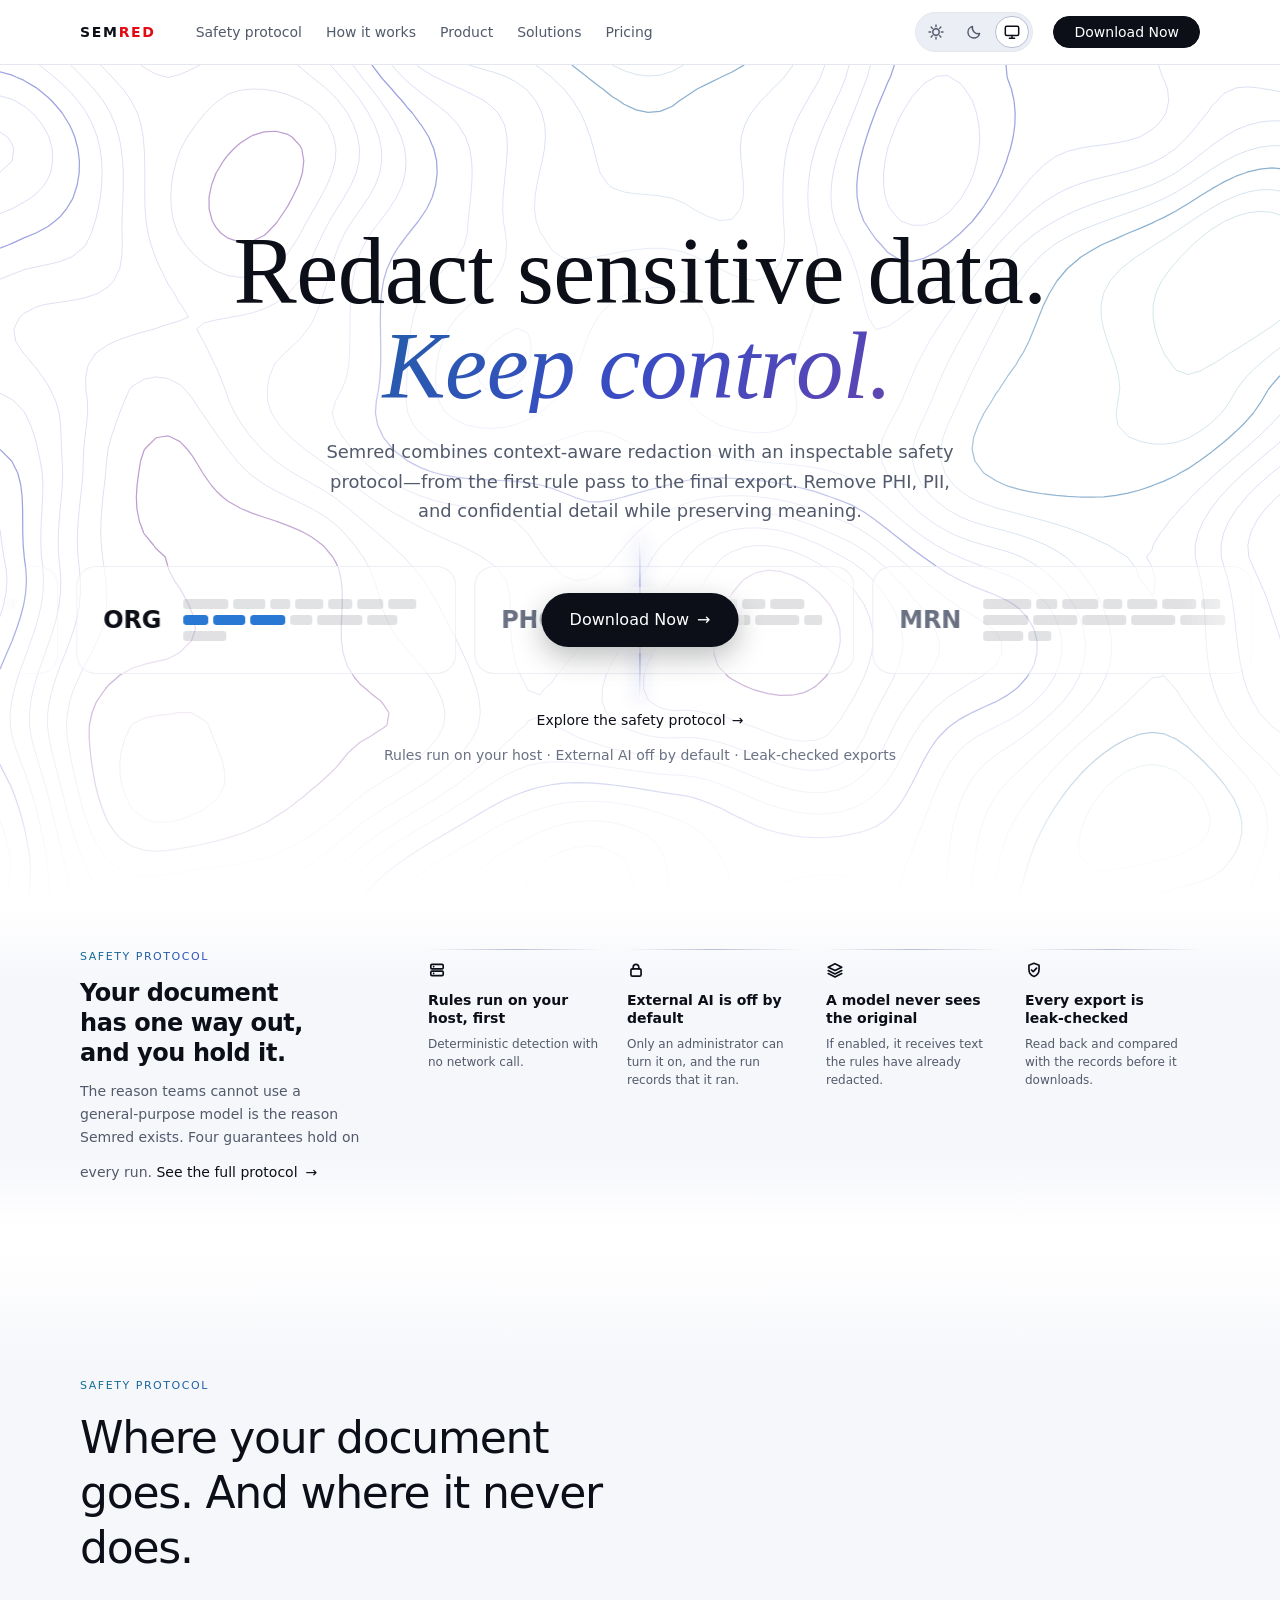
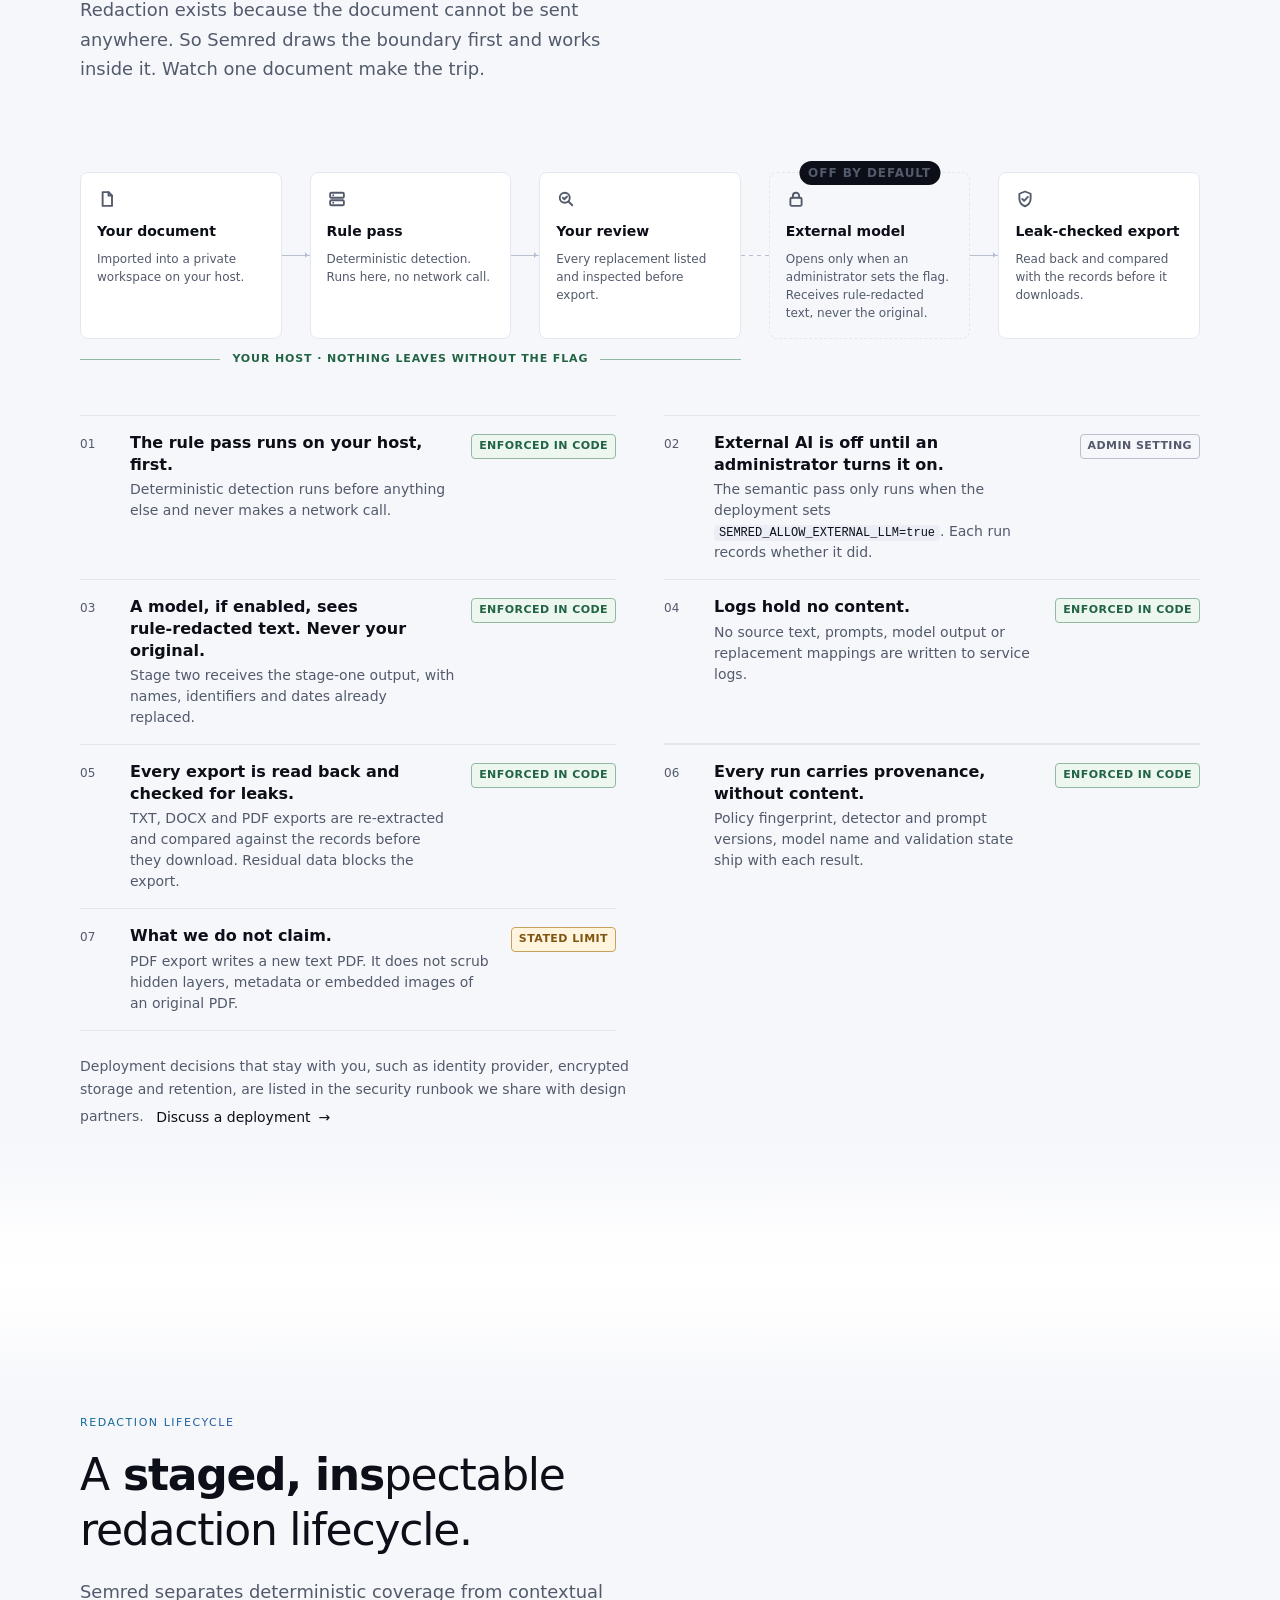
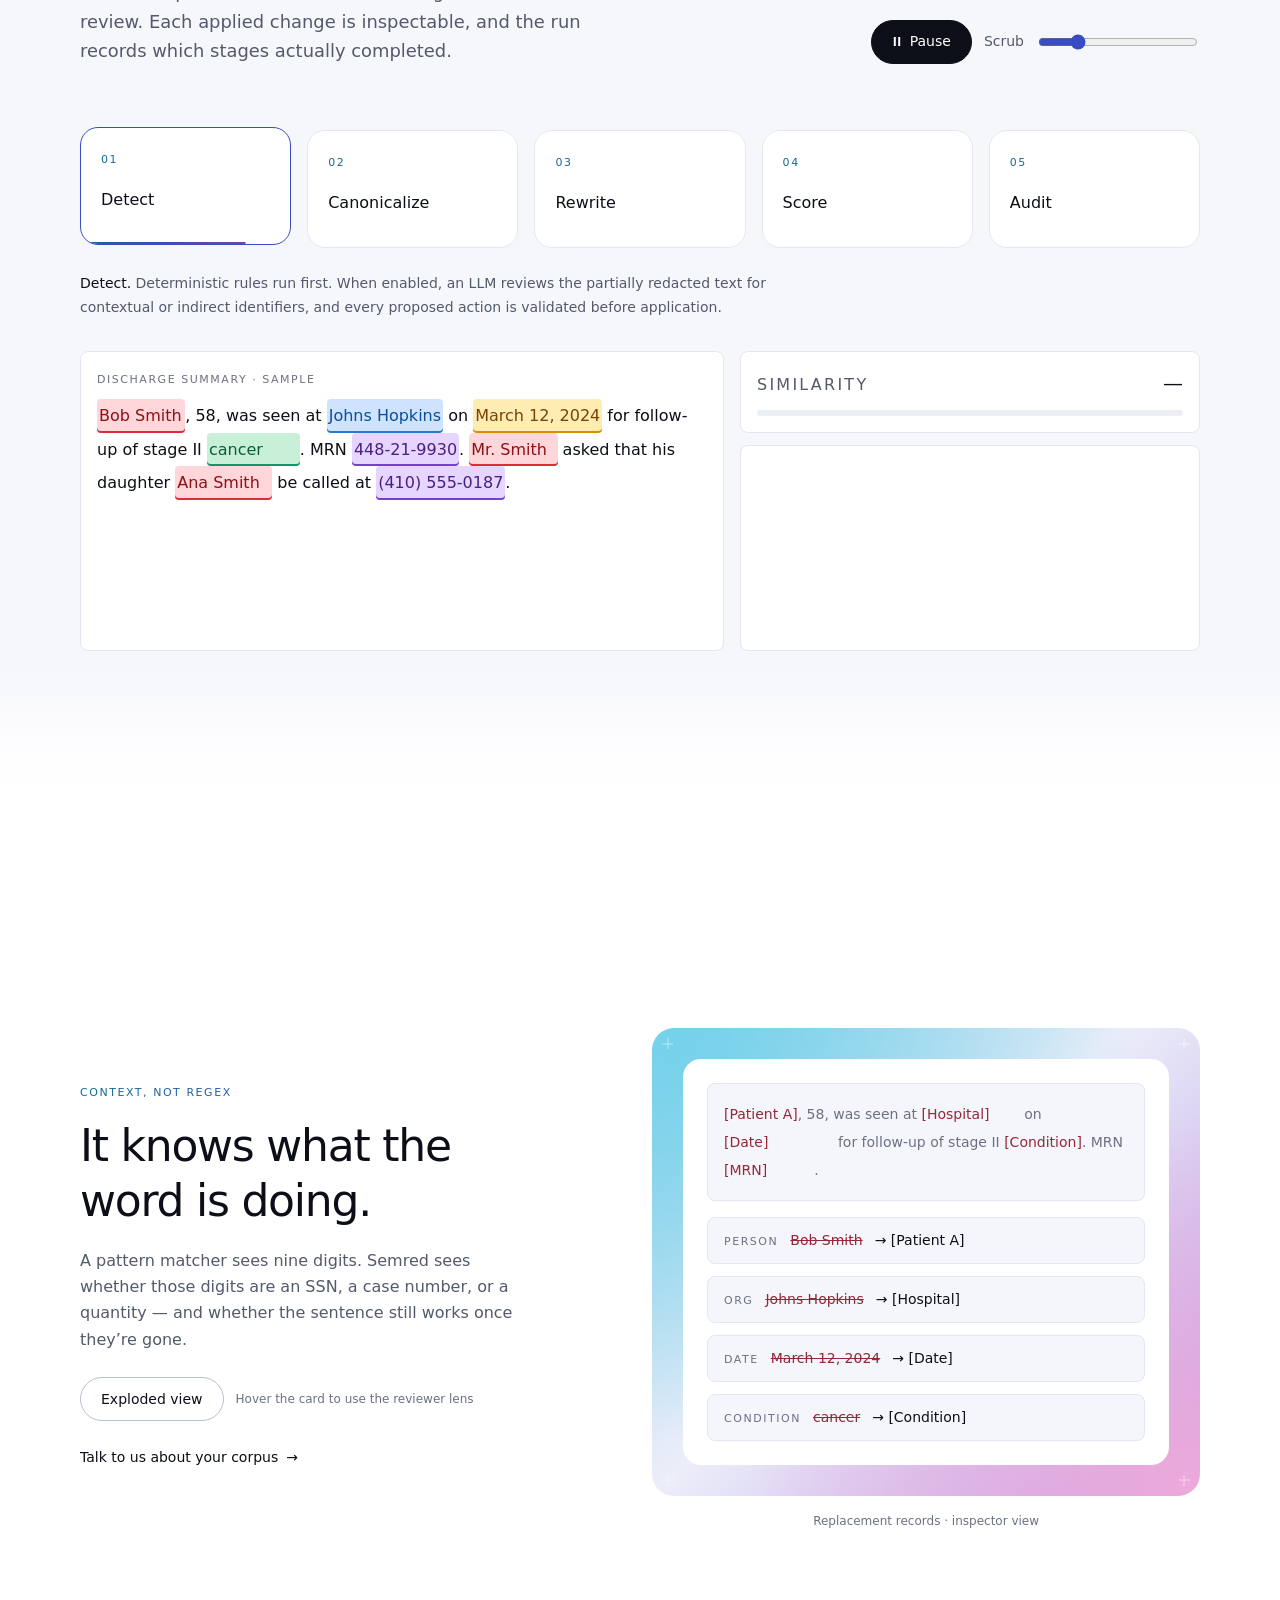
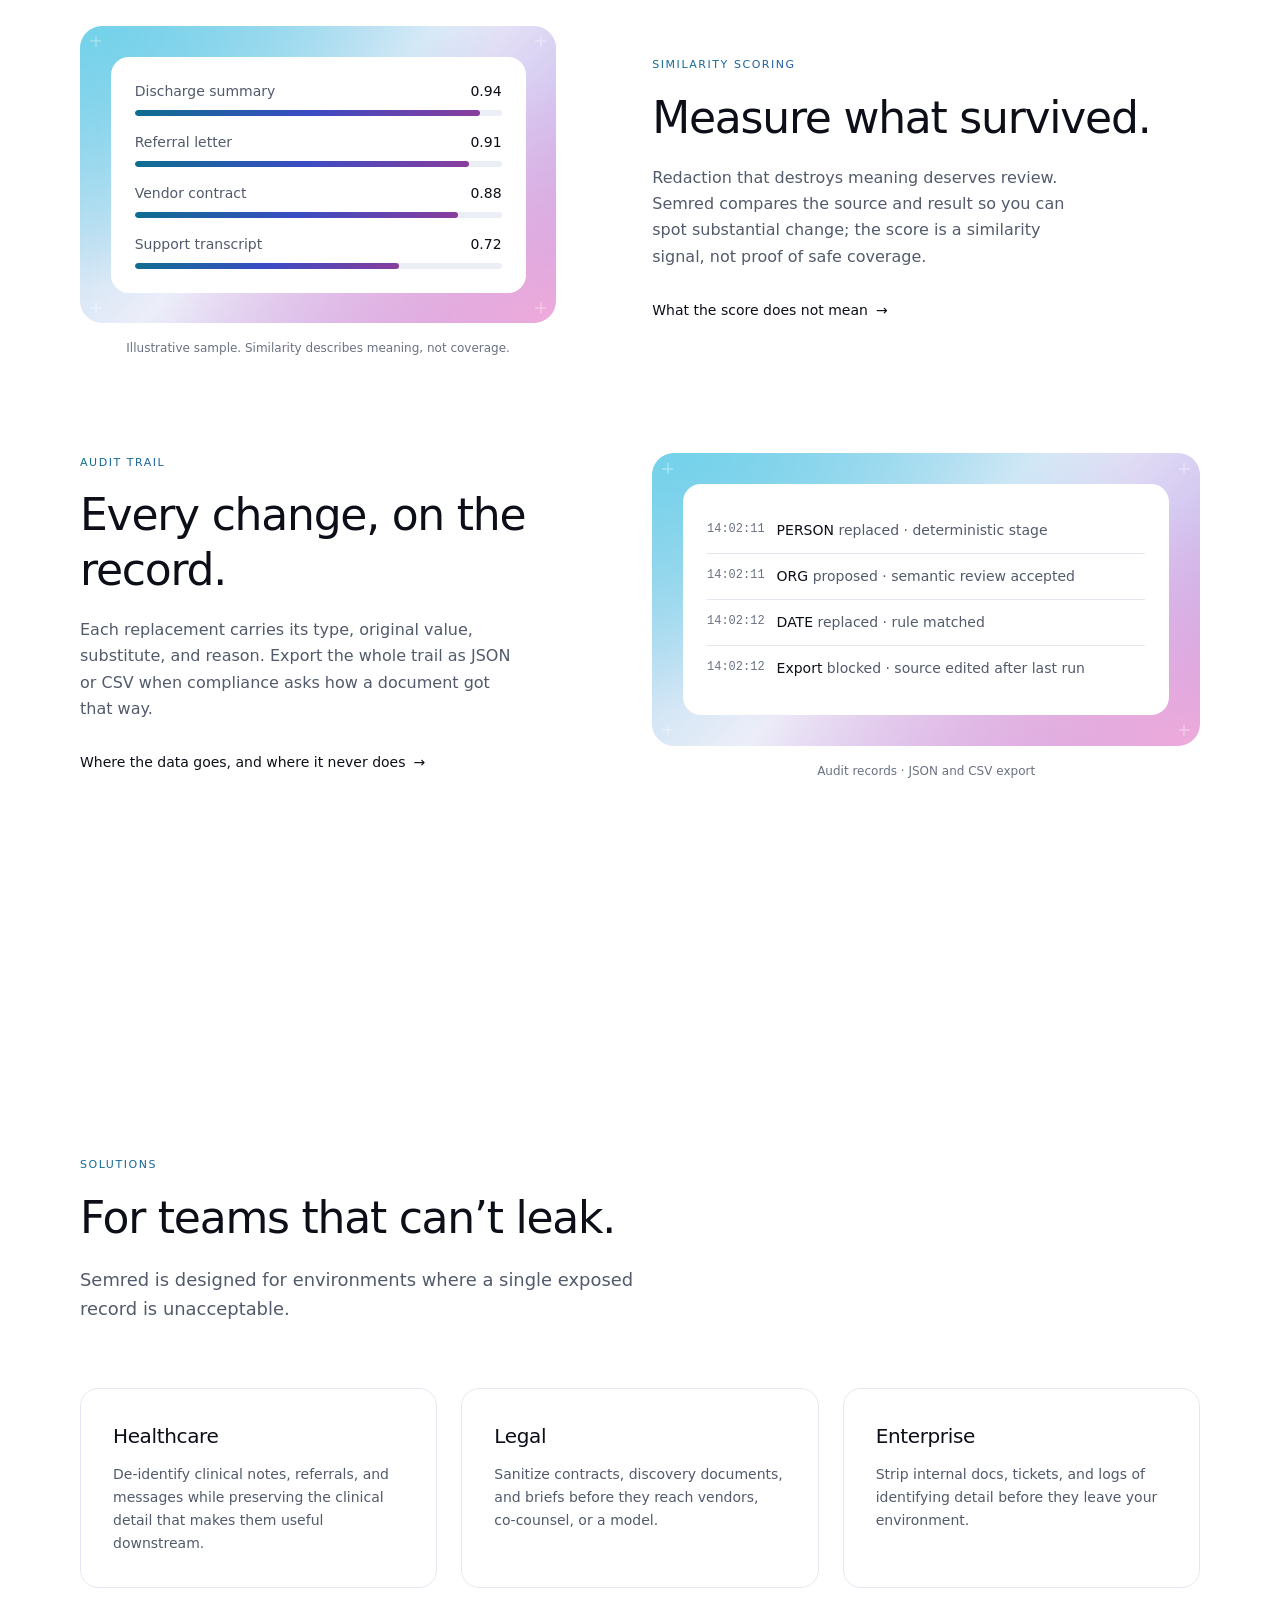
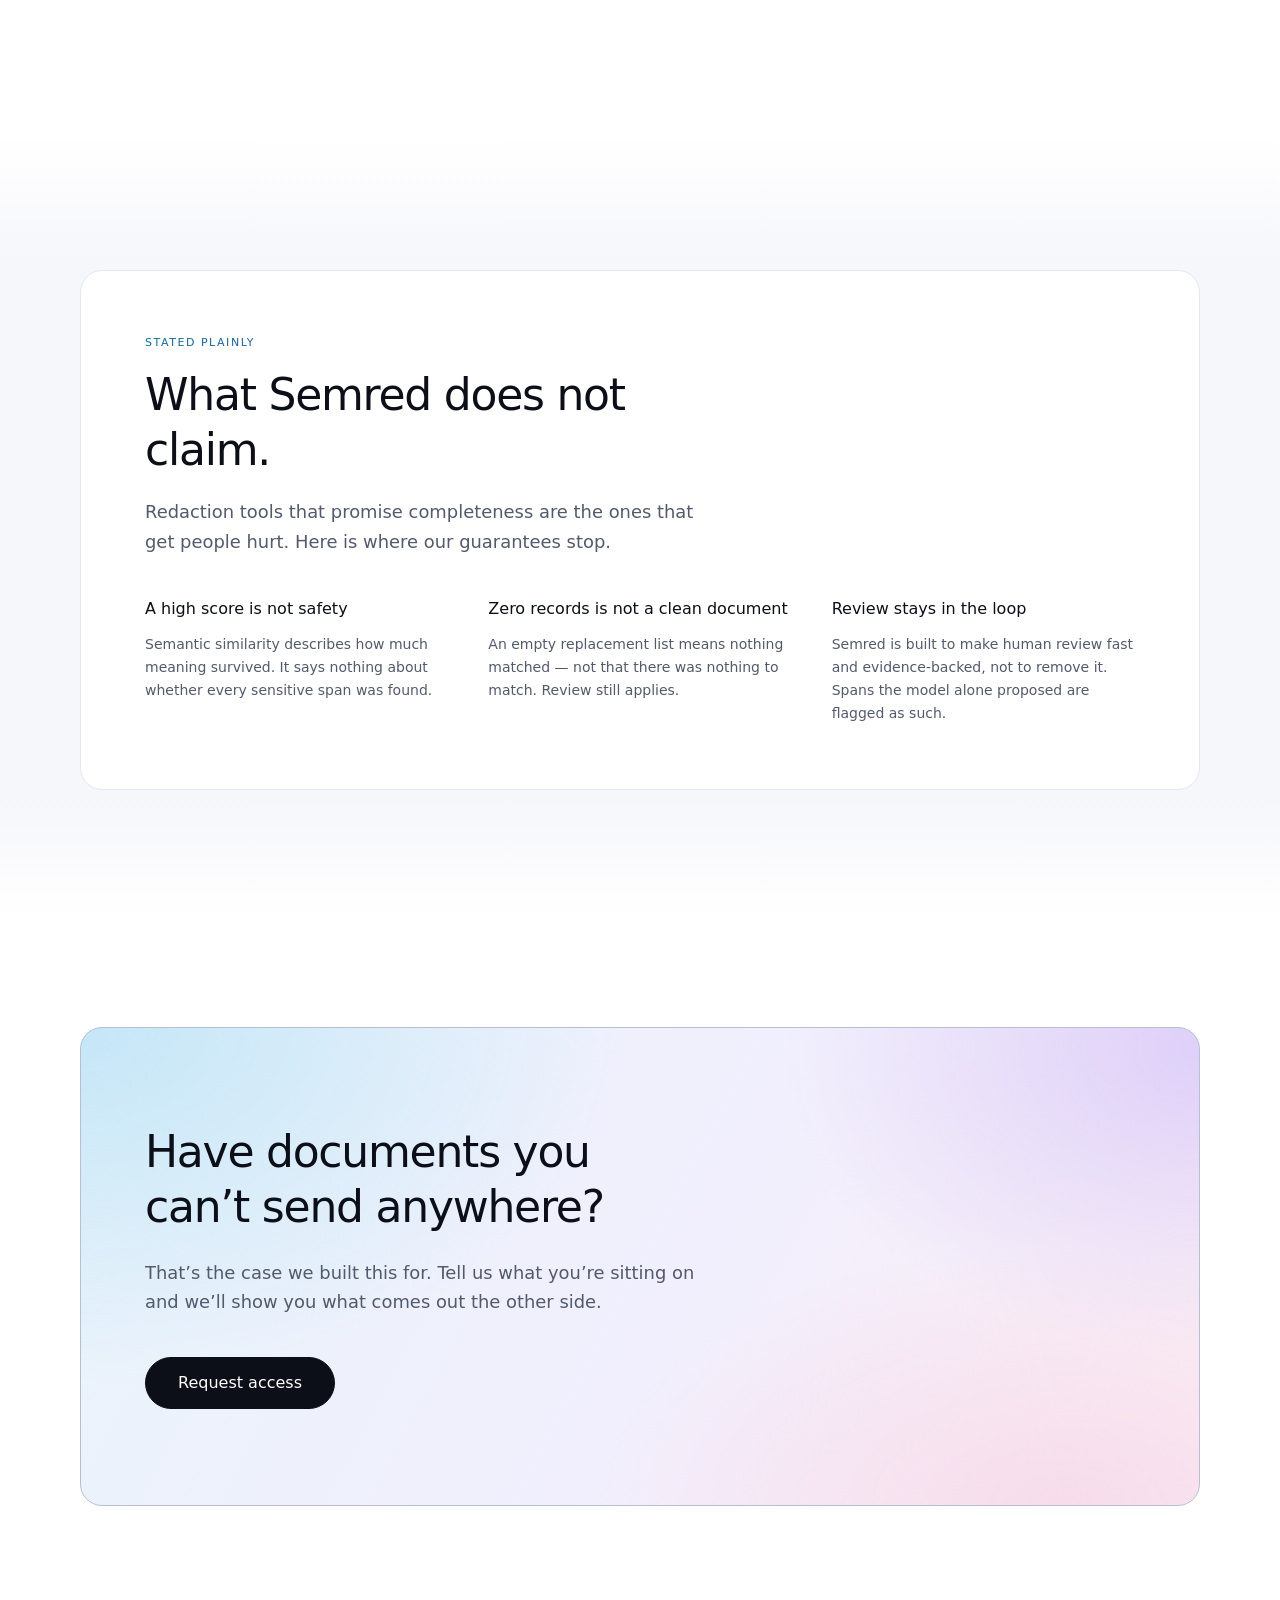
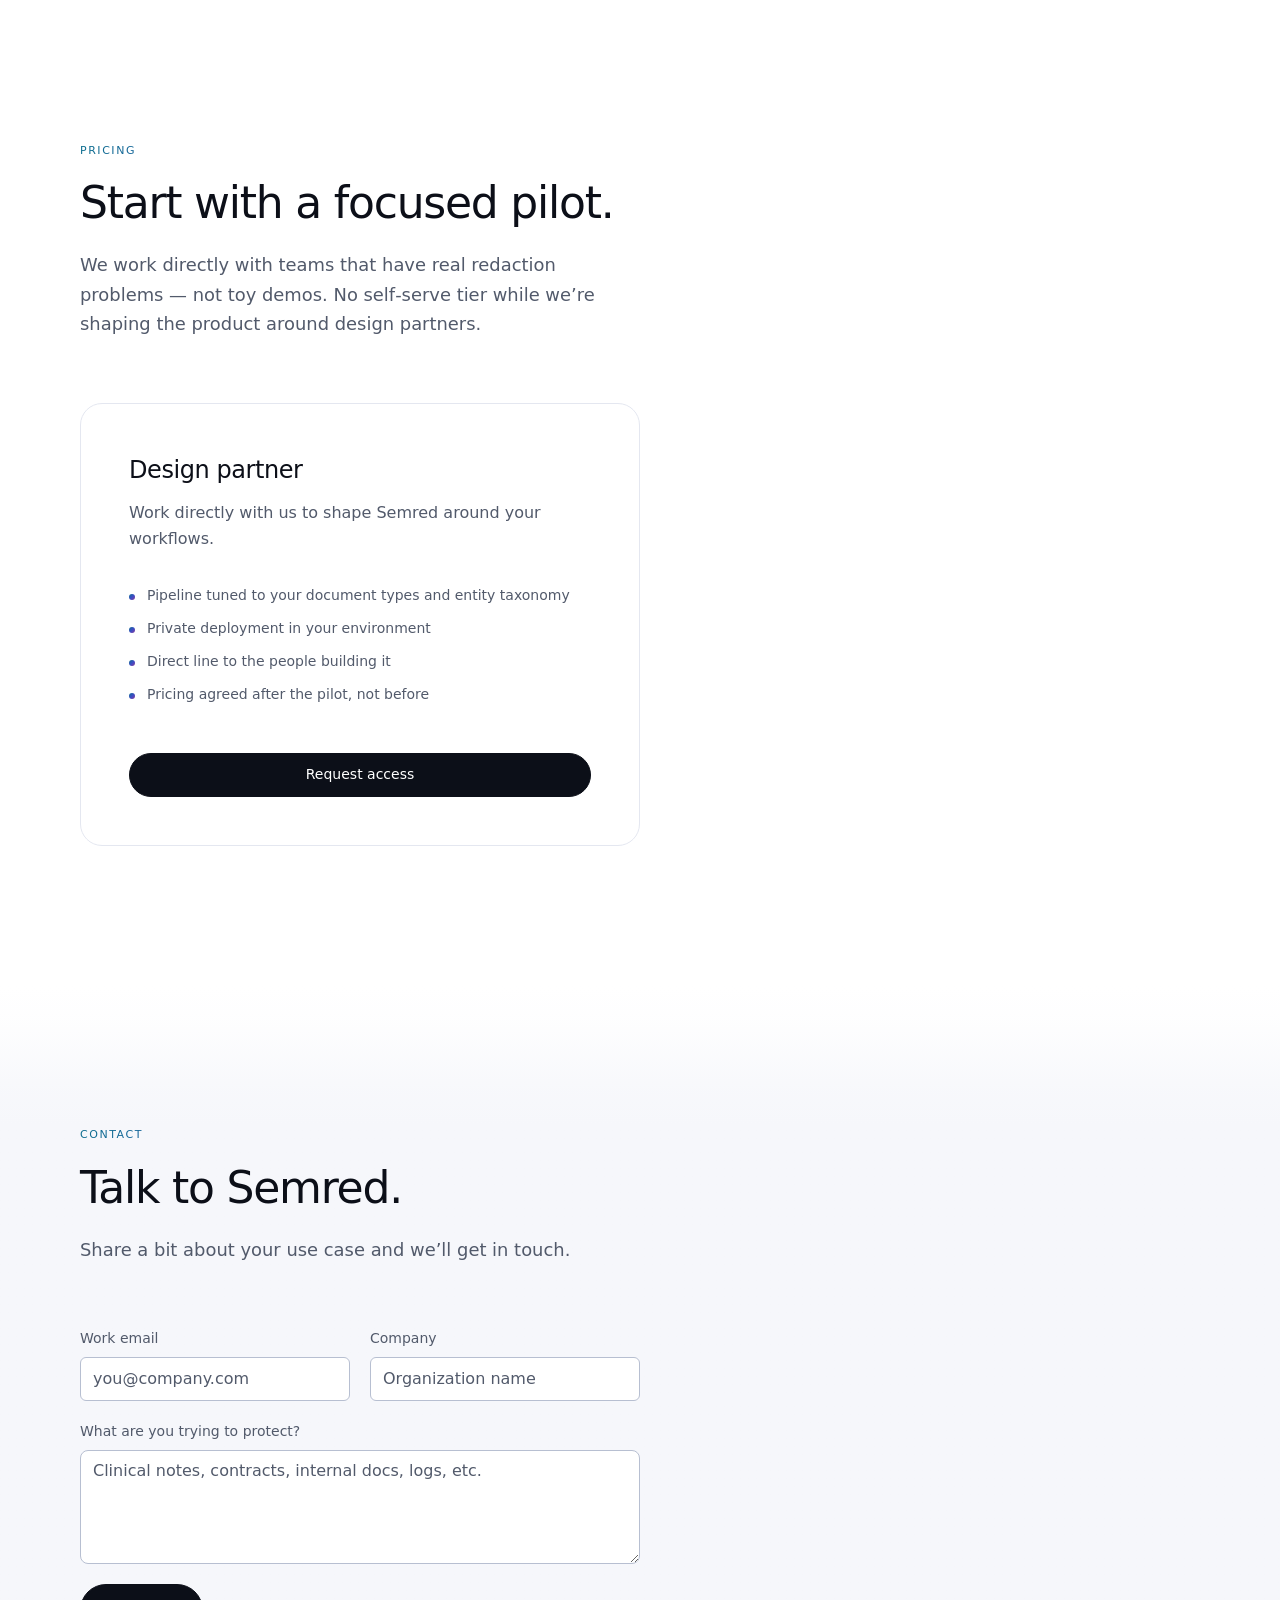
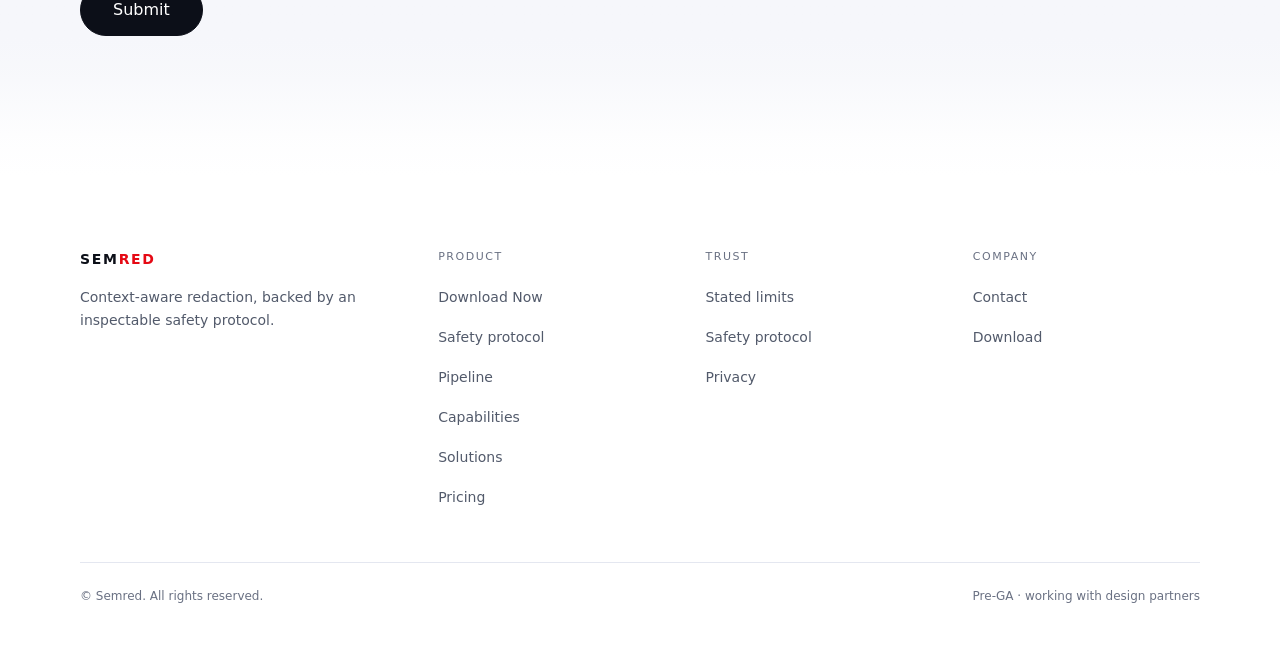
<file: index.html>
<!DOCTYPE html>
<html lang="en">
<head>
  <meta charset="UTF-8" />
  <title>Semred — Redaction with an Inspectable Safety Protocol</title>
  <meta name="viewport" content="width=device-width, initial-scale=1.0" />
  <script src="common.js?v=workspace-menu-3"></script>
  <script src="motion.js?v=motion-2" defer></script>
  <script src="hero-reveal.js?v=motion-2" defer></script>
  <script src="navigation.js?v=nav-4" defer></script>
  <script src="scroll-reveal.js?v=motion-2" defer></script>
  <script src="hero-contour.js?v=contour-1" defer></script>
  <script src="pipeline-player.js?v=motion-3" defer></script>
  <script src="feature-glass.js?v=motion-2" defer></script>
  <script src="protocol.js?v=protocol-2" defer></script>
  <link href="app.css?v=contour-2" rel="stylesheet" />
  <link href="styles.css?v=contour-2" rel="stylesheet" />
  <link href="motion.css?v=contour-1" rel="stylesheet" />
</head>
<body class="mkt">
  <!-- NAV -->
  <header class="nav">
    <div class="nav-inner">
      <div class="nav-left">
        <div class="logo">
          <span class="logo-sem">SEM</span><span class="logo-red">RED</span>
        </div>
        <button type="button" class="nav-toggle" aria-expanded="false" aria-controls="primaryNav navTheme" aria-label="Open navigation">
          <svg viewBox="0 0 24 24" width="20" height="20" fill="none" stroke="currentColor" stroke-width="1.5" stroke-linecap="round" aria-hidden="true">
            <path class="nav-menu-icon" d="M4 8h16M4 16h16" />
            <path class="nav-close-icon" d="m6 6 12 12M6 18 18 6" />
          </svg>
        </button>
        <!-- One link per main section, in page order, so buyers can jump straight
             to the part they came for. Below 1080px these fold into the menu. -->
        <nav class="nav-links" id="primaryNav" aria-label="Primary navigation">
          <a href="#security">Safety protocol</a>
          <a href="#pipeline">How it works</a>
          <a href="#product">Product</a>
          <a href="#solutions">Solutions</a>
          <a href="#pricing">Pricing</a>
        </nav>
      </div>
      <div class="nav-right">
        <div class="theme-switch" id="navTheme" data-theme-switch aria-label="Theme"></div>
        <a href="access/" class="nav-cta">Download Now</a>
      </div>
    </div>
  </header>

  <main>
    <!-- HERO. A centred headline over a live topographic field; the ticker below
         carries entity cards through the Download Now button, which redacts them
         as they pass. hero-contour.js draws both; the served HTML is complete
         without it. -->
    <section class="hero" aria-labelledby="heroTitle">
      <canvas class="hero-contour" aria-hidden="true"></canvas>
      <div class="shell hero-content">
        <h1 id="heroTitle">
          <span class="hero-line">Redact sensitive data.</span>
          <span class="hero-line gradient-text">Keep control.</span>
        </h1>
        <p class="hero-subtitle">
          Semred combines context-aware redaction with an inspectable safety protocol—from the first rule pass to the final export. Remove PHI, PII, and confidential detail while preserving meaning.
        </p>
      </div>
      <div class="hero-ticker" data-hero-ticker>
        <div class="hero-ticker-mask" aria-hidden="true"><div class="hero-ticker-track"></div></div>
        <span class="hero-gate" aria-hidden="true"></span>
        <a href="access/" class="hero-cta">Download Now <span class="hero-cta-arrow" aria-hidden="true">→</span></a>
      </div>
      <div class="shell hero-below">
        <a href="#security" class="hero-link">Explore the safety protocol <span class="hero-link-arrow" aria-hidden="true">→</span></a>
        <p class="hero-footnote">Rules run on your host · External AI off by default · Leak-checked exports</p>
      </div>
    </section>

    <!-- SAFETY PROTOCOL · promise strip. Four guarantees, each one enforced by the
         service today; the same External AI badge appears in the workspace header. -->
    <section class="strip promise" id="promise" aria-labelledby="promiseTitle">
      <div class="shell promise-grid">
        <div class="promise-lead" data-scroll-reveal="single">
          <span class="eyebrow eyebrow-accent">Safety protocol</span>
          <h2 id="promiseTitle">Your document has one way out, and you hold it.</h2>
          <p>The reason teams cannot use a general‑purpose model is the reason Semred exists. Four guarantees hold on every run. <a href="#security" class="arrow-link">See the full protocol</a></p>
        </div>
        <ul class="promise-list" data-scroll-reveal="stagger" style="--reveal-delay: 80ms">
          <li>
            <svg class="promise-icon" viewBox="0 0 16 16" aria-hidden="true"><rect x="2.5" y="3" width="11" height="4" rx="1"/><rect x="2.5" y="9" width="11" height="4" rx="1"/><path d="M5 5h.01M5 11h.01"/></svg>
            <b>Rules run on your host, first</b>
            <span>Deterministic detection with no network call.</span>
          </li>
          <li>
            <svg class="promise-icon" viewBox="0 0 16 16" aria-hidden="true"><rect x="3.5" y="7" width="9" height="6.5" rx="1.2"/><path d="M5.5 7V5.5a2.5 2.5 0 0 1 5 0V7"/></svg>
            <b>External AI is off by default</b>
            <span>Only an administrator can turn it on, and the run records that it ran.</span>
          </li>
          <li>
            <svg class="promise-icon" viewBox="0 0 16 16" aria-hidden="true"><path d="m8 2.5 6 3-6 3-6-3z"/><path d="m2 8.5 6 3 6-3M2 11.2l6 3 6-3"/></svg>
            <b>A model never sees the original</b>
            <span>If enabled, it receives text the rules have already redacted.</span>
          </li>
          <li>
            <svg class="promise-icon" viewBox="0 0 16 16" aria-hidden="true"><path d="M8 2l4.5 1.8v3.7c0 2.9-1.9 5.3-4.5 6.3-2.6-1-4.5-3.4-4.5-6.3V3.8z"/><path d="m5.8 8 1.5 1.5 3-3.2"/></svg>
            <b>Every export is leak‑checked</b>
            <span>Read back and compared with the records before it downloads.</span>
          </li>
        </ul>
      </div>
    </section>

    <!-- SAFETY PROTOCOL · boundary map and clauses. Every clause is enforced by the
         service as shipped (see docs/SECURITY_OPERATIONS.md); protocol.js only animates. -->
    <section id="security" class="section section-raised protocol">
      <div class="shell">
        <div class="section-header" data-scroll-reveal="single">
          <span class="eyebrow eyebrow-accent">Safety protocol</span>
          <h2>Where your document goes. And where it never does.</h2>
          <p>Redaction exists because the document cannot be sent anywhere. So Semred draws the boundary first and works inside it. Watch one document make the trip.</p>
        </div>
        <div class="boundary-map" id="boundaryMap" data-scroll-reveal="single">
          <!-- The page that rides the map while it is on screen: redacted at the rule
               pass, checked at review, turned away by the gate, sealed at export.
               protocol.js only starts and stops it; with motion off it never appears. -->
          <div class="boundary-flight" aria-hidden="true">
            <div class="boundary-page">
              <i class="w80"></i><i class="sp w60" data-cat="person"></i><i class="w70"></i><i class="sp w45" data-cat="temporal"></i><i class="w80"></i><i class="sp w35" data-cat="ident"></i><i class="w60"></i>
              <span class="boundary-tick"><svg viewBox="0 0 16 16"><path d="m3.5 8.5 3 3 6-7"/></svg></span>
              <span class="boundary-seal"><svg viewBox="0 0 16 16"><path d="M8 2l4.5 1.8v3.7c0 2.9-1.9 5.3-4.5 6.3-2.6-1-4.5-3.4-4.5-6.3V3.8z"/><path d="m5.8 8 1.5 1.5 3-3.2"/></svg></span>
            </div>
          </div>
          <ol class="boundary-flow">
            <li class="boundary-node is-host n1">
              <svg class="boundary-icon" viewBox="0 0 16 16" aria-hidden="true"><path d="M4.5 2.5h4.8l2.7 2.7v8.3h-7.5z"/><path d="M9.2 2.6v2.7h2.7"/></svg>
              <b>Your document</b><span>Imported into a private workspace on your host.</span>
            </li>
            <li class="boundary-conn" aria-hidden="true"></li>
            <li class="boundary-node is-host n2">
              <svg class="boundary-icon" viewBox="0 0 16 16" aria-hidden="true"><rect x="2.5" y="3" width="11" height="4" rx="1"/><rect x="2.5" y="9" width="11" height="4" rx="1"/><path d="M5 5h.01M5 11h.01"/></svg>
              <b>Rule pass</b><span>Deterministic detection. Runs here, no network call.</span>
            </li>
            <li class="boundary-conn" aria-hidden="true"></li>
            <li class="boundary-node is-host n3">
              <svg class="boundary-icon" viewBox="0 0 16 16" aria-hidden="true"><circle cx="7" cy="7" r="4"/><path d="m10 10 3 3M5.5 7 6.7 8.2 8.8 6"/></svg>
              <b>Your review</b><span>Every replacement listed and inspected before export.</span>
            </li>
            <li class="boundary-conn is-cut" aria-hidden="true"></li>
            <li class="boundary-node is-gate n4">
              <span class="boundary-lock">Off by default</span>
              <svg class="boundary-icon" viewBox="0 0 16 16" aria-hidden="true"><rect x="3.5" y="7" width="9" height="6.5" rx="1.2"/><path d="M5.5 7V5.5a2.5 2.5 0 0 1 5 0V7"/></svg>
              <b>External model</b><span>Opens only when an administrator sets the flag. Receives rule‑redacted text, never the original.</span>
              <span class="boundary-door" aria-hidden="true"></span><span class="boundary-door-label" aria-hidden="true">Closed</span><span class="boundary-ring" aria-hidden="true"></span>
            </li>
            <li class="boundary-conn" aria-hidden="true"></li>
            <li class="boundary-node is-host n5">
              <svg class="boundary-icon" viewBox="0 0 16 16" aria-hidden="true"><path d="M8 2l4.5 1.8v3.7c0 2.9-1.9 5.3-4.5 6.3-2.6-1-4.5-3.4-4.5-6.3V3.8z"/><path d="m5.8 8 1.5 1.5 3-3.2"/></svg>
              <b>Leak‑checked export</b><span>Read back and compared with the records before it downloads.</span>
            </li>
          </ol>
          <p class="boundary-host">Your host · nothing leaves without the flag</p>
        </div>
        <ol class="clauses" data-scroll-reveal="stagger" style="--reveal-delay: 80ms">
          <li class="clause"><span class="clause-n">01</span><div><b>The rule pass runs on your host, first.</b><p>Deterministic detection runs before anything else and never makes a network call.</p></div><span class="clause-tag is-code">Enforced in code</span></li>
          <li class="clause"><span class="clause-n">02</span><div><b>External AI is off until an administrator turns it on.</b><p>The semantic pass only runs when the deployment sets <code>SEMRED_ALLOW_EXTERNAL_LLM=true</code>. Each run records whether it did.</p></div><span class="clause-tag is-config">Admin setting</span></li>
          <li class="clause"><span class="clause-n">03</span><div><b>A model, if enabled, sees rule‑redacted text. Never your original.</b><p>Stage two receives the stage‑one output, with names, identifiers and dates already replaced.</p></div><span class="clause-tag is-code">Enforced in code</span></li>
          <li class="clause"><span class="clause-n">04</span><div><b>Logs hold no content.</b><p>No source text, prompts, model output or replacement mappings are written to service logs.</p></div><span class="clause-tag is-code">Enforced in code</span></li>
          <li class="clause"><span class="clause-n">05</span><div><b>Every export is read back and checked for leaks.</b><p>TXT, DOCX and PDF exports are re‑extracted and compared against the records before they download. Residual data blocks the export.</p></div><span class="clause-tag is-code">Enforced in code</span></li>
          <li class="clause"><span class="clause-n">06</span><div><b>Every run carries provenance, without content.</b><p>Policy fingerprint, detector and prompt versions, model name and validation state ship with each result.</p></div><span class="clause-tag is-code">Enforced in code</span></li>
          <li class="clause"><span class="clause-n">07</span><div><b>What we do not claim.</b><p>PDF export writes a new text PDF. It does not scrub hidden layers, metadata or embedded images of an original PDF.</p></div><span class="clause-tag is-limit">Stated limit</span></li>
        </ol>
        <p class="clauses-foot">Deployment decisions that stay with you, such as identity provider, encrypted storage and retention, are listed in the security runbook we share with design partners. <a href="#contact" class="arrow-link">Discuss a deployment</a></p>
      </div>
    </section>

    <!-- PIPELINE -->
    <section id="pipeline" class="section section-raised">
      <div class="shell">
        <div class="pipeline-intro">
          <div class="section-header" data-scroll-reveal="single">
            <span class="eyebrow eyebrow-accent">Redaction lifecycle</span>
            <h2>A staged, inspectable redaction lifecycle.</h2>
            <p>Semred separates deterministic coverage from contextual review. Each applied change is inspectable, and the run records which stages actually completed.</p>
          </div>
          <!-- Shown by pipeline-player.js when motion is on. The section never
               moves with scroll; only these controls play the walkthrough. -->
          <div class="player-controls" id="pipelinePlayer" hidden>
            <button type="button" class="btn-primary player-play" id="pipelinePlay" aria-pressed="false">
              <svg class="player-play-icon" viewBox="0 0 10 11" aria-hidden="true">
                <path class="icon-play" d="M1 1.2v8.6a.6.6 0 0 0 .9.5l7.3-4.3a.6.6 0 0 0 0-1L1.9.7A.6.6 0 0 0 1 1.2z" />
                <path class="icon-pause" d="M1.8 1h2v9h-2zM6.2 1h2v9h-2z" />
              </svg>
              <span class="player-play-label">Play</span>
            </button>
            <label for="pipelineScrub">Scrub</label>
            <input type="range" id="pipelineScrub" min="0" max="1000" value="0" />
            <div class="player-tip" id="pipelineTip" role="status" hidden>
              <span class="player-tip-dot" aria-hidden="true"></span>
              <span>Press Play to see the other four stages · 7s</span>
              <button type="button" class="player-tip-close" id="pipelineTipClose" aria-label="Dismiss tip">×</button>
            </div>
          </div>
        </div>
        <div class="pipeline" data-scroll-reveal="stagger" style="--reveal-delay: 80ms">
          <article class="stage">
            <h3>Detect</h3>
            <p>Deterministic rules run first. When enabled, an LLM reviews the partially redacted text for contextual or indirect identifiers, and every proposed action is validated before application.</p>
          </article>
          <article class="stage">
            <h3>Canonicalize</h3>
            <p>Overlapping and duplicate spans are normalized within each stage, with stable labels and conservative conflict handling before that stage rewrites text.</p>
          </article>
          <article class="stage">
            <h3>Rewrite</h3>
            <p>Accepted spans are replaced locally with stable placeholders. Unchanged source text is preserved rather than silently regenerated.</p>
          </article>
          <article class="stage">
            <h3>Score</h3>
            <p>A similarity score compares the source and result. Embeddings are used when enabled and available; otherwise a deterministic lexical fallback is used. It is not a safety or coverage score.</p>
          </article>
          <article class="stage">
            <h3>Audit</h3>
            <p>Every applied replacement records its type, source value, replacement, stage, and review metadata. Audit trails can be exported as JSON or CSV.</p>
          </article>
        </div>
      </div>
    </section>

    <!-- FEATURE ROWS -->
    <section id="product" class="section">
      <div class="shell">

        <div class="feature" data-scroll-reveal="single">
          <div class="feature-text">
            <span class="eyebrow eyebrow-accent">Context, not regex</span>
            <h2>It knows what the word is doing.</h2>
            <p>A pattern matcher sees nine digits. Semred sees whether those digits are an SSN, a case number, or a quantity — and whether the sentence still works once they’re gone.</p>
            <a href="#contact" class="arrow-link">Talk to us about your corpus</a>
          </div>
          <div class="feature-media">
            <div class="frame">
              <span class="frame-corner frame-corner-tl" aria-hidden="true"></span>
              <span class="frame-corner frame-corner-tr" aria-hidden="true"></span>
              <span class="frame-corner frame-corner-bl" aria-hidden="true"></span>
              <span class="frame-corner frame-corner-br" aria-hidden="true"></span>
              <div class="frame-inner">
                <ul class="demo-list">
                  <li class="demo-row">
                    <span class="demo-type">Person</span>
                    <span class="demo-from">Bob Smith</span>
                    <span class="demo-to">→ [Patient A]</span>
                  </li>
                  <li class="demo-row">
                    <span class="demo-type">Org</span>
                    <span class="demo-from">Johns Hopkins</span>
                    <span class="demo-to">→ [Hospital]</span>
                  </li>
                  <li class="demo-row">
                    <span class="demo-type">Date</span>
                    <span class="demo-from">March 12, 2024</span>
                    <span class="demo-to">→ [Date]</span>
                  </li>
                  <li class="demo-row">
                    <span class="demo-type">Condition</span>
                    <span class="demo-from">cancer</span>
                    <span class="demo-to">→ [Condition]</span>
                  </li>
                </ul>
              </div>
            </div>
            <p class="frame-caption">Replacement records · inspector view</p>
          </div>
        </div>

        <div class="feature feature-reverse" data-scroll-reveal="single">
          <div class="feature-text">
            <span class="eyebrow eyebrow-accent">Similarity scoring</span>
            <h2>Measure what survived.</h2>
            <p>Redaction that destroys meaning deserves review. Semred compares the source and result so you can spot substantial change; the score is a similarity signal, not proof of safe coverage.</p>
            <a href="#limits" class="arrow-link">What the score does not mean</a>
          </div>
          <div class="feature-media">
            <div class="frame">
              <span class="frame-corner frame-corner-tl" aria-hidden="true"></span>
              <span class="frame-corner frame-corner-tr" aria-hidden="true"></span>
              <span class="frame-corner frame-corner-bl" aria-hidden="true"></span>
              <span class="frame-corner frame-corner-br" aria-hidden="true"></span>
              <div class="frame-inner">
                <div class="demo-meter">
                  <div class="meter-row">
                    <div class="meter-head"><span>Discharge summary</span><b>0.94</b></div>
                    <div class="meter-track"><div class="meter-fill" style="width: 94%"></div></div>
                  </div>
                  <div class="meter-row">
                    <div class="meter-head"><span>Referral letter</span><b>0.91</b></div>
                    <div class="meter-track"><div class="meter-fill" style="width: 91%"></div></div>
                  </div>
                  <div class="meter-row">
                    <div class="meter-head"><span>Vendor contract</span><b>0.88</b></div>
                    <div class="meter-track"><div class="meter-fill" style="width: 88%"></div></div>
                  </div>
                  <div class="meter-row">
                    <div class="meter-head"><span>Support transcript</span><b>0.72</b></div>
                    <div class="meter-track"><div class="meter-fill" style="width: 72%"></div></div>
                  </div>
                </div>
              </div>
            </div>
            <p class="frame-caption">Illustrative sample. Similarity describes meaning, not coverage.</p>
          </div>
        </div>

        <div class="feature" data-scroll-reveal="single">
          <div class="feature-text">
            <span class="eyebrow eyebrow-accent">Audit trail</span>
            <h2>Every change, on the record.</h2>
            <p>Each replacement carries its type, original value, substitute, and reason. Export the whole trail as JSON or CSV when compliance asks how a document got that way.</p>
            <a href="#security" class="arrow-link">Where the data goes, and where it never does</a>
          </div>
          <div class="feature-media">
            <div class="frame">
              <span class="frame-corner frame-corner-tl" aria-hidden="true"></span>
              <span class="frame-corner frame-corner-tr" aria-hidden="true"></span>
              <span class="frame-corner frame-corner-bl" aria-hidden="true"></span>
              <span class="frame-corner frame-corner-br" aria-hidden="true"></span>
              <div class="frame-inner">
                <div class="log-line">
                  <span class="log-time">14:02:11</span>
                  <span class="log-body"><b>PERSON</b> replaced · deterministic stage</span>
                </div>
                <div class="log-line">
                  <span class="log-time">14:02:11</span>
                  <span class="log-body"><b>ORG</b> proposed · semantic review accepted</span>
                </div>
                <div class="log-line">
                  <span class="log-time">14:02:12</span>
                  <span class="log-body"><b>DATE</b> replaced · rule matched</span>
                </div>
                <div class="log-line">
                  <span class="log-time">14:02:12</span>
                  <span class="log-body"><b>Export</b> blocked · source edited after last run</span>
                </div>
              </div>
            </div>
            <p class="frame-caption">Audit records · JSON and CSV export</p>
          </div>
        </div>
      </div>
    </section>

    <!-- SOLUTIONS -->
    <section id="solutions" class="section">
      <div class="shell">
        <div class="section-header" data-scroll-reveal="single">
          <span class="eyebrow eyebrow-accent">Solutions</span>
          <h2>For teams that can’t leak.</h2>
          <p>Semred is designed for environments where a single exposed record is unacceptable.</p>
        </div>
        <div class="solution-grid" data-scroll-reveal="stagger" style="--reveal-delay: 80ms">
          <article class="solution">
            <h3>Healthcare</h3>
            <p>De‑identify clinical notes, referrals, and messages while preserving the clinical detail that makes them useful downstream.</p>
          </article>
          <article class="solution">
            <h3>Legal</h3>
            <p>Sanitize contracts, discovery documents, and briefs before they reach vendors, co‑counsel, or a model.</p>
          </article>
          <article class="solution">
            <h3>Enterprise</h3>
            <p>Strip internal docs, tickets, and logs of identifying detail before they leave your environment.</p>
          </article>
        </div>
      </div>
    </section>

    <!-- LIMITS -->
    <section id="limits" class="section section-raised">
      <div class="shell">
        <div class="limits">
          <div class="section-header" style="margin-bottom: 0">
            <span class="eyebrow eyebrow-accent">Stated plainly</span>
            <h2>What Semred does not claim.</h2>
            <p>Redaction tools that promise completeness are the ones that get people hurt. Here is where our guarantees stop.</p>
          </div>
          <div class="limits-grid">
            <div>
              <h3>A high score is not safety</h3>
              <p>Semantic similarity describes how much meaning survived. It says nothing about whether every sensitive span was found.</p>
            </div>
            <div>
              <h3>Zero records is not a clean document</h3>
              <p>An empty replacement list means nothing matched — not that there was nothing to match. Review still applies.</p>
            </div>
            <div>
              <h3>Review stays in the loop</h3>
              <p>Semred is built to make human review fast and evidence‑backed, not to remove it. Spans the model alone proposed are flagged as such.</p>
            </div>
          </div>
        </div>
      </div>
    </section>

    <!-- CTA BAND -->
    <section class="section-tight">
      <div class="shell">
        <div class="cta-band" data-scroll-reveal="single">
          <h2>Have documents you can’t send anywhere?</h2>
          <p>That’s the case we built this for. Tell us what you’re sitting on and we’ll show you what comes out the other side.</p>
          <a href="#contact" class="btn-primary btn-lg">Request access</a>
        </div>
      </div>
    </section>

    <!-- PRICING -->
    <section id="pricing" class="section">
      <div class="shell">
        <div class="section-header" data-scroll-reveal="single">
          <span class="eyebrow eyebrow-accent">Pricing</span>
          <h2>Start with a focused pilot.</h2>
          <p>We work directly with teams that have real redaction problems — not toy demos. No self‑serve tier while we’re shaping the product around design partners.</p>
        </div>
        <div class="partner-card" data-scroll-reveal="single" style="--reveal-delay: 80ms">
          <h3>Design partner</h3>
          <p>Work directly with us to shape Semred around your workflows.</p>
          <ul class="list">
            <li><span>Pipeline tuned to your document types and entity taxonomy</span></li>
            <li><span>Private deployment in your environment</span></li>
            <li><span>Direct line to the people building it</span></li>
            <li><span>Pricing agreed after the pilot, not before</span></li>
          </ul>
          <a href="#contact" class="btn-primary btn-full">Request access</a>
        </div>
      </div>
    </section>

    <!-- CONTACT -->
    <section id="contact" class="section section-raised">
      <div class="shell">
        <div class="section-header" data-scroll-reveal="single">
          <span class="eyebrow eyebrow-accent">Contact</span>
          <h2>Talk to Semred.</h2>
          <p>Share a bit about your use case and we’ll get in touch.</p>
        </div>
        <form class="contact-form">
          <div class="form-row">
            <div class="form-field">
              <label for="contactEmail">Work email</label>
              <input id="contactEmail" type="email" placeholder="you@company.com" />
            </div>
            <div class="form-field">
              <label for="contactCompany">Company</label>
              <input id="contactCompany" type="text" placeholder="Organization name" />
            </div>
          </div>
          <div class="form-field">
            <label for="contactMessage">What are you trying to protect?</label>
            <textarea id="contactMessage" rows="4" placeholder="Clinical notes, contracts, internal docs, logs, etc."></textarea>
          </div>
          <button type="submit" class="btn-primary btn-lg">Submit</button>
        </form>
      </div>
    </section>
  </main>

  <!-- FOOTER -->
  <footer class="footer">
    <div class="shell">
      <div class="footer-grid">
        <div class="footer-brand">
          <div class="logo">
            <span class="logo-sem">SEM</span><span class="logo-red">RED</span>
          </div>
          <p>Context-aware redaction, backed by an inspectable safety protocol.</p>
        </div>
        <div class="footer-col">
          <h3>Product</h3>
          <ul>
            <li><a href="access/">Download Now</a></li>
            <li><a href="#security">Safety protocol</a></li>
            <li><a href="#pipeline">Pipeline</a></li>
            <li><a href="#product">Capabilities</a></li>
            <li><a href="#solutions">Solutions</a></li>
            <li><a href="#pricing">Pricing</a></li>
          </ul>
        </div>
        <div class="footer-col">
          <h3>Trust</h3>
          <ul>
            <li><a href="#limits">Stated limits</a></li>
            <li><a href="#security">Safety protocol</a></li>
            <li><a href="#">Privacy</a></li>
          </ul>
        </div>
        <div class="footer-col">
          <h3>Company</h3>
          <ul>
            <li><a href="#contact">Contact</a></li>
            <li><a href="access/">Download</a></li>
          </ul>
        </div>
      </div>
      <div class="footer-bottom">
        <span>© Semred. All rights reserved.</span>
        <span>Pre‑GA · working with design partners</span>
      </div>
    </div>
  </footer>
</body>
</html>
</file>
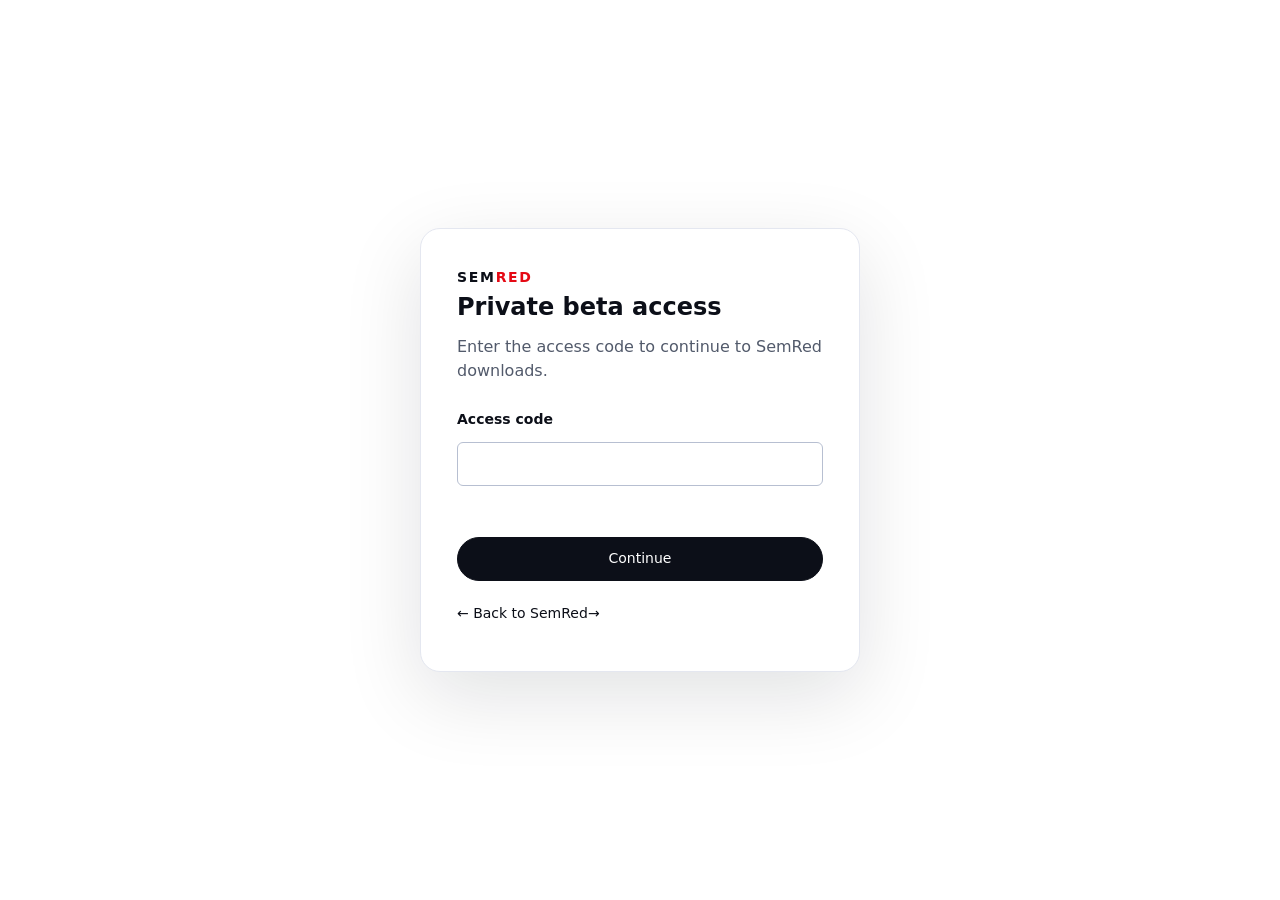
<file: access/index.html>
<!DOCTYPE html>
<html lang="en">
<head>
  <meta charset="UTF-8" />
  <meta name="viewport" content="width=device-width, initial-scale=1.0" />
  <meta name="color-scheme" content="light dark" />
  <title>SemRed beta access</title>
  <script src="access.js"></script>
  <link href="../app.css?v=contour-2" rel="stylesheet" />
  <link href="../styles.css?v=contour-2" rel="stylesheet" />
  <link href="../motion.css?v=contour-1" rel="stylesheet" />
  <style>
    .access-main { min-height: 100vh; display: grid; place-items: center; padding: 48px 24px; }
    .access-card { width: min(100%, 440px); padding: 36px; border: 1px solid var(--mkt-border); border-radius: 20px; background: var(--mkt-surface); box-shadow: 0 24px 80px rgba(12, 16, 28, .12); }
    .access-card .logo { margin-bottom: 28px; }
    .access-card h1 { margin: 0 0 10px; }
    .access-copy { margin: 0 0 26px; color: var(--mkt-text-muted); }
    .access-form { display: grid; gap: 12px; }
    .access-form label { font-weight: 600; }
    .access-form input { width: 100%; min-height: 48px; padding: 0 14px; border: 1px solid var(--mkt-border); border-radius: 10px; background: var(--mkt-bg); color: var(--mkt-text); font: inherit; letter-spacing: .16em; }
    .access-form button { width: 100%; margin-top: 6px; }
    .access-error { min-height: 1.4em; margin: 0; color: #c83b46; font-size: .92rem; }
    .access-back { display: inline-block; margin-top: 22px; }
    @media (max-width: 520px) { .access-card { padding: 28px 22px; } }
  </style>
</head>
<body class="mkt">
  <main class="access-main">
    <section class="access-card" aria-labelledby="accessTitle">
      <a class="logo" href="../" aria-label="SemRed home"><span class="logo-sem">SEM</span><span class="logo-red">RED</span></a>
      <h1 id="accessTitle">Private beta access</h1>
      <p class="access-copy">Enter the access code to continue to SemRed downloads.</p>
      <form id="accessCodeForm" class="access-form" method="post" action="#" novalidate>
        <label for="accessCode">Access code</label>
        <input id="accessCode" name="accessCode" type="password" inputmode="numeric" pattern="[0-9]{6}" minlength="6" maxlength="6" autocomplete="off" required aria-describedby="accessError" />
        <p id="accessError" class="access-error" role="status" aria-live="polite"></p>
        <button class="btn-primary" type="submit">Continue</button>
      </form>
      <a class="access-back arrow-link" href="../">← Back to SemRed</a>
    </section>
  </main>
</body>
</html>
</file>
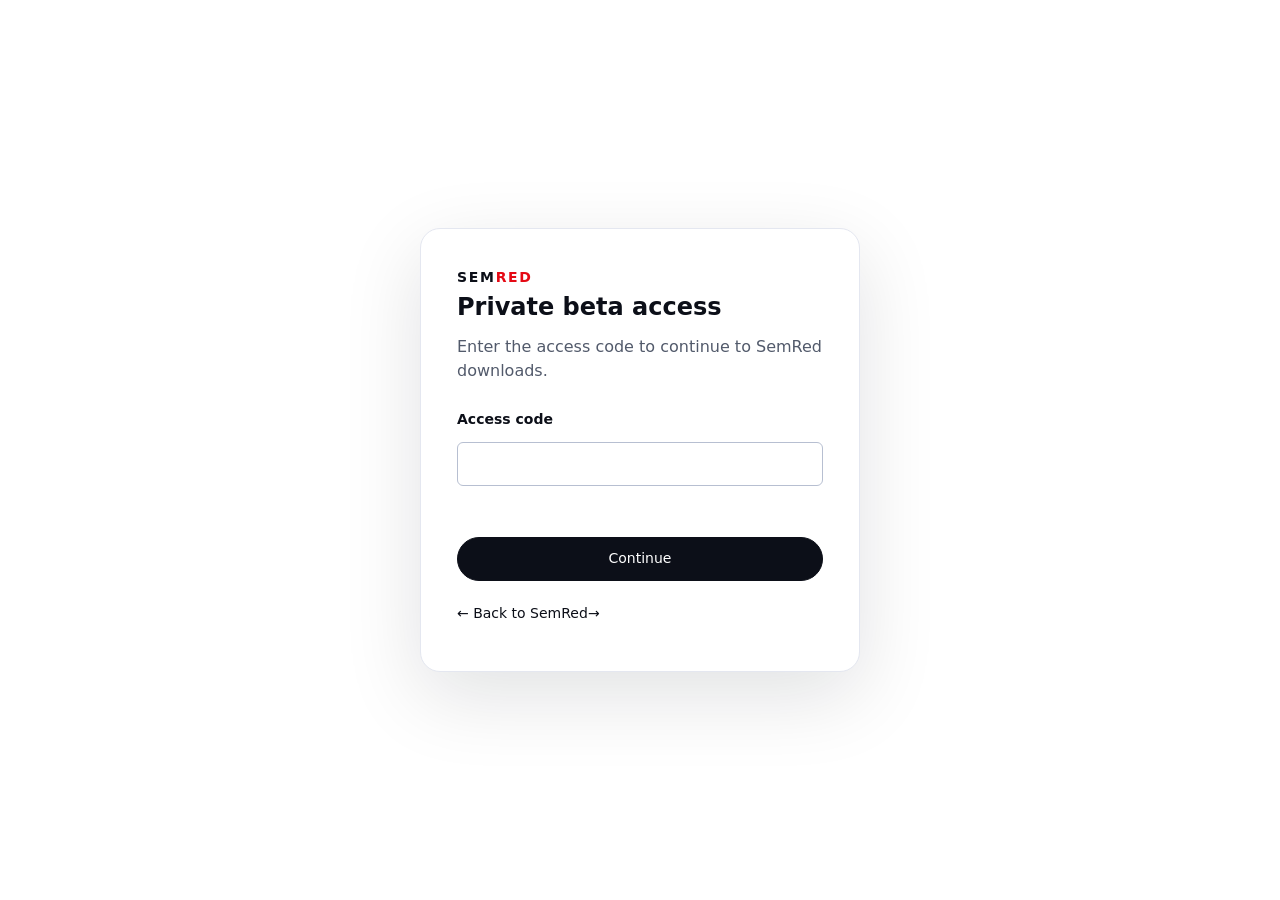
<file: download/index.html>
<!DOCTYPE html>
<html lang="en">
<head>
  <meta charset="UTF-8" />
  <meta name="viewport" content="width=device-width, initial-scale=1.0" />
  <meta name="color-scheme" content="light dark" />
  <title>Download SemRed</title>
  <script src="../access/access.js"></script>
  <link href="../app.css?v=contour-2" rel="stylesheet" />
  <link href="../styles.css?v=contour-2" rel="stylesheet" />
  <link href="../motion.css?v=contour-1" rel="stylesheet" />
  <style>
    .download-main { min-height: 100vh; display: grid; place-items: center; padding: 64px 24px; }
    .download-wrap { width: min(100%, 760px); }
    .download-heading { margin-bottom: 32px; }
    .download-heading h1 { margin: 10px 0 12px; }
    .download-heading p { max-width: 560px; color: var(--mkt-text-muted); }
    .download-options { display: grid; gap: 14px; }
    .download-option { display: flex; align-items: center; justify-content: space-between; gap: 24px; padding: 22px 24px; border: 1px solid var(--mkt-border); border-radius: 16px; background: var(--mkt-surface); }
    .download-option h2 { margin: 0 0 5px; font-size: 1.05rem; }
    .download-option p { margin: 0; color: var(--mkt-text-muted); font-size: .92rem; }
    .download-option .btn-primary { flex: 0 0 auto; }
    .download-option .btn-primary:disabled { opacity: .52; cursor: not-allowed; transform: none; }
    .download-back { display: inline-block; margin-top: 28px; }
    @media (max-width: 560px) { .download-option { align-items: flex-start; flex-direction: column; gap: 16px; } }
  </style>
</head>
<body class="mkt">
  <main class="download-main">
    <div class="download-wrap">
      <header class="download-heading">
        <span class="eyebrow eyebrow-accent">SemRed for desktop</span>
        <h1>Download SemRed</h1>
        <p>Choose your platform. Downloads will appear here when each release is ready.</p>
      </header>
      <section class="download-options" aria-label="Available platforms">
        <article class="download-option">
          <div>
            <h2>SemRed 0.1.0 Beta — Apple Silicon (M1 or newer)</h2>
            <p>macOS 14 Sonoma or newer · Approximately 3.68 GiB</p>
            <p>Unsigned and not notarized. macOS may require you to approve opening it in System Settings → Privacy &amp; Security.</p>
          </div>
          <a class="btn-primary" href="https://downloads.semred.com/SemRed-0.1.0-beta.1-macOS-arm64-UNSIGNED-BETA.dmg">Download for Mac</a>
        </article>
        <article class="download-option">
          <div><h2>Windows</h2></div>
          <span class="eyebrow">Coming soon</span>
        </article>
        <article class="download-option">
          <div><h2>Linux</h2></div>
          <span class="eyebrow">Coming soon</span>
        </article>
      </section>
      <a class="download-back arrow-link" href="../">← Back to SemRed</a>
    </div>
  </main>
</body>
</html>
</file>
<file: app.css>
/* Semred shared foundation. Color literals belong only in these two token blocks. */
:root {
  color-scheme: light;
  --color-bg: #f6f7fb;
  --color-surface: #ffffff;
  --color-surface-muted: #f1f2f8;
  --color-surface-hover: #e8ebf3;
  --color-text: #171a24;
  --color-text-muted: #575f70;
  --color-border: #dadde8;
  --color-border-strong: #8890a1;
  --color-action: #14161f;
  --color-action-hover: #2c3140;
  --color-on-action: #ffffff;
  --color-solid-white: #fff;
  --color-focus: #2f55a6;
  --color-selection-bg: #e3ecfa;
  --color-clear: transparent;
  --color-overlay: rgb(17 20 25 / 55%);
  --layout-page-shadow: 0 5px 24px rgb(23 32 51 / 15%);
  --layout-placeholder-shadow: 0 1px 2px rgb(15 23 42 / 12%);
  --layout-selection-bg: rgb(47 85 166 / 20%);

  /* Brand red is reserved for the logo; red tones below mark sensitive/replaced text. */
  --color-brand-red: #e50914;
  --color-sensitive-text: #a31525;
  --color-sensitive-bg: #fff0f1;
  --color-sensitive-border: #e3a3ab;
  --color-redacted-text: #962737;
  --color-redacted-bg: #fbecef;
  --color-redacted-border: #d9a1ab;
  --color-safe-text: #216444;
  --color-safe-bg: #edf7f0;
  --color-safe-border: #91b8a0;
  --color-warning-text: #805511;
  --color-warning-bg: #fff5df;
  --color-warning-border: #c6a15e;

  /* Bold but compact entity palette; categories share five related hues. */
  --entity-person-text: #8f1018;
  --entity-person-bg: #ffd6d9;
  --entity-person-border: #d92d3a;
  --entity-place-text: #0b4f9c;
  --entity-place-bg: #cfe3ff;
  --entity-place-border: #2878d4;
  --entity-temporal-text: #7a4300;
  --entity-temporal-bg: #ffecb3;
  --entity-temporal-border: #d99000;
  --entity-health-text: #05603a;
  --entity-health-bg: #c8f0d8;
  --entity-health-border: #159467;
  --entity-identifier-text: #482080;
  --entity-identifier-bg: #e5d5ff;
  --entity-identifier-border: #7541c8;

  /* Inverse tones, shared by the marketing surface and any dark-on-light block. */
  --color-inverse-bg: #08090b;
  --color-inverse-surface: #141518;
  --color-inverse-text: #ffffff;
  --color-inverse-muted: #a1a1aa;
  --color-inverse-border: #2a2b30;
  --color-inverse-redacted: #ffa2ae;

  /* Marketing surface. Follows the resolved theme like every other page. */
  --mkt-bg: #ffffff;
  --mkt-bg-raised: #f6f7fb;
  --mkt-surface: #ffffff;
  --mkt-surface-strong: #eceef6;
  --mkt-surface-hover: #e2e6f1;
  --mkt-action-hover: #2c3140;
  --mkt-text: #0c0f18;
  --mkt-text-muted: #525a6b;
  --mkt-text-faint: #6a7183;
  --mkt-border: #e4e7f0;
  --mkt-border-strong: #b7bfd1;
  --mkt-scrim: rgb(255 255 255 / 78%);
  /* A panel recessed inside a card: darker than its card in both themes. */
  --mkt-inset: #f5f6fb;
  --mkt-redacted: #962737;

  /* Light accents: an aurora over porcelain - lagoon teal into cobalt into
   * orchid. The ink stops stay dark enough to clip into 11px text on white
   * (>=5.5:1); the wash stops stay pale enough to carry --mkt-text.
   * Red stays reserved for sensitive/replaced text. */
  --accent-1: #0d6f8e;
  --accent-2: #3a4cc4;
  --accent-3: #8a3d9b;
  --accent-solid: #3a4cc4;
  --gradient-brand: linear-gradient(135deg, var(--accent-1) 0%, var(--accent-2) 50%, var(--accent-3) 100%);
  --gradient-brand-soft: radial-gradient(ellipse 78% 120% at 0% 0%, #c5e6f7 0%, transparent 62%),
    radial-gradient(ellipse 64% 110% at 100% 4%, #ded0f9 0%, transparent 58%),
    radial-gradient(ellipse 70% 90% at 88% 100%, #f7dcec 0%, transparent 60%),
    linear-gradient(118deg, #e9f4fb 0%, #f1effd 54%, #fbeef3 100%);
  --gradient-frame: radial-gradient(ellipse at 4% 2%, #74d2ea 0%, transparent 62%),
    radial-gradient(ellipse at 98% 98%, #edaadb 0%, transparent 58%),
    linear-gradient(135deg, #9ed3ec 0%, #eceef9 46%, #b79ae6 100%);

  --font-sans: 'Inter', system-ui, -apple-system, BlinkMacSystemFont, 'Segoe UI', sans-serif;
  --font-mono: ui-monospace, SFMono-Regular, Consolas, monospace;
  /* Display serif for the homepage headline only. Gelasio is the closest free
   * match to Robinhood's Martina Plantijn (Klim Type Foundry, licensed); to use
   * the real face, license it, self-host it with @font-face and put it first. */
  --font-display: 'Gelasio', Georgia, 'Times New Roman', serif;
  /* Hierarchy comes from size, not weight: headings stay at 500-600. */
  --text-eyebrow: 0.6875rem;
  --text-xs: 0.75rem;
  --text-sm: 0.875rem;
  --text-base: 1rem;
  --text-lg: 1.25rem;
  --text-xl: 1.5rem;
  --text-title: 1.75rem;
  --text-display: 2.5rem;
  --text-section: clamp(2rem, 4.2vw, 2.75rem);
  --text-hero: clamp(2.375rem, 5.4vw, 3.75rem);
  --text-lead: clamp(1rem, 1.4vw, 1.125rem);
  --line-hero: 1.04;
  --line-tight: 1.25;
  --line-body: 1.5;
  --line-relaxed: 1.65;
  --line-document: 1.7;
  --weight-regular: 400;
  --weight-medium: 500;
  --weight-semibold: 600;
  --weight-bold: 700;
  --tracking-hero: -0.028em;
  --tracking-display: -0.018em;
  --tracking-brand: 0.12em;
  --tracking-label: 0.08em;
  --tracking-eyebrow: 0.14em;

  --space-1: 4px;
  --space-2: 8px;
  --space-3: 12px;
  --space-4: 16px;
  --space-5: 20px;
  --space-6: 24px;
  --space-7: 32px;
  --space-8: 40px;
  --space-9: 48px;
  --space-10: 64px;
  --space-11: 72px;
  --space-12: 96px;
  --space-13: 128px;
  --space-14: clamp(80px, 11vw, 160px);
  --radius-control: 6px;
  --radius-panel: 8px;
  --radius-modal: 12px;
  --radius-card: 18px;
  --radius-frame: 22px;
  --radius-pill: 999px;
  --radius-round: 50%;
  --border-width: 1px;
  --focus-width: 2px;
  --focus-offset: 3px;
  --shadow-panel: 0 1px 2px rgb(17 20 25 / 4%);
  --shadow-popover: 0 8px 24px rgb(17 20 25 / 14%);
  --shadow-modal: 0 16px 48px rgb(17 20 25 / 20%);
  /* Press mechanics shared by every control: a 1px drop with an inner shadow. */
  --shadow-press: inset 0 1px 2px rgb(17 20 25 / 14%);
  --shadow-press-strong: inset 0 2px 3px rgb(0 0 0 / 30%);
  --shadow-raise: 0 1px 2px rgb(17 20 25 / 20%);
  --shadow-home-button: 0 1px 2px rgba(15, 23, 42, .05);
  --shadow-dialog-inset: 0 1px 0 rgb(255 255 255 / 6%) inset;
  --shadow-action-inset: 0 1px 0 rgb(255 255 255 / 12%) inset;
  --shadow-action-rest: 0 1px 2px rgb(17 20 25 / 18%), 0 4px 12px -6px rgb(17 20 25 / 45%);
  --shadow-action-hover: 0 2px 4px rgb(17 20 25 / 18%), 0 8px 18px -8px rgb(17 20 25 / 55%);
  /* Motion layer (motion.css): the four stops the hero frame's shader and the
   * glass card's rotating frame mix, plus the light and shadow they cast. */
  --fx-0: #eceef9;
  --fx-1: #74d2ea;
  --fx-2: #b79ae6;
  --fx-3: #edaadb;
  --fx-highlight: rgb(255 255 255 / 30%);
  --fx-lift: 0 30px 60px -20px rgb(17 20 25 / 35%);
  --fx-hint-shadow: 0 6px 20px rgb(17 20 25 / 10%);
  /* Homepage hero: the Redact files gate's lift, at rest and on hover. */
  --hero-cta-shadow: 0 10px 28px rgb(17 20 25 / 28%);
  --hero-cta-shadow-hover: 0 14px 34px rgb(17 20 25 / 32%);

  --control-height: 44px;
  --control-compact: 32px;
  --nav-width: 208px;
  --document-list-width: 208px;
  --document-list-collapsed-width: 160px;
  --inspector-width: 288px;
  --modal-width: 420px;
  --menu-width: 160px;
  --tooltip-width: 240px;
  --document-input-height: 260px;
  --document-output-height: 120px;
  --document-output-small-height: 60px;
  --switch-width: 44px;
  --switch-height: 24px;
  --switch-thumb: 18px;
  --switch-inset: 3px;
  --switch-travel: 20px;
  --content-width: 640px;
  --hero-text-width: 520px;
  --page-width: 1200px;
  --page-gutter: clamp(20px, 4vw, 40px);
  /* How far a raised band takes to reach the page colour at each of its
     edges. Capped as a share of the band's own height so a short section
     never becomes two facing gradients with no flat middle. */
  --band-fade: min(140px, 26%);
  /* The bleed itself, written once and used by every raised band. A plain
     two-stop ramp leaves a visible crease where it starts, because the eye
     reads the change from flat to sloping, not the slope itself. The three
     interior stops approximate smoothstep, so the gradient eases in and out
     and has no corner at either end. The inner var()s resolve against the
     element, so this follows the theme like any other token. */
  --band-bleed: linear-gradient(
    to bottom,
    var(--mkt-bg) 0,
    color-mix(in srgb, var(--mkt-bg-raised) 16%, var(--mkt-bg)) calc(var(--band-fade) * 0.25),
    color-mix(in srgb, var(--mkt-bg-raised) 50%, var(--mkt-bg)) calc(var(--band-fade) * 0.5),
    color-mix(in srgb, var(--mkt-bg-raised) 84%, var(--mkt-bg)) calc(var(--band-fade) * 0.75),
    var(--mkt-bg-raised) var(--band-fade),
    var(--mkt-bg-raised) calc(100% - var(--band-fade)),
    color-mix(in srgb, var(--mkt-bg-raised) 84%, var(--mkt-bg)) calc(100% - var(--band-fade) * 0.75),
    color-mix(in srgb, var(--mkt-bg-raised) 50%, var(--mkt-bg)) calc(100% - var(--band-fade) * 0.5),
    color-mix(in srgb, var(--mkt-bg-raised) 16%, var(--mkt-bg)) calc(100% - var(--band-fade) * 0.25),
    var(--mkt-bg) 100%
  );
  --measure: 440px;
  --measure-wide: 560px;
  --duration-fast: 150ms;
  --ease-standard: ease;
  /* Theme change. The origin and reach are overwritten per switch by common.js;
   * the mask colours carry opacity only, never a hue. */
  --duration-theme: 760ms;
  --ease-theme: cubic-bezier(0.65, 0, 0.28, 1);
  --theme-origin-x: 50%;
  --theme-origin-y: 50%;
  --theme-reach: 100vmax;
  --theme-feather: 0.16;
  --theme-mask-opaque: #000000;
  --theme-mask-clear: rgb(0 0 0 / 0%);
  --layer-nav: 10;
  --layer-popover: 20;
  --layer-modal: 30;
  --layer-toolbar: 22;
  --drawer-top: 0px;
  --workspace-min-height: 520px;
  --pane-heading-height: 64px;
  --pane-caption-height: 56px;
}

:root[data-theme="dark"] {
  color-scheme: dark;
  --color-bg: #131518;
  --color-surface: #1b1e23;
  --color-surface-muted: #24282e;
  --color-surface-hover: #30363e;
  --color-text: #edeff2;
  --color-text-muted: #adb5c1;
  --color-border: #373e48;
  --color-border-strong: #788493;
  --color-action: #e5e8ec;
  --color-action-hover: #cbd1d9;
  --color-on-action: #15171a;
  --color-focus: #9bbefa;
  --color-selection-bg: #273951;
  --color-overlay: rgb(0 0 0 / 68%);
  --color-sensitive-text: #ffabb5;
  --color-sensitive-bg: #392128;
  --color-sensitive-border: #82505a;
  --color-redacted-text: #ffb7c1;
  --color-redacted-bg: #35232b;
  --color-redacted-border: #805460;
  --color-safe-text: #a0d9b8;
  --color-safe-bg: #1c3027;
  --color-safe-border: #4b7d61;
  --color-warning-text: #ecc580;
  --color-warning-bg: #332c20;
  --color-warning-border: #856b3f;
  --entity-person-text: #ffb4ab;
  --entity-person-bg: #5a2529;
  --entity-person-border: #ff6b6b;
  --entity-place-text: #a8c7ff;
  --entity-place-bg: #183d6b;
  --entity-place-border: #5b9cff;
  --entity-temporal-text: #ffd978;
  --entity-temporal-bg: #584313;
  --entity-temporal-border: #e6aa28;
  --entity-health-text: #91e8b7;
  --entity-health-bg: #164b36;
  --entity-health-border: #38b982;
  --entity-identifier-text: #d7baff;
  --entity-identifier-bg: #40266b;
  --entity-identifier-border: #a777ff;
  --color-inverse-bg: #08090b;
  --color-inverse-surface: #141518;
  --color-inverse-border: #2a2b30;
  --mkt-bg: #000000;
  --mkt-bg-raised: #0a0b0d;
  --mkt-surface: #141518;
  --mkt-surface-strong: #1c1d21;
  --mkt-surface-hover: #26272c;
  --mkt-action-hover: #d4d4d8;
  --mkt-text: #ffffff;
  --mkt-text-muted: #a1a1aa;
  --mkt-text-faint: #86868c;
  --mkt-border: #212227;
  --mkt-border-strong: #33343a;
  --mkt-scrim: rgb(0 0 0 / 72%);
  --mkt-inset: #000000;
  --mkt-redacted: #ffa2ae;
  --accent-1: #b39dff;
  --accent-2: #ff9ecf;
  --accent-3: #7de3e8;
  --accent-solid: #c3aeff;
  --gradient-brand-soft: linear-gradient(135deg, #2a2350 0%, #40263c 50%, #1d3b3e 100%);
  --gradient-frame: linear-gradient(150deg, #b39dff 0%, #ff9ecf 45%, #7de3e8 100%);
  --shadow-panel: none;
  --shadow-popover: 0 8px 24px rgb(0 0 0 / 30%);
  --shadow-modal: 0 16px 48px rgb(0 0 0 / 45%);
  --fx-0: #2a2350;
  --fx-1: #b39dff;
  --fx-2: #ff9ecf;
  --fx-3: #7de3e8;
  --fx-highlight: rgb(255 255 255 / 18%);
  --fx-lift: 0 30px 60px -20px rgb(0 0 0 / 55%);
  --fx-hint-shadow: 0 6px 20px rgb(0 0 0 / 40%);
}

/* Base and text */
*, *::before, *::after {
  box-sizing: border-box;
}
body, h1, h2, h3, h4, p, pre, ul {
  margin: 0;
}
body {
  background: var(--color-bg);
  color: var(--color-text);
  font-family: var(--font-sans);
  font-size: var(--text-base);
  line-height: var(--line-body);
  overflow-wrap: anywhere;
}
a {
  color: inherit;
  text-decoration: none;
}
button, input, textarea, select {
  font: inherit;
}
button, a, input, select, textarea {
  touch-action: manipulation;
}
img, svg {
  max-width: 100%;
}
pre {
  font-family: var(--font-mono);
  white-space: pre-wrap;
  overflow-wrap: anywhere;
}
:focus-visible {
  outline: var(--focus-width) solid var(--color-focus);
  outline-offset: var(--focus-offset);
}
::selection {
  background: var(--color-selection-bg);
  color: var(--color-text);
}
.hidden, [hidden] {
  display: none !important;
}
.logo, .sidebar-logo {
  font-weight: var(--weight-bold);
  letter-spacing: var(--tracking-brand);
}
.logo {
  font-size: var(--text-sm);
}
.sidebar-logo {
  font-size: var(--text-lg);
}
.logo-sem {
  color: var(--color-text);
}
.logo-red {
  color: var(--color-brand-red);
}
.form-hint {
  font-size: var(--text-xs);
  color: var(--color-text-muted);
}

/* Shared buttons: no movement or glowing hover. */
.btn-primary, .btn-secondary, .danger-btn, .nav-cta, .auth-provider, .modal-close,
.sidebar-toggle-btn {
  display: inline-flex;
  align-items: center;
  justify-content: center;
  gap: var(--space-2);
  min-height: var(--control-height);
  max-width: 100%;
  padding: var(--space-2) var(--space-4);
  border: var(--border-width) solid var(--color-border-strong);
  border-radius: var(--radius-control);
  background: var(--color-surface);
  color: var(--color-text);
  font-size: var(--text-sm);
  font-weight: var(--weight-medium);
  line-height: var(--line-body);
  text-align: center;
  cursor: pointer;
  transition: background-color var(--duration-fast) var(--ease-standard),
  border-color var(--duration-fast) var(--ease-standard);
}
.btn-primary, .nav-cta {
  background: var(--color-action);
  border-color: var(--color-action);
  color: var(--color-on-action);
}
.btn-primary:hover, .nav-cta:hover {
  background: var(--color-action-hover);
  border-color: var(--color-action-hover);
}
.btn-secondary:hover, .auth-provider:hover, .modal-close:hover, .sidebar-toggle-btn:hover {
  background: var(--color-surface-hover);
}
.danger-btn {
  background: var(--color-surface-muted);
  color: var(--color-text);
  border-color: var(--color-border-strong);
}
.danger-btn:hover {
  background: var(--color-surface-hover);
  border-color: var(--color-text-muted);
}
button:disabled, input:disabled, select:disabled, textarea:disabled {
  opacity: 0.5;
  cursor: not-allowed;
}
.btn-full, .doc-btn, .auth-btn, .auth-provider, .modal-close {
  width: 100%;
}
.btn-full {
  margin-top: var(--space-4);
}

/* Shared controls */
input:not([type="checkbox"]):not([type="radio"]), textarea, select {
  min-width: 0;
  max-width: 100%;
  min-height: var(--control-height);
  padding: var(--space-2) var(--space-3);
  border: var(--border-width) solid var(--color-border-strong);
  border-radius: var(--radius-control);
  background: var(--color-surface);
  color: var(--color-text);
  font-size: var(--text-base);
  line-height: var(--line-body);
}
textarea {
  width: 100%;
  resize: vertical;
}
input::placeholder, textarea::placeholder {
  color: var(--color-text-muted);
  opacity: 1;
}
input:read-only:not([type="checkbox"]):not([type="radio"]):not([type="file"]), textarea:read-only {
  background: var(--color-surface-muted);
}
input[type="checkbox"], input[type="radio"] {
  accent-color: var(--color-action);
}
input[type="file"] {
  width: 100%;
}
input::file-selector-button {
  border: var(--border-width) solid var(--color-border);
  border-radius: var(--radius-control);
  padding: var(--space-1) var(--space-2);
  margin-right: var(--space-2);
  background: var(--color-surface-muted);
  color: var(--color-text);
  font: inherit;
  cursor: pointer;
}
label {
  font-size: var(--text-sm);
  font-weight: var(--weight-medium);
}

/* Shared panels and cards */
.app-section, .card, .project-card, .project-row, .usage-card, .doc-workspace, .doc-list, .auth-card {
  min-width: 0;
  border: var(--border-width) solid var(--color-border);
  border-radius: var(--radius-panel);
  background: var(--color-surface);
  color: var(--color-text);
  box-shadow: var(--shadow-panel);
}
/* Content cards take the softer marketing radius; dense workspace panes keep 8px. */
.app-section, .card, .project-card, .project-row, .usage-card, .auth-card {
  border-radius: var(--radius-card);
}
.app-section {
  position: relative;
  margin-bottom: var(--space-6);
  padding: var(--space-7);
}
.card, .project-card, .project-row, .usage-card {
  padding: var(--space-6);
}
.section-title {
  font-size: var(--text-xl);
  font-weight: var(--weight-medium);
  letter-spacing: var(--tracking-display);
  margin-bottom: var(--space-5);
}
.card h3, .project-card h3, .project-info h3 {
  font-size: var(--text-lg);
  font-weight: var(--weight-medium);
  letter-spacing: var(--tracking-display);
  margin-bottom: var(--space-3);
}
.card p, .project-card p, .project-info p, .usage-label {
  color: var(--color-text-muted);
  font-size: var(--text-sm);
  line-height: var(--line-relaxed);
}
.project-row {
  display: block;
  margin-bottom: var(--space-5);
}
.project-row:hover, .project-card:hover {
  background: var(--color-surface-muted);
  border-color: var(--color-border-strong);
}
.usage-card {
  text-align: center;
}
.usage-label {
  display: block;
  margin-bottom: var(--space-3);
  font-size: var(--text-eyebrow);
  text-transform: uppercase;
  letter-spacing: var(--tracking-eyebrow);
}
.usage-period {
  display: block;
  margin-top: var(--space-1);
  font-size: var(--text-xs);
  font-weight: var(--weight-regular);
  letter-spacing: normal;
  text-transform: none;
}
.usage-value {
  font-size: var(--text-display);
  font-weight: var(--weight-medium);
  line-height: var(--line-hero);
  letter-spacing: var(--tracking-display);
  font-variant-numeric: tabular-nums;
}
.project-grid, .usage-grid {
  display: grid;
  grid-template-columns: repeat(3, minmax(0, 1fr));
  gap: var(--space-6);
}
.project-list {
  display: flex;
  flex-direction: column;
  gap: var(--space-4);
}

/* Shared modal structure; existing IDs and open/close classes remain supported. */
.modal {
  position: fixed;
  inset: 0;
  padding: var(--space-4);
  background: var(--color-overlay);
  display: flex;
  justify-content: center;
  align-items: center;
  z-index: var(--layer-modal);
}
.modal-content {
  display: flex;
  flex-direction: column;
  gap: var(--space-3);
  width: var(--modal-width);
  max-width: 100%;
  max-height: calc(100dvh - var(--space-7));
  overflow-y: auto;
  padding: var(--space-6);
  background: var(--color-surface);
  color: var(--color-text);
  border: var(--border-width) solid var(--color-border);
  border-radius: var(--radius-modal);
  box-shadow: var(--shadow-modal);
  text-align: left;
}
.modal-content h2, .modal-content h3 {
  font-size: var(--text-lg);
}
.modal-content p {
  color: var(--color-text-muted);
  font-size: var(--text-sm);
}
.modal-content input, .modal-content textarea {
  width: 100%;
}
.modal-content textarea {
  min-height: var(--document-output-height);
}
.modal-actions {
  display: flex;
  justify-content: flex-end;
  flex-wrap: wrap;
  gap: var(--space-2);
  margin-top: var(--space-2);
}
.modal-btn {
  width: 100%;
}

/* Existing application navigation and page layouts */
.app-body {
  display: flex;
  min-height: 100dvh;
}
.sidebar {
  flex: 0 0 var(--nav-width);
  width: var(--nav-width);
  background: var(--color-surface);
  border-right: var(--border-width) solid var(--color-border);
  padding: var(--space-6) var(--space-4);
  display: flex;
  flex-direction: column;
  gap: var(--space-7);
}
.sidebar-nav {
  display: flex;
  flex-direction: column;
  gap: var(--space-2);
}
.sidebar-link {
  display: flex;
  align-items: center;
  min-height: var(--control-height);
  padding: var(--space-2) var(--space-3);
  border-radius: var(--radius-control);
  font-size: var(--text-sm);
  color: var(--color-text-muted);
}
.sidebar-link:hover {
  color: var(--color-text);
  background: var(--color-surface-muted);
}
.sidebar-home {
  display: inline-flex;
  align-items: center;
  gap: var(--space-2);
  margin-top: calc(-1 * var(--space-5));
  font-size: var(--text-sm);
  color: var(--color-text-muted);
}
.sidebar-home:hover {
  color: var(--color-text);
}
.sidebar-link.active {
  color: var(--color-text);
  background: var(--color-surface-hover);
  font-weight: var(--weight-semibold);
}
.app-main {
  flex: 1;
  min-width: 0;
  padding: var(--space-8) var(--space-7) var(--space-10);
}
.app-topbar {
  display: flex;
  flex-wrap: wrap;
  justify-content: space-between;
  align-items: center;
  gap: var(--space-4);
  margin-bottom: var(--space-8);
  padding-bottom: var(--space-6);
  border-bottom: var(--border-width) solid var(--color-border);
}
.account-id-card {
  display: flex;
  align-items: center;
  justify-content: space-between;
  gap: var(--space-5);
  max-width: 46rem;
  padding: var(--space-4);
  border: var(--border-width) solid var(--color-border);
  border-radius: var(--radius-panel);
  background: var(--color-surface-muted);
}
.account-id-card h3 {
  margin: 0 0 var(--space-1);
  font-size: var(--text-base);
  font-weight: var(--weight-semibold);
}
.account-id-card .form-hint {
  margin: 0 0 var(--space-2);
}
.account-id-value {
  display: block;
  overflow-wrap: anywhere;
  color: var(--color-text);
  font-size: var(--text-xs);
  user-select: all;
}
.account-id-card #accountIdStatus:empty {
  display: none;
}
.account-main > .account-section {
  max-width: 56rem;
}
.account-section-intro {
  margin: calc(-1 * var(--space-3)) 0 var(--space-5);
  color: var(--color-text-muted);
  font-size: var(--text-sm);
}
.account-profile-form {
  display: grid;
  gap: var(--space-2);
  max-width: 42rem;
}
.account-profile-row {
  display: flex;
  align-items: center;
  gap: var(--space-3);
}
.account-profile-row input {
  flex: 1;
  min-width: 0;
}
.account-profile-form .form-hint {
  margin: 0;
}
.account-identity-copy {
  min-width: 0;
}
.app-title {
  min-width: 0;
  font-size: var(--text-display);
  font-weight: var(--weight-medium);
  line-height: var(--line-hero);
  letter-spacing: var(--tracking-hero);
}
.user-avatar {
  width: var(--control-height);
  height: var(--control-height);
  border-radius: var(--radius-round);
  background: var(--color-surface-hover);
  color: var(--color-text);
  display: flex;
  align-items: center;
  justify-content: center;
  font-weight: var(--weight-semibold);
}
.project-header-actions {
  display: flex;
  flex-wrap: wrap;
  gap: var(--space-3);
}
.project-title-editable {
  padding: var(--space-1);
  border-radius: var(--radius-control);
}
.project-title-editable:hover {
  background: var(--color-surface-muted);
  cursor: text;
}
.project-title-editable.editing {
  background: var(--color-surface);
  outline: var(--focus-width) solid var(--color-focus);
}

/* Document workspace: source + result, with two independently collapsible side panes. */
.workspace-main {
  height: 100dvh;
  display: flex;
  flex-direction: column;
  gap: var(--space-4);
  padding: var(--space-6);
  overflow: hidden;
  transition: gap .3s cubic-bezier(.22,1,.36,1), padding .3s cubic-bezier(.22,1,.36,1);
}
.workspace-header, .workspace-toolbar, .toolbar-context, .toolbar-actions, .pane-heading {
  display: flex;
  align-items: center;
  gap: var(--space-3);
}
.workspace-header {
  justify-content: space-between;
  flex-wrap: wrap;
  max-height: 10rem;
  overflow: hidden;
  transition: max-height .3s cubic-bezier(.22,1,.36,1), min-height .3s cubic-bezier(.22,1,.36,1),
    opacity .3s cubic-bezier(.22,1,.36,1), transform .3s cubic-bezier(.22,1,.36,1),
    margin .3s cubic-bezier(.22,1,.36,1), padding .3s cubic-bezier(.22,1,.36,1),
    border-width .3s cubic-bezier(.22,1,.36,1);
}
.workspace-heading {
  min-width: 0;
}
.workspace-back {
  font-size: var(--text-xs);
  color: var(--color-text-muted);
}
.eyebrow {
  font-size: var(--text-eyebrow);
  font-weight: var(--weight-medium);
  text-transform: uppercase;
  letter-spacing: var(--tracking-eyebrow);
  color: var(--color-text-muted);
}
.workspace-back:hover {
  text-decoration: underline;
}
.workspace-heading .app-title {
  margin-top: var(--space-1);
  font-size: var(--text-xl);
}
.workspace-header .project-header-actions {
  gap: var(--space-2);
  margin-left: auto;
}
.workspace-toolbar {
  position: sticky;
  top: 0;
  z-index: var(--layer-toolbar);
  justify-content: space-between;
  flex-wrap: wrap;
  flex-shrink: 0;
  padding: var(--space-3);
  border: var(--border-width) solid var(--color-border);
  border-radius: var(--radius-panel);
  background: var(--color-surface);
  transition: padding .3s cubic-bezier(.22,1,.36,1), gap .3s cubic-bezier(.22,1,.36,1);
}
.toolbar-context {
  flex-wrap: wrap;
  flex: 1;
}
.toolbar-actions {
  flex-wrap: wrap;
}
.panel-toggles {
  display: flex;
  gap: var(--space-1);
}
.panel-toggles button {
  padding-inline: var(--space-2);
}
.panel-toggles button[aria-expanded="true"] {
  background: var(--color-surface-hover);
}
.rule-context {
  display: flex;
  align-items: center;
  gap: var(--space-2);
  font-size: var(--text-sm);
}
.rule-context .eyebrow {
  text-transform: uppercase;
  letter-spacing: var(--tracking-label);
}
.text-link {
  text-decoration: underline;
  text-underline-offset: var(--space-1);
  color: var(--color-text-muted);
}
.save-status {
  font-size: var(--text-xs);
  color: var(--color-text-muted);
}
.workspace-status {
  font-size: var(--text-sm);
  color: var(--color-text-muted);
  flex-shrink: 0;
  max-height: 3rem;
  overflow: hidden;
  transition: max-height .3s cubic-bezier(.22,1,.36,1), min-height .3s cubic-bezier(.22,1,.36,1),
    opacity .3s cubic-bezier(.22,1,.36,1), transform .3s cubic-bezier(.22,1,.36,1),
    margin .3s cubic-bezier(.22,1,.36,1), padding .3s cubic-bezier(.22,1,.36,1),
    border-width .3s cubic-bezier(.22,1,.36,1);
}

.sanitize-progress { max-height: 8rem; overflow: hidden; margin: 0 0 1rem; padding: .75rem 1rem; border: 1px solid var(--color-border); border-radius: .75rem; background: var(--color-surface); transition: max-height .3s cubic-bezier(.22,1,.36,1), opacity .3s cubic-bezier(.22,1,.36,1), transform .3s cubic-bezier(.22,1,.36,1), margin .3s cubic-bezier(.22,1,.36,1), padding .3s cubic-bezier(.22,1,.36,1), border-width .3s cubic-bezier(.22,1,.36,1); }
.progress-heading { display: flex; justify-content: space-between; gap: 1rem; font-size: .82rem; color: var(--color-text); }
.progress-track { height: .45rem; margin-top: .55rem; overflow: hidden; border-radius: 999px; background: var(--color-surface-muted); }
.progress-track span { display: block; width: 0; height: 100%; border-radius: inherit; background: var(--gradient-brand); transition: width .35s ease; }
.progress-note { margin: .45rem 0 0; font-size: .72rem; color: var(--color-text-muted); }


/* A deliberate scroll gesture tucks context away with a weighted, eased snap. */
.workspace-focus-mode .workspace-header,
.workspace-focus-mode .workspace-status:not(.focus-status-visible),
.workspace-focus-mode .run-activity {
  max-height: 0;
  min-height: 0;
  margin-block: 0;
  padding: 0;
  border-width: 0;
  opacity: 0;
  transform: translateY(-.65rem);
  pointer-events: none;
}
.workspace-focus-mode .workspace-toolbar {
  gap: var(--space-2);
  padding-block: var(--space-2);
}
.workspace-focus-mode .workspace-main {
  gap: var(--space-2);
  padding-block: var(--space-3);
}
.workspace-focus-mode .workspace-shell {
  margin-top: 0;
  gap: 0;
}
.workspace-focus-mode .doc-list,
.workspace-focus-mode .inspector {
  flex-basis: 0;
  width: 0;
  min-width: 0;
  max-width: 0;
  min-height: 0;
  padding: 0;
  border-width: 0;
  opacity: 0;
  transform: translate3d(-.5rem, 0, 0);
  overflow: hidden;
  pointer-events: none;
}
.workspace-focus-mode .inspector {
  transform: translate3d(.5rem, 0, 0);
}
.doc-list,
.inspector {
  transition: flex-basis .3s cubic-bezier(.22,1,.36,1), width .3s cubic-bezier(.22,1,.36,1),
    min-width .3s cubic-bezier(.22,1,.36,1), padding .3s cubic-bezier(.22,1,.36,1),
    border-width .3s cubic-bezier(.22,1,.36,1), opacity .3s cubic-bezier(.22,1,.36,1),
    transform .3s cubic-bezier(.22,1,.36,1);
}
.workspace-shell {
  transition: gap .3s cubic-bezier(.22,1,.36,1);
}
@media (max-width: 900px) {
  .workspace-focus-mode .document-text,
  .workspace-focus-mode textarea.document-text {
    height: 76dvh;
    max-height: 76dvh;
  }
}
.focus-workspace-btn {
  white-space: nowrap;
  min-inline-size: 9rem;
}
.focus-workspace-control {
  position: relative;
  flex: 0 0 auto;
}
.workspace-scroll-help {
  flex: 0 0 auto;
  margin: 0;
  padding-inline: var(--space-1);
  color: var(--color-text-muted);
  font-size: var(--text-xs);
  line-height: 1.5;
}
.focus-view-hint {
  position: absolute;
  top: calc(100% + var(--space-2));
  right: 0;
  z-index: var(--layer-toolbar);
  display: flex;
  align-items: flex-start;
  gap: var(--space-2);
  width: min(19rem, calc(100vw - var(--space-8)));
  padding: var(--space-3);
  border: var(--border-width) solid var(--color-border-strong);
  border-radius: var(--radius-panel);
  background: var(--color-surface);
  box-shadow: var(--shadow-panel);
  color: var(--color-text);
  font-size: var(--text-xs);
  line-height: 1.5;
}
.focus-view-hint p {
  flex: 1;
  margin: 0;
}
.focus-view-hint .icon-button {
  flex: 0 0 auto;
}
body:has(.tour-live-layer:not([hidden])) .focus-view-hint {
  display: none;
}
.workspace-focus-mode .workspace-status.focus-status-visible {
  max-height: none;
  overflow: visible;
  opacity: 1;
  transform: none;
  font-size: var(--text-xs);
  overflow-wrap: anywhere;
  transition: none;
}
@media (max-width: 900px) {
  .focus-view-hint {
    position: static;
    width: 100%;
    margin-top: var(--space-2);
  }
  .focus-workspace-control:has(.focus-view-hint:not(.hidden)) {
    grid-column: 1 / -1;
  }
}

.similarity-label {
  display: inline-flex;
  align-items: center;
  gap: .35rem;
}
.metric-help-wrap {
  position: relative;
  display: inline-flex;
  align-items: center;
}
.metric-help {
  display: inline-grid;
  place-items: center;
  width: 1.05rem;
  height: 1.05rem;
  min-height: 1.05rem;
  padding: 0;
  border: 1px solid var(--color-border-strong);
  border-radius: 50%;
  background: var(--color-surface);
  color: var(--color-text-muted);
  font: inherit;
  font-size: .68rem;
  line-height: 1;
  cursor: help;
}
.metric-help-popover {
  position: fixed;
  z-index: var(--layer-popover);
  right: 1rem;
  bottom: 1rem;
  width: min(18rem, calc(100vw - 2rem));
  padding: .65rem .75rem;
  border: 1px solid var(--color-border-strong);
  border-radius: var(--radius-control);
  background: var(--color-surface);
  color: var(--color-text);
  box-shadow: var(--shadow-popover);
  font-size: var(--text-xs);
  font-weight: var(--weight-regular);
  line-height: 1.45;
  visibility: hidden;
  opacity: 0;
  transform: translateY(.25rem);
  transition: opacity .14s ease, transform .14s ease, visibility 0s linear .14s;
  pointer-events: none;
}
.metric-help:hover + .metric-help-popover,
.metric-help:focus + .metric-help-popover {
  visibility: visible;
  opacity: 1;
  transform: translateY(0);
  transition-delay: 0s;
}
@media (prefers-reduced-motion: reduce) {
  .workspace-header, .workspace-status, .sanitize-progress,
  .metric-help-popover {
    transition-duration: .01ms;
  }
}
.is-warning, .modal-error {
  color: var(--color-warning-text);
}
.workspace-shell {
  display: flex;
  gap: var(--space-4);
  flex: 1;
  min-height: 0;
  position: relative;
  isolation: isolate;
}
.doc-list, .inspector {
  flex: 0 0 var(--document-list-width);
  width: var(--document-list-width);
  display: flex;
  flex-direction: column;
  min-height: 0;
  padding: var(--space-4);
  border: var(--border-width) solid var(--color-border);
  border-radius: var(--radius-panel);
  background: var(--color-surface);
}
.inspector {
  flex-basis: var(--inspector-width);
  width: var(--inspector-width);
  gap: var(--space-2);
}
.pane-heading {
  justify-content: space-between;
  flex-shrink: 0;
}
.pane-heading h2 {
  font-size: var(--text-sm);
  font-weight: var(--weight-semibold);
}
.count-badge {
  display: inline-block;
  font-size: var(--text-xs);
  color: var(--color-text-muted);
  font-variant-numeric: tabular-nums;
  margin-left: var(--space-1);
}
.icon-button, .text-button {
  border: none;
  border-radius: var(--radius-control);
  background: var(--color-clear);
  color: var(--color-text-muted);
  min-height: var(--control-compact);
  cursor: pointer;
}
.icon-button {
  flex-shrink: 0;
  width: var(--control-compact);
  font-size: var(--text-lg);
}
.text-button {
  font-size: var(--text-xs);
  padding: var(--space-1) var(--space-2);
}
.icon-button:hover, .text-button:hover {
  background: var(--color-surface-hover);
  color: var(--color-text);
}
.doc-subtitle {
  font-size: var(--text-xs);
  color: var(--color-text-muted);
  margin-block: var(--space-2);
  max-height: 5em;
  overflow: auto;
}
#docList {
  overflow-y: auto;
  min-height: 0;
  flex: 1;
  padding: var(--space-1);
  margin-inline: calc(-1 * var(--space-1));
}
.doc-item {
  position: relative;
  margin-bottom: var(--space-2);
  border: var(--border-width) solid var(--color-border);
  border-radius: var(--radius-control);
}
.doc-item.active {
  border-color: var(--color-focus);
  background: var(--color-selection-bg);
}
.doc-open {
  display: block;
  text-align: left;
  width: 100%;
  min-width: 0;
  background: var(--color-clear);
  border: none;
  color: var(--color-text);
  padding: var(--space-3);
  padding-right: var(--space-8);
  cursor: pointer;
  border-radius: var(--radius-control);
  overflow-wrap: anywhere;
}
.doc-open:hover {
  background: var(--color-surface-hover);
}
.doc-item-name {
  display: block;
  font-size: var(--text-sm);
  font-weight: var(--weight-medium);
}
.doc-item-meta {
  display: block;
  margin-top: var(--space-1);
  font-size: var(--text-xs);
  color: var(--color-text-muted);
}
.doc-actions-btn {
  position: absolute;
  top: var(--space-1);
  right: var(--space-1);
  width: var(--control-compact);
  height: var(--control-compact);
  border: none;
  border-radius: var(--radius-control);
  background: var(--color-clear);
  color: var(--color-text-muted);
  font-size: var(--text-lg);
  cursor: pointer;
}
.doc-actions-menu {
  padding: var(--space-1);
  border-top: var(--border-width) solid var(--color-border);
}
.doc-actions-item {
  display: block;
  width: 100%;
  padding: var(--space-2);
  border: none;
  border-radius: var(--radius-control);
  background: var(--color-clear);
  color: var(--color-text);
  text-align: left;
  font-size: var(--text-sm);
  cursor: pointer;
}
.doc-actions-item:hover, .doc-actions-btn:hover {
  background: var(--color-surface-hover);
}
.doc-actions-item.danger {
  border-top: var(--border-width) solid var(--color-border);
}
.doc-workspace {
  flex: 1;
  min-width: 0;
  display: flex;
  flex-direction: column;
  min-height: 0;
  border: none;
  padding: 0;
  background: var(--color-clear);
  box-shadow: none;
}
.doc-panels {
  display: grid;
  grid-template-columns: repeat(2, minmax(0, 1fr));
  gap: var(--space-3);
  flex: 1;
  min-height: 0;
}
.page-layout-panel { flex: 1; min-height: 0; display: flex; flex-direction: column; border: var(--border-width) solid var(--color-border); border-radius: var(--radius-panel); background: var(--color-surface); overflow: hidden; }
.page-layout-toolbar { display:flex; align-items:center; justify-content:space-between; gap:1rem; flex-wrap:wrap; padding:.75rem 1rem; border-bottom:1px solid var(--color-border); }
.page-layout-toolbar h2 { margin:0; font-size:var(--text-md); }
.page-layout-toolbar p { margin:.2rem 0 0; color:var(--color-text-muted); font-size:var(--text-xs); }
.layout-page-viewport { flex:1; min-height:0; overflow:auto; padding:1.25rem; background:var(--color-surface-muted); }
.layout-pages { display:flex; flex-direction:column; align-items:center; gap:1.25rem; min-width:100%; }
.layout-sheet { display:flex; flex-direction:column; align-items:center; gap:.35rem; width:max-content; max-width:none; }
.layout-sheet-label { align-self:flex-start; color:var(--color-text-muted); font-size:var(--text-xs); line-height:1.3; }
.layout-page-placeholder { min-width:16rem; min-height:18rem; display:grid; place-items:center; color:var(--color-text-muted); background:var(--color-surface); border:var(--border-width) solid var(--color-border); border-radius:var(--radius-panel); }
.layout-page { position:relative; width:max-content; max-width:none; margin:0; background:var(--color-surface); box-shadow:var(--layout-page-shadow); line-height:0; }
.layout-page img { display:block; max-width:none; width:100%; height:auto; user-select:none; -webkit-user-drag:none; }
.layout-redaction-layer { position:absolute; inset:0; pointer-events:none; }
.layout-entity-placeholder { position:absolute; display:flex; align-items:center; box-sizing:border-box; min-width:2.2rem; padding:.08rem .22rem; color:var(--entity-color); background:var(--entity-bg); border:1px solid var(--entity-border); border-radius:.25rem; font:600 clamp(6px, .62vw, 10px)/1.1 var(--font-mono); letter-spacing:-.02em; white-space:nowrap; overflow:visible; text-overflow:clip; pointer-events:auto; cursor:pointer; z-index:2; box-shadow:var(--layout-placeholder-shadow); }
.layout-original-tooltip { position:absolute; z-index:4; max-width:min(24rem, 90%); padding:.3rem .5rem; border:var(--border-width) solid var(--color-border-strong); border-radius:.35rem; background:var(--color-surface); color:var(--color-text); box-shadow:var(--layout-page-shadow); font:500 var(--text-xs)/1.35 var(--font-sans); white-space:normal; overflow-wrap:anywhere; pointer-events:none; }
.layout-entity-placeholder:hover { outline:2px solid var(--entity-person-border); outline-offset:1px; }
.layout-entity-placeholder.is-selected { outline:3px solid var(--entity-person-border); outline-offset:1px; }
.layout-drag-select { position:absolute; border:2px solid var(--color-focus); background:var(--layout-selection-bg); pointer-events:none; z-index:2; }
.page-layout-panel .result-warning { margin:.5rem 1rem 0; }
.doc-panel {
  scroll-margin-top: var(--drawer-top);
  display: flex;
  flex-direction: column;
  min-width: 0;
  min-height: 0;
  border: var(--border-width) solid var(--color-border);
  border-radius: var(--radius-panel);
  background: var(--color-surface);
  overflow: hidden;
}
.doc-panel .pane-heading {
  min-height: var(--pane-heading-height);
  padding: var(--space-3) var(--space-4) 0;
  flex-wrap: wrap;
}
.pane-caption {
  font-size: var(--text-xs);
  color: var(--color-text-muted);
}
.doc-panel > .pane-caption {
  min-height: var(--pane-caption-height);
  padding: var(--space-2) var(--space-4) var(--space-3);
  border-bottom: var(--border-width) solid var(--color-border);
}
.manual-redaction-tools {
  display: flex;
  align-items: center;
  flex-wrap: wrap;
  gap: var(--space-2);
  padding: var(--space-2) var(--space-4);
  border-bottom: var(--border-width) solid var(--color-border);
  background: var(--color-surface-muted);
  color: var(--color-text-muted);
  font-size: var(--text-xs);
}
.manual-redaction-tools > span { flex: 1 1 12rem; }
.manual-redaction-tools select { min-width: 9rem; }
.manual-redaction-tools button { min-height: var(--control-compact); padding-block: var(--space-1); font-size: var(--text-xs); }
.document-text, textarea.document-text {
  flex: 1;
  min-height: 0;
  width: 100%;
  max-width: 100%;
  margin: 0;
  border: none;
  border-radius: 0;
  resize: none;
  padding: var(--space-4);
  background: var(--color-surface);
  color: var(--color-text);
  font-family: var(--font-sans);
  font-size: var(--text-base);
  line-height: var(--line-document);
  white-space: pre-wrap;
  overflow-wrap: anywhere;
  overflow-y: auto;
  scrollbar-gutter: stable;
}
.document-text:focus-visible {
  outline-offset: calc(-1 * var(--focus-width));
}
.view-tabs {
  display: flex;
  border: var(--border-width) solid var(--color-border);
  border-radius: var(--radius-control);
  padding: var(--space-1);
  gap: var(--space-1);
}
.view-tabs button {
  min-height: var(--control-compact);
  padding: var(--space-1) var(--space-2);
  border: none;
  border-radius: var(--radius-control);
  background: var(--color-clear);
  color: var(--color-text-muted);
  cursor: pointer;
  font-size: var(--text-xs);
}
.view-tabs button[aria-selected="true"] {
  background: var(--color-surface-hover);
  color: var(--color-text);
  font-weight: var(--weight-semibold);
}
.result-warning {
  color: var(--color-warning-text);
  background: var(--color-warning-bg);
  border-bottom: var(--border-width) solid var(--color-warning-border);
  font-size: var(--text-xs);
  padding: var(--space-3) var(--space-4);
  max-height: 10em;
  overflow: auto;
}
.diff-legend {
  display: flex;
  flex-wrap: wrap;
  gap: var(--space-2);
  padding: var(--space-2) var(--space-4);
  font-size: var(--text-xs);
  color: var(--color-text-muted);
  border-bottom: var(--border-width) solid var(--color-border);
}
.diff-legend s {
  color: var(--color-sensitive-text);
}
.diff-legend u {
  color: var(--color-redacted-text);
}
.source-entity, .diff-delete {
  color: var(--color-sensitive-text);
  background: var(--color-sensitive-bg);
}
.entity-pill, .diff-insert {
  color: var(--color-redacted-text);
  background: var(--color-redacted-bg);
}
.entity-pill {
  display: inline;
  border: var(--border-width) solid var(--color-redacted-border);
  border-radius: var(--radius-control);
  padding-inline: var(--space-1);
  font: inherit;
  white-space: normal;
  overflow-wrap: anywhere;
  position: relative;
}
.entity-type-person { --entity-color: var(--entity-person-text); --entity-bg: var(--entity-person-bg); --entity-border: var(--entity-person-border); }
.entity-type-organization, .entity-type-location, .entity-type-address { --entity-color: var(--entity-place-text); --entity-bg: var(--entity-place-bg); --entity-border: var(--entity-place-border); }
.entity-type-date, .entity-type-time, .entity-type-duration, .entity-type-age { --entity-color: var(--entity-temporal-text); --entity-bg: var(--entity-temporal-bg); --entity-border: var(--entity-temporal-border); }
.entity-type-medical_condition, .entity-type-medication, .entity-type-clinical_test, .entity-type-medical_procedure,
.entity-type-vital_sign, .entity-type-clinical_finding, .entity-type-symptom, .entity-type-diagnosis,
.entity-type-lab_result, .entity-type-family_history, .entity-type-negated_condition { --entity-color: var(--entity-health-text); --entity-bg: var(--entity-health-bg); --entity-border: var(--entity-health-border); }
.entity-type-substance_use { --entity-color: var(--entity-person-text); --entity-bg: var(--entity-person-bg); --entity-border: var(--entity-person-border); }
.entity-type-medical_record_number, .entity-type-email, .entity-type-phone, .entity-type-ssn { --entity-color: var(--entity-identifier-text); --entity-bg: var(--entity-identifier-bg); --entity-border: var(--entity-identifier-border); }
.entity-type-person, .entity-type-organization, .entity-type-location, .entity-type-address,
.entity-type-date, .entity-type-time, .entity-type-duration, .entity-type-age, .entity-type-medical_condition,
.entity-type-medication, .entity-type-clinical_test, .entity-type-medical_procedure, .entity-type-medical_record_number,
.entity-type-email, .entity-type-phone, .entity-type-ssn, .entity-type-vital_sign,
.entity-type-clinical_finding, .entity-type-symptom, .entity-type-diagnosis, .entity-type-lab_result,
.entity-type-family_history, .entity-type-substance_use, .entity-type-negated_condition {
  color: var(--entity-color);
  background: var(--entity-bg);
  border-color: var(--entity-border);
}
.entity-pill[data-original] { cursor: help; }
.layout-entity-placeholder.entity-pill {
  position: absolute;
  display: flex;
  align-items: center;
  padding: .08rem .22rem;
  font: 600 clamp(6px, .62vw, 10px)/1.1 var(--font-mono);
  white-space: nowrap;
  overflow: visible;
  overflow-wrap: normal;
  z-index: 2;
}
.layout-redaction-cover {
  position: absolute;
  box-sizing: border-box;
  background: var(--surface);
  z-index: 1;
  pointer-events: none;
}
.layout-mask-svg {
  position: absolute;
  inset: 0;
  display: block;
  width: 100%;
  height: 100%;
  pointer-events: none;
  z-index: 2;
  overflow: visible;
}
.layout-entity-placeholder.layout-hit-target {
  z-index: 3;
  min-width: 0;
  padding: 0;
  border: 0;
  border-radius: 0;
  background: transparent;
  box-shadow: none;
  opacity: 0;
  overflow: hidden;
  pointer-events: auto;
}
.layout-entity-placeholder.layout-hit-target:hover { outline: 0; }
.layout-entity-placeholder.layout-hit-target:focus-visible {
  opacity: .16;
  outline: 2px solid var(--color-focus);
  outline-offset: 1px;
}
.layout-entity-continuation {
  position: absolute;
  display: flex;
  align-items: center;
  justify-content: center;
  box-sizing: border-box;
  min-width: 1.2rem;
  padding: 0 .2rem;
  color: var(--entity-color);
  background: var(--entity-bg);
  border: 1px solid var(--entity-border);
  border-radius: .25rem;
  font: 700 8px/1 var(--font-mono);
  pointer-events: auto;
  cursor: pointer;
  z-index: 2;
}
.entity-pill[data-original]:hover::after, .entity-pill[data-original]:focus-visible::after {
  content: attr(data-original);
  position: absolute;
  z-index: 5;
  left: 0;
  bottom: calc(100% + .4rem);
  min-width: 12rem;
  max-width: 24rem;
  padding: .45rem .6rem;
  border: 1px solid var(--color-border-strong);
  border-radius: var(--radius-control);
  background: var(--color-action);
  color: var(--color-on-action);
  font: 0.75rem/1.3 var(--font-sans);
  white-space: normal;
  pointer-events: none;
}
.source-entity {
  border-bottom: var(--border-width) solid var(--color-sensitive-border);
}
.diff-delete {
  text-decoration: line-through;
}
.diff-insert {
  text-decoration: underline;
  text-underline-offset: var(--space-1);
}
.document-text .record-selected {
  outline: var(--focus-width) solid var(--color-focus);
  outline-offset: var(--border-width);
  background: var(--color-selection-bg);
  color: var(--color-text);
}
.inspector-intro {
  color: var(--color-text-muted);
  font-size: var(--text-xs);
}
.inspector select {
  width: 100%;
  flex-shrink: 0;
}
.audit-list {
  flex: 1;
  min-height: 0;
  overflow-y: auto;
  padding: var(--space-1);
  margin-inline: calc(-1 * var(--space-1));
}
.audit-empty {
  font-size: var(--text-sm);
  color: var(--color-text-muted);
  padding-block: var(--space-4);
}
.audit-record {
  display: block;
  width: 100%;
  margin-bottom: var(--space-2);
  padding: var(--space-3);
  border: var(--border-width) solid var(--color-border);
  border-radius: var(--radius-control);
  background: var(--color-surface);
  color: var(--color-text);
  text-align: left;
  cursor: pointer;
  overflow-wrap: anywhere;
}
.audit-record-card { margin-bottom: var(--space-2); }
.audit-record-card .audit-record { margin-bottom: 0; border-end-start-radius: 0; border-end-end-radius: 0; }
.restore-redaction {
  width: 100%;
  min-height: 2rem;
  padding: var(--space-1) var(--space-3);
  border: var(--border-width) solid var(--color-border);
  border-top: 0;
  border-radius: 0 0 var(--radius-control) var(--radius-control);
  background: var(--color-surface-muted);
  color: var(--color-text-muted);
  font: inherit;
  font-size: var(--text-xs);
  text-align: left;
  cursor: pointer;
}
.restore-redaction:hover:not(:disabled) { color: var(--color-text); background: var(--color-surface-hover); }
.restore-redaction:disabled { opacity: .55; cursor: not-allowed; }
.audit-record:hover {
  background: var(--color-surface-muted);
}
.audit-record[aria-pressed="true"] {
  border-color: var(--color-focus);
  background: var(--color-selection-bg);
}
.record-type {
  display: block;
  font-size: var(--text-xs);
  color: var(--color-text-muted);
  font-weight: var(--weight-semibold);
}
.record-values {
  display: flex;
  flex-direction: column;
  align-items: flex-start;
  gap: var(--space-1);
  margin-block: var(--space-2);
  font-size: var(--text-sm);
}
.record-original {
  color: var(--color-sensitive-text);
}
.record-arrow {
  color: var(--color-text-muted);
}
.record-reason, .record-location {
  display: block;
  font-size: var(--text-xs);
}
.record-reason {
  color: var(--color-text-muted);
}
.record-location {
  margin-top: var(--space-2);
}
.inspector-footer {
  border-top: var(--border-width) solid var(--color-border);
  padding-top: var(--space-3);
}
.similarity-row {
  display: flex;
  justify-content: space-between;
  gap: var(--space-2);
  font-size: var(--text-xs);
  margin-bottom: var(--space-1);
}
.similarity-row output {
  font-variant-numeric: tabular-nums;
  font-weight: var(--weight-semibold);
}
.export-records-label {
  font-size: var(--text-sm);
  margin-top: var(--space-3);
}
.export-records-label span {
  display: block;
  font-size: var(--text-xs);
  color: var(--color-text-muted);
}
.audit-export-actions {
  display: flex;
  gap: var(--space-2);
  margin-top: var(--space-2);
}
.audit-export-actions button {
  flex: 1;
}
.export-control {
  position: relative;
}
.export-menu {
  position: absolute;
  right: 0;
  top: calc(100% + var(--space-2));
  display: flex;
  flex-direction: column;
  gap: var(--space-2);
  width: var(--menu-width);
  padding: var(--space-3);
  border: var(--border-width) solid var(--color-border);
  border-radius: var(--radius-panel);
  background: var(--color-surface);
  box-shadow: var(--shadow-popover);
  z-index: var(--layer-popover);
}
.export-menu-note {
  margin: 0;
  max-width: 28rem;
  color: var(--color-text-muted);
  font-size: var(--text-xs);
  line-height: 1.45;
}
.export-feedback {
  display: flex;
  flex-direction: column;
  align-items: flex-start;
  gap: var(--space-2);
  padding: var(--space-3);
  border: var(--border-width) solid var(--color-border);
  border-radius: var(--radius-control);
  background: var(--color-surface-muted);
  color: var(--color-text);
  font-size: var(--text-sm);
  line-height: 1.45;
}
.export-feedback.is-error {
  border-color: var(--color-warning-border);
}
.export-ready-link {
  display: inline-flex;
  align-items: center;
  min-height: var(--control-compact);
  padding: var(--space-1) var(--space-3);
  border-radius: var(--radius-control);
  background: var(--color-action);
  color: var(--color-on-action);
  font-weight: 650;
  text-decoration: none;
}
.export-ready-link:hover { filter: brightness(1.08); }
.workspace-empty {
  flex: 1;
  display: flex;
  flex-direction: column;
  align-items: center;
  justify-content: center;
  gap: var(--space-4);
  padding: var(--space-6);
  border: var(--border-width) dashed var(--color-border-strong);
  border-radius: var(--radius-panel);
  background: var(--color-surface);
  text-align: center;
  overflow: auto;
}
.workspace-empty h2 {
  font-size: var(--text-xl);
}
.workspace-empty > p {
  max-width: var(--hero-text-width);
  font-size: var(--text-sm);
  color: var(--color-text-muted);
}
.empty-symbol {
  display: flex;
  align-items: center;
  justify-content: center;
  width: var(--space-9);
  height: var(--space-9);
  border: var(--border-width) solid var(--color-border);
  border-radius: var(--radius-panel);
  font-size: var(--text-xl);
}
.import-guide {
  width: 100%;
  max-width: var(--modal-width);
}
.drop-zone {
  display: flex;
  flex-direction: column;
  gap: var(--space-2);
  padding: var(--space-5);
  border: var(--border-width) dashed var(--color-border-strong);
  border-radius: var(--radius-panel);
  background: var(--color-surface-muted);
  font-size: var(--text-xs);
  color: var(--color-text-muted);
  cursor: pointer;
  margin-bottom: var(--space-3);
}
.drop-zone:focus-within, .drop-zone.drag-over {
  outline: var(--focus-width) solid var(--color-focus);
  background: var(--color-selection-bg);
}
.drop-title {
  font-size: var(--text-sm);
  color: var(--color-text);
}
/* Folder import and Sanitize all (project.js). */
.import-guide-actions {
  display: flex;
  flex-wrap: wrap;
  justify-content: center;
  gap: var(--space-2);
}
.doc-item-status {
  display: inline-block;
  max-width: 100%;
  white-space: nowrap;
  overflow: hidden;
  text-overflow: ellipsis;
  margin-top: var(--space-2);
  padding: 1px var(--space-2);
  border: var(--border-width) solid var(--color-border);
  border-radius: var(--radius-pill);
  font-size: var(--text-xs);
  color: var(--color-text-muted);
}
.doc-item-status.is-running {
  border-color: var(--color-focus);
  color: var(--color-focus);
}
.doc-item-status.is-done {
  border-color: var(--color-safe-border);
  background: var(--color-safe-bg);
  color: var(--color-safe-text);
}
.doc-item-status.is-review,
.doc-item-status.is-skipped {
  border-color: var(--color-warning-border);
  background: var(--color-warning-bg);
  color: var(--color-warning-text);
}
.doc-item-status.is-failed {
  border-color: var(--color-sensitive-border);
  background: var(--color-sensitive-bg);
  color: var(--color-sensitive-text);
}
.batch-report {
  position: relative;
  margin-top: var(--space-4);
  padding: var(--space-3) var(--space-8) var(--space-3) var(--space-3);
  border: var(--border-width) solid var(--color-border);
  border-radius: var(--radius-control);
  background: var(--color-surface-muted);
  font-size: var(--text-xs);
  color: var(--color-text-muted);
  overflow-wrap: anywhere;
}
.batch-report-title {
  margin-bottom: var(--space-2);
  font-weight: var(--weight-medium);
  color: var(--color-text);
}
.batch-report ul {
  display: grid;
  gap: var(--space-1);
  max-height: 220px;
  margin: 0;
  padding-left: var(--space-4);
  overflow-y: auto;
}
.batch-report-close {
  position: absolute;
  top: var(--space-1);
  right: var(--space-1);
}
.panel-scrim {
  position: fixed;
  inset: var(--drawer-top) 0 0;
  border: none;
  background: var(--color-overlay);
  z-index: var(--layer-nav);
}
.has-panel-overlay {
  overflow: hidden;
}

/* Project workspace: one quiet canvas, one action rail, and aligned work panes. */
body.workspace-page {
  background: var(--color-bg);
}
.workspace-main {
  gap: var(--space-3);
  padding: var(--space-5) var(--space-6) var(--space-6);
}
.run-activity {
  flex: 0 0 auto;
  min-width: 0;
  overflow: hidden;
  border: var(--border-width) solid var(--color-border);
  border-radius: var(--radius-panel);
  background: var(--color-surface);
  box-shadow: var(--shadow-panel);
  transition: max-height .3s cubic-bezier(.22,1,.36,1), min-height .3s cubic-bezier(.22,1,.36,1),
    opacity .3s cubic-bezier(.22,1,.36,1), transform .3s cubic-bezier(.22,1,.36,1),
    margin .3s cubic-bezier(.22,1,.36,1), padding .3s cubic-bezier(.22,1,.36,1),
    border-width .3s cubic-bezier(.22,1,.36,1);
}
.run-activity:has(#sanitizeProgress:not(.hidden)) {
  padding: var(--space-3) var(--space-4);
}
.run-activity:not(:has(#sanitizeProgress:not(.hidden))) { display: none; }
.run-activity:has(#sanitizeProgress:not(.hidden)) .sanitize-progress {
  padding: 0 0 var(--space-2);
}
.run-activity .sanitize-progress {
  margin: 0;
  border: 0;
  border-radius: 0;
  background: transparent;
  box-shadow: none;
}
/* The :has() padding rule above outranks a plain class pair, so Focus view
   names it too; otherwise 24px of padding survives the collapse. */
.workspace-focus-mode .run-activity,
.workspace-focus-mode .run-activity:has(#sanitizeProgress:not(.hidden)) {
  max-height: 0;
  min-height: 0;
  margin: 0;
  padding: 0;
  border-width: 0;
  opacity: 0;
  transform: translateY(-.65rem);
  pointer-events: none;
}
.workspace-header {
  min-height: 3.25rem;
  gap: var(--space-4);
  flex-wrap: nowrap;
  padding-inline: var(--space-1);
}
.workspace-heading {
  display: grid;
  gap: var(--space-1);
}
.workspace-back {
  width: fit-content;
  font-weight: var(--weight-medium);
  letter-spacing: .01em;
}
.workspace-heading .app-title {
  margin: 0;
  line-height: var(--line-tight);
}
.workspace-header .project-header-actions {
  flex-wrap: nowrap;
}
.workspace-header .project-header-actions .btn-secondary {
  min-height: 2.25rem;
  padding-block: var(--space-1);
  font-size: var(--text-xs);
}
.workspace-toolbar {
  gap: var(--space-3);
  padding: var(--space-2);
  border-color: var(--color-border);
  border-radius: var(--radius-panel);
  box-shadow: var(--shadow-panel);
}
.toolbar-context,
.toolbar-actions {
  gap: var(--space-2);
}
.toolbar-context {
  flex-wrap: nowrap;
  min-width: 0;
}
.panel-toggles {
  flex: 0 0 auto;
  padding: 3px;
  border: var(--border-width) solid var(--color-border);
  border-radius: var(--radius-control);
  background: var(--color-surface-muted);
}
.panel-toggles button {
  min-height: 2rem;
  border-color: transparent;
  background: transparent;
  font-size: var(--text-xs);
}
.panel-toggles button[aria-expanded="true"] {
  border-color: var(--color-border);
  background: var(--color-surface);
  box-shadow: var(--shadow-panel);
}
.rule-context {
  min-height: 2.25rem;
  padding: 0 var(--space-3);
  border-left: var(--border-width) solid var(--color-border);
  color: var(--color-text);
  font-size: var(--text-xs);
}
.rule-context #currentRule {
  font-weight: var(--weight-semibold);
}
.save-status {
  overflow: hidden;
  max-width: 13rem;
  padding: var(--space-1) var(--space-2);
  border-radius: var(--radius-pill);
  background: var(--color-surface-muted);
  text-overflow: ellipsis;
  white-space: nowrap;
}
.toolbar-actions > .btn-secondary,
.toolbar-actions > .btn-primary,
.toolbar-actions .focus-workspace-btn,
.toolbar-actions .export-control > button {
  min-height: 2.25rem;
  padding-block: var(--space-1);
  font-size: var(--text-xs);
}
.workspace-status {
  min-height: 1rem;
  margin: 0;
  padding-inline: var(--space-1);
  font-size: var(--text-xs);
}
.sanitize-progress {
  flex-shrink: 0;
  margin-bottom: 0;
  border-color: var(--color-border);
  border-radius: var(--radius-panel);
  box-shadow: var(--shadow-panel);
}
.sanitize-progress {
  padding: var(--space-3) var(--space-4);
}
.workspace-shell {
  gap: var(--space-3);
}
.doc-list,
.inspector {
  border-radius: var(--radius-panel);
  box-shadow: var(--shadow-panel);
}
.doc-list {
  flex-basis: 12.25rem;
  width: 12.25rem;
  padding: var(--space-3);
}
.inspector {
  flex-basis: 17rem;
  width: 17rem;
  padding: var(--space-3);
  gap: var(--space-2);
  /* The workspace never scrolls as a page, so when a short window cannot fit
     the record list and the export footer, the panel scrolls instead of
     clipping the footer. */
  overflow-y: auto;
}
.inspector .audit-list {
  /* Keep a few records visible rather than letting the footer squeeze the
     list to nothing. */
  min-height: 9rem;
}
.pane-heading {
  min-height: 2.75rem;
  gap: var(--space-2);
}
.pane-heading h2 {
  letter-spacing: -.01em;
}
.doc-subtitle {
  padding: var(--space-2) var(--space-1) var(--space-3);
  border-bottom: var(--border-width) solid var(--color-border);
  line-height: var(--line-body);
}
.doc-item {
  border-color: transparent;
  background: transparent;
}
.doc-item.active {
  border-color: var(--color-focus);
}
.doc-panels {
  gap: var(--space-3);
}
.doc-panel {
  border-radius: var(--radius-panel);
  box-shadow: var(--shadow-panel);
}
.doc-panel .pane-heading {
  min-height: 3rem;
  padding: var(--space-2) var(--space-4);
}
.doc-panel > .pane-caption {
  min-height: 2.5rem;
  padding: var(--space-1) var(--space-4) var(--space-3);
  line-height: var(--line-body);
}
.document-text,
textarea.document-text {
  padding: var(--space-4) var(--space-5);
  line-height: 1.68;
}
.original-panel textarea.document-text {
  background: var(--color-surface);
}
.result-panel .doc-output {
  background: var(--color-surface);
}
.view-tabs {
  gap: 2px;
  padding: 2px;
  background: var(--color-surface-muted);
}
.view-tabs button {
  min-height: 1.8rem;
  padding-inline: var(--space-3);
}
.view-tabs button[aria-selected="true"] {
  box-shadow: var(--shadow-panel);
}
.inspector-intro {
  line-height: var(--line-body);
}
.inspector select {
  min-height: 2.25rem;
  font-size: var(--text-xs);
}
.audit-record {
  border-radius: var(--radius-control);
}
.inspector-footer {
  padding-top: var(--space-3);
}

@media (max-width: 1200px) {
  .toolbar-context {
    flex-wrap: wrap;
  }
  .rule-context {
    border-left: 0;
    padding-left: var(--space-1);
  }
}


@media (max-width: 1100px) {
  .inspector {
    position: fixed;
    top: var(--drawer-top);
    bottom: var(--space-4);
    right: var(--space-4);
    width: var(--inspector-width);
    max-width: calc(100vw - var(--space-7));
    z-index: var(--layer-popover);
    box-shadow: var(--shadow-popover);
  }
}
@media (max-width: 900px) {
  .workspace-header {
    flex-wrap: wrap;
  }
  .workspace-header .project-header-actions {
    flex-wrap: wrap;
  }
  .workspace-main {
    height: auto;
    min-height: 100dvh;
    overflow: visible;
  }
  .workspace-shell {
    min-height: var(--workspace-min-height);
  }
  .doc-list {
    position: fixed;
    top: var(--drawer-top);
    bottom: var(--space-4);
    left: var(--space-4);
    width: var(--inspector-width);
    max-width: calc(100vw - var(--space-7));
    z-index: var(--layer-popover);
    box-shadow: var(--shadow-popover);
  }
  .document-text, textarea.document-text {
    min-height: var(--document-input-height);
    height: 60dvh;
    max-height: 60dvh;
    flex: none;
  }
}
@media (max-width: 600px) {
  .workspace-main {
    padding: var(--space-4);
  }
  .account-id-card {
    align-items: stretch;
    flex-direction: column;
  }
  .account-profile-row {
    align-items: stretch;
    flex-direction: column;
  }
  .workspace-header .project-header-actions {
    width: 100%;
  }
  .workspace-header .project-header-actions .btn-secondary {
    min-height: var(--control-height);
    font-size: var(--text-sm);
  }
  .workspace-header .project-header-actions button {
    flex: 1;
  }
  .workspace-toolbar {
    padding: var(--space-2);
    gap: var(--space-2);
  }
  .toolbar-context {
    gap: var(--space-2);
  }
  .toolbar-context,
  .rule-context {
    width: 100%;
  }
  .panel-toggles {
    flex: 1 1 100%;
  }
  .panel-toggles button {
    flex: 1;
  }
  .toolbar-actions {
    display: grid;
    grid-template-columns: repeat(2, minmax(0, 1fr));
    gap: var(--space-1);
    width: 100%;
  }
  .toolbar-actions button {
    padding-inline: var(--space-2);
  }
  .export-control > button {
    width: 100%;
  }
  .doc-panels {
    grid-template-columns: minmax(0, 1fr);
  }
  .workspace-empty {
    padding: var(--space-4);
  }
}

/* Settings and switches */
.settings-container {
  max-width: var(--modal-width);
  width: 100%;
}
.settings-input-row {
  display: flex;
  flex-wrap: wrap;
  align-items: center;
  gap: var(--space-3);
  margin-top: var(--space-2);
}
.settings-input-row input {
  flex: 1 1 140px;
  width: 100%;
}
.setting-row {
  display: flex;
  flex-wrap: wrap;
  align-items: center;
  gap: var(--space-3);
  padding: var(--space-3) 0;
  border-bottom: var(--border-width) solid var(--color-border);
}
.setting-row:last-child {
  border-bottom: none;
}
#customPanel {
  margin-top: var(--space-3);
}
.toggle-grid {
  display: grid;
  grid-template-columns: repeat(2, minmax(0, 1fr));
  gap: var(--space-4) var(--space-6);
  margin-bottom: var(--space-5);
}
.toggle-row {
  display: flex;
  justify-content: space-between;
  align-items: center;
  gap: var(--space-3);
  min-width: 0;
  background: var(--color-surface-muted);
  padding: var(--space-3) var(--space-4);
  border-radius: var(--radius-control);
  font-size: var(--text-sm);
}
.switch {
  position: relative;
  display: inline-block;
  flex: 0 0 var(--switch-width);
  width: var(--switch-width);
  height: var(--control-height);
}
.switch input {
  position: absolute;
  inset: 0;
  width: 100%;
  height: 100%;
  margin: 0;
  opacity: 0;
  cursor: pointer;
}
.slider {
  position: absolute;
  left: 0;
  right: 0;
  top: calc((var(--control-height) - var(--switch-height)) / 2);
  height: var(--switch-height);
  border-radius: var(--radius-modal);
  background: var(--color-border-strong);
  pointer-events: none;
  transition: background-color var(--duration-fast);
}
.slider::before {
  content: '';
  position: absolute;
  width: var(--switch-thumb);
  height: var(--switch-thumb);
  left: var(--switch-inset);
  top: var(--switch-inset);
  border-radius: var(--radius-round);
  background: var(--color-surface);
  transition: transform var(--duration-fast);
}
.switch input:checked + .slider {
  background: var(--color-action);
}
.switch input:checked + .slider::before {
  transform: translateX(var(--switch-travel));
  background: var(--color-on-action);
}
.switch input:focus-visible + .slider {
  outline: var(--focus-width) solid var(--color-focus);
  outline-offset: var(--focus-offset);
}

/* Sign in uses the same components as the application. */
.auth-body {
  display: flex;
  justify-content: center;
  align-items: center;
  min-height: 100dvh;
  padding: var(--space-5);
}
.auth-container {
  width: 100%;
  max-width: var(--modal-width);
}
.auth-card {
  padding: var(--space-7);
}
.auth-logo {
  text-align: center;
  font-size: var(--text-lg);
  margin-bottom: var(--space-5);
}
.auth-title {
  text-align: center;
  font-size: var(--text-xl);
}
.auth-subtitle {
  text-align: center;
  color: var(--color-text-muted);
  font-size: var(--text-sm);
  margin: var(--space-2) 0 var(--space-6);
}
.auth-form {
  display: flex;
  flex-direction: column;
  gap: var(--space-3);
}
.auth-divider {
  text-align: center;
  color: var(--color-text-muted);
  margin-block: var(--space-5);
  font-size: var(--text-sm);
}
.auth-provider {
  margin-bottom: var(--space-2);
}
.auth-footer {
  margin-top: var(--space-4);
  text-align: center;
  font-size: var(--text-sm);
  color: var(--color-text-muted);
}
.auth-footer a {
  color: var(--color-text);
  text-decoration: underline;
  text-underline-offset: var(--space-1);
}

/* Responsive foundation. Keep existing page order, make every child shrinkable. */
@media (max-width: 960px) {
  .app-body {
    flex-direction: column;
  }
  .sidebar {
    flex: none;
    width: 100%;
    flex-direction: row;
    flex-wrap: wrap;
    align-items: center;
    justify-content: space-between;
    gap: var(--space-3);
    padding: var(--space-3) var(--space-5);
    border-right: none;
    border-bottom: var(--border-width) solid var(--color-border);
  }
  .sidebar-nav {
    flex-direction: row;
    flex-wrap: wrap;
    gap: var(--space-1);
  }
  .sidebar-home {
    margin-top: 0;
  }
  .app-main {
    padding: var(--space-5);
  }
  .project-grid, .usage-grid {
    grid-template-columns: minmax(0, 1fr);
  }
}
@media (max-width: 600px) {
  .app-main {
    padding: var(--space-4);
  }
  .app-section {
    padding: var(--space-4);
  }
  .app-title {
    font-size: var(--text-xl);
  }
  .toggle-grid {
    grid-template-columns: minmax(0, 1fr);
  }
  .auth-card {
    padding: var(--space-6);
  }
  .modal-content {
    padding: var(--space-5);
  }
}
@media (prefers-reduced-motion: reduce) {
  *, *::before, *::after {
    transition: none !important;
    animation: none !important;
    scroll-behavior: auto !important;
  }
}

/* Theme change: a soft-edged light sweeps out of the control that was pressed,
 * carrying the new theme with it. The old paint stays put underneath, so the
 * page is never blank and nothing reflows. The sweep is driven from
 * common.js (WAAPI on the pseudo-element); --theme-progress starts at 1 so a
 * browser that cannot animate it simply shows the new theme at once instead of
 * hiding it. Browsers without view transitions fall back to the cross-fade
 * below, and reduced-motion users get an instant swap via the block above. */
@property --theme-progress {
  syntax: "<number>";
  inherits: true;
  initial-value: 1;
}
@media (prefers-reduced-motion: no-preference) {
  /* Replace the default cross-fade: the outgoing paint holds still while the
   * incoming one is unmasked over it. */
  ::view-transition-old(root),
  ::view-transition-new(root) {
    animation: none;
    mix-blend-mode: normal;
  }
  ::view-transition-old(root) { z-index: 0; }
  ::view-transition-new(root) { z-index: 1; }

  /* A feathered edge rather than a hard circle: the two themes meet in a band
   * of light instead of a cut line. */
  :root[data-theme-anim="sweep"]::view-transition-new(root) {
    mask-image: radial-gradient(circle at var(--theme-origin-x) var(--theme-origin-y),
      var(--theme-mask-opaque) 0,
      var(--theme-mask-opaque) max(0px, calc(var(--theme-reach) * var(--theme-progress)
        - var(--theme-reach) * var(--theme-feather))),
      var(--theme-mask-clear) calc(var(--theme-reach) * var(--theme-progress)));
    mask-repeat: no-repeat;
  }

  /* No view transitions: ease the colour tokens across instead of cutting. */
  :root[data-theme-fade] *,
  :root[data-theme-fade] *::before,
  :root[data-theme-fade] *::after {
    transition: background-color 420ms var(--ease-theme),
      background-image 420ms var(--ease-theme),
      border-color 420ms var(--ease-theme),
      color 420ms var(--ease-theme),
      fill 420ms var(--ease-theme),
      stroke 420ms var(--ease-theme),
      box-shadow 420ms var(--ease-theme) !important;
  }
}

/* Theme switch: one control, used in the marketing nav and in settings. */
.theme-switch {
  display: inline-flex;
  align-items: center;
  gap: var(--space-1);
  padding: 3px;
  border: var(--border-width) solid var(--color-border);
  border-radius: var(--radius-pill);
  background: var(--color-surface-muted);
}
.theme-option {
  display: inline-flex;
  align-items: center;
  justify-content: center;
  gap: var(--space-2);
  min-width: var(--control-compact);
  min-height: var(--control-compact);
  padding: 0 var(--space-2);
  border: var(--border-width) solid var(--color-clear);
  border-radius: var(--radius-pill);
  background: var(--color-clear);
  color: var(--color-text-muted);
  font-size: var(--text-xs);
  cursor: pointer;
  transition: background-color var(--duration-fast) var(--ease-standard),
  color var(--duration-fast) var(--ease-standard);
}
.theme-option:hover {
  color: var(--color-text);
}
.theme-option[aria-pressed="true"] {
  background: var(--color-surface);
  border-color: var(--color-border);
  color: var(--color-text);
}
.theme-switch-labelled .theme-option {
  padding: 0 var(--space-3);
}
.theme-option svg {
  transition: transform 420ms var(--ease-theme);
}
.theme-option:active svg {
  transform: scale(0.86);
}
.theme-option[aria-pressed="true"] svg {
  transform: scale(1.08);
}


/* ==========================================================================
   Workspace · Assurance desk
   The verdict leads, navigation folds into an icon rail, menus group related
   actions, and replacement notes sit beside the lines they changed.
   ========================================================================== */
:root {
  --assure: #0f766e;
  --assure-bg: #e6f4f1;
  --assure-border: #8cc7bd;
  --assure-busy: #3a4cc4;
  --assure-on: #ffffff;
  --check-on: #ffffff;
  --shadow-rail: 12px 0 32px -18px rgb(15 23 42 / 35%);
  --shadow-menu: 0 18px 40px -16px rgb(15 23 42 / 35%);
  --shadow-segment: 0 1px 2px rgb(15 23 42 / 14%);
  --shadow-note: 0 1px 1px rgb(15 23 42 / 5%);
  /* Sidebar padding (16) + link padding (12) on both sides + an 18px icon. */
}
:root[data-theme="dark"] {
  --assure: #5ccfbf;
  --assure-bg: rgb(92 207 191 / 12%);
  --assure-border: rgb(92 207 191 / 38%);
  --assure-busy: #8b98ff;
  --assure-on: #04201c;
  --shadow-rail: 12px 0 32px -18px rgb(0 0 0 / 60%);
  --shadow-menu: 0 18px 40px -16px rgb(0 0 0 / 60%);
  --shadow-segment: 0 1px 2px rgb(0 0 0 / 40%);
  --shadow-note: 0 1px 1px rgb(0 0 0 / 30%);
}

.nav-icon { width: 18px; height: 18px; flex: 0 0 18px; fill: none; stroke: currentColor; stroke-width: 1.5; stroke-linecap: round; stroke-linejoin: round; }
.btn-icon { width: 15px; height: 15px; flex: 0 0 15px; fill: none; stroke: currentColor; stroke-width: 1.6; stroke-linecap: round; stroke-linejoin: round; }
.workspace-page .project-header-actions .btn-secondary { display: inline-flex; align-items: center; gap: var(--space-2); }
.workspace-page .btn-secondary.icon-only { padding-inline: var(--space-2); min-width: 2.25rem; justify-content: center; }

/* Menus share one look: a floating card of grouped actions. */
.menu-control { position: relative; display: inline-flex; }
.action-menu {
  position: absolute; top: calc(100% + 6px); right: 0; z-index: 30; min-width: 14rem;
  display: grid; gap: 2px; padding: var(--space-2);
  border: var(--border-width) solid var(--color-border); border-radius: var(--radius-modal);
  background: var(--color-surface); box-shadow: var(--shadow-menu);
}
.menu-item {
  display: flex; align-items: center; justify-content: space-between; gap: var(--space-3);
  width: 100%; min-height: 2.1rem; padding: var(--space-1) var(--space-3);
  border: 0; border-radius: var(--radius-control); background: transparent;
  color: var(--color-text); font-size: var(--text-sm); text-align: left; cursor: pointer;
}
.menu-item:hover:not(:disabled), .menu-item:focus-visible { background: var(--color-surface-muted); }
.menu-item:disabled { opacity: .5; cursor: default; }
.menu-item.danger-btn { color: var(--color-sensitive-text); }
.menu-note, .help-menu p { margin: 0; padding: var(--space-1) var(--space-3); color: var(--color-text-muted); font-size: var(--text-xs); line-height: 1.5; }
.help-menu { width: 18rem; }
.help-menu .workspace-scroll-help { display: block; margin: 0; }

/* Verdict bar (keeps .workspace-toolbar for focus gestures and drawers). */
.workspace-page .workspace-toolbar.verdict {
  --tone: var(--color-text-muted);
  position: relative;
  display: grid;
  grid-template-columns: auto minmax(0, 1fr) auto;
  align-items: center;
  gap: var(--space-4);
  padding: var(--space-3) var(--space-3) var(--space-3) var(--space-4);
  overflow: visible;
  border: var(--border-width) solid var(--color-border);
  background: var(--color-surface);
}
.verdict::before { content: ''; position: absolute; inset: -1px auto -1px -1px; width: 3px; border-radius: var(--radius-panel) 0 0 var(--radius-panel); background: var(--tone); transition: background .3s; }
.verdict[data-state="ok"] { --tone: var(--assure); }
.verdict[data-state="busy"] { --tone: var(--assure-busy); }
.verdict[data-state="warn"] { --tone: var(--color-warning-text); }
.verdict[data-state="empty"], .verdict[data-state="idle"] { --tone: var(--color-border-strong); }
.verdict-seal { display: grid; place-items: center; width: 2.5rem; height: 2.5rem; border-radius: 10px; color: var(--tone); background: color-mix(in srgb, var(--tone) 12%, var(--color-surface)); transition: color .3s, background .3s; }
.verdict-seal svg { width: 22px; height: 22px; fill: none; stroke: currentColor; stroke-width: 1.7; stroke-linecap: round; stroke-linejoin: round; display: none; }
.verdict[data-state="ok"] .seal-done, .verdict[data-state="warn"] .seal-warn,
.verdict:not([data-state="ok"]):not([data-state="warn"]) .seal-wait { display: block; }
.verdict[data-state="busy"] .seal-wait { animation: verdict-pulse 1.2s ease-in-out infinite; }
@keyframes verdict-pulse { 50% { opacity: .45; } }
.workspace-page .verdict-body { display: grid; gap: 3px; min-width: 0; flex-wrap: initial; }
.verdict-title { margin: 0; font-size: var(--text-base); font-weight: var(--weight-semibold); line-height: 1.3; color: var(--color-text); overflow: hidden; text-overflow: ellipsis; white-space: nowrap; }
.verdict-meta { display: flex; align-items: center; gap: var(--space-2); min-width: 0; color: var(--color-text-muted); font-size: var(--text-xs); }
.verdict-document { overflow: hidden; text-overflow: ellipsis; white-space: nowrap; max-width: 22rem; }
.workspace-page .verdict .rule-context { min-height: 0; padding: 0 0 0 var(--space-2); border-left: var(--border-width) solid var(--color-border); gap: var(--space-1); }
.workspace-page .verdict .save-status { padding: 1px var(--space-2); font-size: var(--text-eyebrow); }
.verdict-checks { display: flex; flex-wrap: wrap; gap: var(--space-1) 6px; margin: var(--space-1) 0 0; padding: 0; list-style: none; }
.verdict-check {
  --check: var(--color-text-muted);
  display: inline-flex; align-items: center; gap: 6px; min-height: 1.6rem; padding: 2px var(--space-2) 2px 6px;
  border: var(--border-width) solid var(--color-border); border-radius: var(--radius-control);
  background: var(--color-surface-muted); color: var(--color-text-muted); font-size: var(--text-xs); white-space: nowrap;
  font-variant-numeric: tabular-nums;
}
.verdict-check .check-value { color: var(--color-text); font-weight: var(--weight-semibold); }
.check-mark { position: relative; width: 13px; height: 13px; border-radius: 50%; border: 1.5px solid var(--color-border-strong); flex: none; }
.verdict-check[data-tone="pass"] .check-mark { border: 0; background: var(--assure); }
.verdict-check[data-tone="pass"] .check-mark::after { content: ''; position: absolute; left: 4.5px; top: 2px; width: 3px; height: 6px; border: solid var(--check-on); border-width: 0 1.5px 1.5px 0; transform: rotate(45deg); }
.verdict-check[data-tone="warn"] { border-color: var(--color-warning-border); background: var(--color-warning-bg); }
.verdict-check[data-tone="warn"] .check-mark { border: 0; background: var(--color-warning-text); }
.verdict-check[data-tone="warn"] .check-mark::after { content: '!'; position: absolute; inset: 0; display: grid; place-items: center; color: var(--check-on); font-size: 9px; font-weight: 800; line-height: 1; }
.verdict-check[data-tone="off"] .check-mark { border: 0; background: var(--color-border-strong); }
.verdict-check[data-tone="off"] .check-mark::after { content: ''; position: absolute; left: 3.5px; right: 3.5px; top: 6px; height: 1.5px; background: var(--check-on); }
.verdict-check[data-tone="info"] .check-mark { border-color: var(--color-text-muted); border-style: dotted; }
.verdict-check .similarity-label { display: inline-flex; align-items: center; gap: var(--space-1); }
.verdict-check .metric-help { width: 1rem; height: 1rem; font-size: 10px; }
.workspace-page .verdict-actions { display: flex; align-items: center; gap: var(--space-2); flex-wrap: nowrap; }
.toolbar-divider { width: 1px; align-self: stretch; margin: 2px var(--space-1); background: var(--color-border); }
.sanitize-split { align-items: stretch; }
.sanitize-split > #sanitizeBtn { border-top-right-radius: 0; border-bottom-right-radius: 0; }
.sanitize-split > .split-caret { min-width: 2rem; padding-inline: var(--space-2); border-top-left-radius: 0; border-bottom-left-radius: 0; border-left: 1px solid color-mix(in srgb, var(--color-on-action) 28%, var(--color-action)); }
.sanitize-split.batch-active .action-menu { position: static; display: flex; min-width: 0; margin-left: var(--space-2); padding: 0; border: 0; box-shadow: none; background: transparent; }
.sanitize-split.batch-active .menu-note { display: none; }
.sanitize-split.batch-active #sanitizeAllBtn { border: var(--border-width) solid var(--color-warning-border); background: var(--color-warning-bg); color: var(--color-warning-text); font-weight: var(--weight-semibold); }
.verdict[data-state="ok"] #exportMenuBtn:not(:disabled) { border-color: var(--assure); background: var(--assure); color: var(--assure-on); }
.workspace-page .verdict .panel-toggles button { min-height: 2rem; }

/* Export menu: grouped by what is safe to share. */
.workspace-page .export-menu { width: 19rem; gap: 4px; }
.export-group-title { display: flex; align-items: center; justify-content: space-between; gap: var(--space-2); margin: var(--space-2) 0 2px; padding-top: var(--space-2); border-top: var(--border-width) solid var(--color-border); }
.export-group-title:first-child { margin-top: 0; padding-top: 0; border-top: 0; }
.export-group-title .eyebrow { margin: 0; }
.tag-safe, .tag-sensitive { padding: 1px 7px; border-radius: var(--radius-pill); font-size: var(--text-eyebrow); font-weight: var(--weight-semibold); white-space: nowrap; }
.tag-safe { background: var(--assure-bg); color: var(--assure); }
.tag-sensitive { background: var(--color-sensitive-bg); color: var(--color-sensitive-text); }
.workspace-page .export-menu .audit-export-actions { display: grid; grid-template-columns: 1fr 1fr; gap: var(--space-2); }
.menu-hint { margin-left: auto; color: var(--color-text-muted); font-size: var(--text-eyebrow); font-weight: var(--weight-regular); }
#exportReport { display: flex; align-items: center; gap: var(--space-2); }

/* The status line reads as a quiet caption under the verdict. */
.workspace-page .workspace-status { padding-inline: var(--space-4); color: var(--color-text-muted); }
.workspace-page .workspace-status.is-warning { color: var(--color-warning-text); }

/* Viewer bar: one switch for Page, Text and Diff, then category chips. */
.viewer-bar { display: flex; align-items: center; gap: var(--space-3); min-height: 2.5rem; padding: 0 var(--space-1) var(--space-2); flex-wrap: wrap; }
.workspace-page .viewer-bar .view-tabs { display: inline-flex; gap: 2px; padding: 3px; border: 0; border-radius: var(--radius-control); background: var(--color-surface-muted); }
.workspace-page .viewer-bar .view-tabs button { min-height: 1.9rem; padding: 0 var(--space-4); border: 0; border-radius: 5px; background: transparent; color: var(--color-text-muted); font-size: var(--text-xs); font-weight: var(--weight-medium); }
.workspace-page .viewer-bar .view-tabs button[aria-selected="true"] { background: var(--color-surface); color: var(--color-text); box-shadow: var(--shadow-segment); }
.workspace-page .viewer-bar .view-tabs button:disabled { opacity: .45; cursor: not-allowed; }
.entity-chips { display: flex; flex: 1 1 auto; flex-wrap: wrap; gap: 6px; min-width: 0; }
.entity-chip { display: inline-flex; align-items: center; gap: 6px; min-height: 1.6rem; padding: 0 var(--space-2); border: var(--border-width) solid var(--color-border); border-radius: var(--radius-pill); background: var(--color-surface); color: var(--color-text-muted); font-size: var(--text-xs); text-transform: capitalize; cursor: pointer; }
.entity-chip::before { content: ''; width: 7px; height: 7px; border-radius: 2px; background: var(--entity-border, var(--color-text-muted)); }
.entity-chip[data-filter="ALL"]::before { display: none; }
.entity-chip-count { color: var(--color-text); font-weight: var(--weight-semibold); font-variant-numeric: tabular-nums; }
.entity-chip[aria-pressed="true"] { border-color: var(--color-text); background: var(--color-text); color: var(--color-surface); }
.entity-chip[aria-pressed="true"] .entity-chip-count { color: inherit; }
.records-layout { display: inline-flex; gap: 2px; margin-left: auto; padding: 3px; border-radius: var(--radius-control); background: var(--color-surface-muted); }
.records-layout button { min-height: 1.75rem; padding: 0 var(--space-3); border: 0; border-radius: 5px; background: transparent; color: var(--color-text-muted); font-size: var(--text-xs); cursor: pointer; }
.records-layout button[aria-pressed="true"] { background: var(--color-surface); color: var(--color-text); box-shadow: var(--shadow-segment); }
.workspace-page .doc-workspace > .manual-redaction-tools { margin: 0 0 var(--space-2); }

/* Document stage: the active view plus the notes margin beside it. */
.doc-stage { display: flex; flex: 1; min-height: 0; gap: var(--space-3); }
.doc-stage > .doc-panels, .doc-stage > .page-layout-panel { flex: 1 1 auto; min-width: 0; }
.workspace-page .page-layout-toolbar { padding: var(--space-2) var(--space-3); }
.workspace-page .page-layout-toolbar > p { margin: 0; color: var(--color-text-muted); font-size: var(--text-xs); }

.record-notes { flex: 0 0 19rem; width: 19rem; min-height: 0; display: flex; flex-direction: column; border: var(--border-width) solid var(--color-border); border-radius: var(--radius-panel); background: var(--color-surface); box-shadow: var(--shadow-panel); overflow: hidden; }
.record-notes-head { display: flex; justify-content: space-between; gap: var(--space-2); padding: var(--space-2) var(--space-3); border-bottom: var(--border-width) solid var(--color-border); color: var(--color-text-muted); font-size: var(--text-eyebrow); font-weight: var(--weight-semibold); letter-spacing: var(--tracking-eyebrow); text-transform: uppercase; }
.record-notes-hint { color: var(--color-text-muted); font-weight: var(--weight-medium); white-space: nowrap; }
.record-notes-unplaced { display: flex; flex-wrap: wrap; gap: 2px 10px; max-height: 7rem; overflow: auto; padding: var(--space-2) var(--space-3); border-bottom: var(--border-width) solid var(--color-border); background: var(--color-warning-bg); }
.record-notes-subhead { flex-basis: 100%; margin: 0; color: var(--color-warning-text); font-size: var(--text-eyebrow); font-weight: var(--weight-semibold); text-transform: uppercase; letter-spacing: var(--tracking-eyebrow); }
.record-notes-track { position: relative; flex: 1; min-height: 0; overflow: hidden; overflow: clip; background: color-mix(in srgb, var(--color-surface-muted) 55%, var(--color-surface)); }
.record-notes-leaders { position: absolute; inset: 0; width: 100%; height: 100%; pointer-events: none; overflow: visible; }
.record-notes-leaders path { fill: none; stroke: var(--color-border-strong); stroke-width: 1.2; opacity: .7; }
.record-notes-leaders path.is-traced { stroke: var(--color-text); stroke-width: 1.8; opacity: 1; }
.note-row {
  position: absolute; top: 0; left: 18px; right: 8px;
  display: flex; flex-wrap: wrap; gap: 0 10px; padding: 1px 7px;
  border-radius: 5px; background: var(--color-surface);
  box-shadow: inset 2px 0 0 var(--color-border-strong), var(--shadow-note);
  will-change: transform;
}
.note-item { display: inline-flex; align-items: baseline; gap: 5px; max-width: 100%; padding: 0; border: 0; background: none; color: var(--color-text); font-size: 11.5px; line-height: 1.6; text-align: left; cursor: pointer; border-radius: 3px; }
.note-pill { padding: 0 4px; border-radius: 3px; background: var(--entity-bg, var(--color-surface-muted)); box-shadow: inset 0 0 0 1px var(--entity-border, var(--color-border)); color: var(--entity-color, var(--color-text)); font-family: var(--font-mono); font-size: 10px; font-weight: var(--weight-semibold); white-space: nowrap; }
.note-original { color: var(--color-sensitive-text); overflow-wrap: anywhere; }
.note-item.is-traced, .note-item:focus-visible { outline: 2px solid var(--entity-border, var(--color-focus)); outline-offset: 1px; }
#docOutput .is-traced, #diffOutput .is-traced { outline: 2px solid var(--entity-border, var(--color-focus)); outline-offset: 1px; }
.layout-hit-target.is-traced { outline: 2px solid var(--color-text); outline-offset: 1px; border-radius: 2px; }
.inspector-export-hint { margin: 0; color: var(--color-text-muted); font-size: var(--text-xs); }

/* Focus view keeps the verdict line but drops its checks for more room. */
.workspace-focus-mode .verdict-checks, .workspace-focus-mode .verdict-meta { display: none; }

@media (max-width: 1280px) {
  .workspace-page .verdict .panel-toggles { display: none; }
  .record-notes { flex-basis: 16rem; width: 16rem; }
}
@media (max-width: 1100px) {
  .workspace-page .workspace-toolbar.verdict { grid-template-columns: auto minmax(0, 1fr); }
  .workspace-page .verdict-actions { grid-column: 1 / -1; flex-wrap: wrap; }
  .workspace-page .verdict .panel-toggles { display: inline-flex; }
}
@media (max-width: 600px) {
  .workspace-page .workspace-toolbar.verdict { grid-template-columns: minmax(0, 1fr); padding-left: var(--space-3); }
  .verdict-seal { display: none; }
  .verdict-title { white-space: normal; }
  .verdict-meta { flex-wrap: wrap; }
  .workspace-page .verdict-actions { grid-column: auto; }
  .toolbar-divider { display: none; }
  .records-layout { display: none; }
}
@media (prefers-reduced-motion: reduce) {
  .verdict-seal, .verdict::before { transition: none; }
  .verdict[data-state="busy"] .seal-wait { animation: none; }
}
/* Assurance desk · density and sizing refinements */
.workspace-page .verdict-actions .btn-primary,
.workspace-page .verdict-actions .btn-secondary { min-height: 2.25rem; padding-block: var(--space-1); font-size: var(--text-xs); }
.workspace-page .verdict-actions .panel-toggles button { min-height: 1.9rem; padding-inline: var(--space-3); }
.workspace-page .project-header-actions .btn-secondary { white-space: nowrap; }
.record-notes-head { text-transform: none; letter-spacing: 0; font-size: var(--text-xs); font-weight: var(--weight-medium); align-items: baseline; }
#recordNotesSummary { color: var(--color-text); font-weight: var(--weight-semibold); }
.workspace-page .export-menu > .btn-secondary,
.workspace-page .export-menu .audit-export-actions .btn-secondary {
  min-height: 2rem; padding: var(--space-1) var(--space-3); justify-content: flex-start;
  border-color: transparent; background: transparent; font-size: var(--text-sm); font-weight: var(--weight-regular); text-align: left;
}
.workspace-page .export-menu > .btn-secondary:hover:not(:disabled),
.workspace-page .export-menu .audit-export-actions .btn-secondary:hover:not(:disabled) { background: var(--color-surface-muted); }
.workspace-page .export-menu .audit-export-actions { gap: 2px; }
.workspace-page .export-menu .export-menu-note { margin: 0; padding: 0 var(--space-3) var(--space-1); }
@media (max-width: 600px) {
  .workspace-page .workspace-toolbar.verdict { gap: var(--space-2); padding: var(--space-2) var(--space-3); }
  .verdict-title { font-size: var(--text-sm); }
  .verdict-meta { flex-wrap: wrap; row-gap: 2px; }
  .workspace-page .verdict .rule-context { border-left: 0; padding-left: 0; }
  .verdict-checks { gap: 4px; margin-top: 2px; }
  .verdict-check { min-height: 1.4rem; padding-block: 0; }
  .workspace-page .verdict-actions { gap: 6px; }
  .workspace-page .verdict .panel-toggles { order: 0; }
  .workspace-page .verdict-actions .btn-primary,
  .workspace-page .verdict-actions .btn-secondary { min-height: 2rem; }
}
@media (max-width: 900px) {
  .workspace-page .verdict .panel-toggles { flex: 0 0 auto; width: auto; }
  .workspace-page .verdict .panel-toggles button { flex: 0 0 auto; }
  .verdict-meta > * { flex: 0 1 auto; width: auto; }
}
.workspace-crumbs { display: flex; align-items: center; gap: var(--space-2); flex-wrap: wrap; }
.workspace-badge { display: inline-flex; align-items: center; gap: 6px; padding: 1px var(--space-2); border: var(--border-width) solid var(--color-border); border-radius: var(--radius-pill); background: var(--color-surface); color: var(--color-text-muted); font-size: var(--text-eyebrow); font-weight: var(--weight-semibold); white-space: nowrap; }
.workspace-badge::before { content: ''; width: 6px; height: 6px; border-radius: 50%; background: var(--assure); }
.workspace-badge.is-shared { border-color: var(--color-warning-border); background: var(--color-warning-bg); color: var(--color-warning-text); }
.workspace-badge.is-shared::before { background: var(--color-warning-text); }
/* Actions wrap instead of pushing past the edge when space is briefly short. */
.workspace-page .workspace-toolbar.verdict { grid-template-columns: auto minmax(16rem, 1fr) minmax(0, max-content); }
.workspace-page .verdict-actions { flex-wrap: wrap; justify-content: flex-end; min-width: 0; row-gap: 6px; }
@media (max-width: 1100px) { .workspace-page .workspace-toolbar.verdict { grid-template-columns: auto minmax(0, 1fr); } .workspace-page .verdict-actions { justify-content: flex-start; } }
@media (max-width: 600px) { .workspace-page .workspace-toolbar.verdict { grid-template-columns: minmax(0, 1fr); } }
.workspace-page .page-layout-panel .result-warning { margin: var(--space-2) var(--space-3) 0; padding: var(--space-2) var(--space-3); font-size: var(--text-xs); }

/* PDF placeholder labels: the same face is embedded in exported PDFs. */
@font-face {
  font-family: 'Semred Placeholder';
  src: url('fonts/IBMPlexMono-SemiBold.woff2') format('woff2');
  font-weight: 600;
  font-display: swap;
}

/* Shared icon navigation and spacing across all application pages. */
.sidebar-logo, .sidebar-home { padding-inline: var(--space-3); }
.sidebar .sidebar-link { gap: var(--space-3); padding-inline: var(--space-3); white-space: nowrap; }
@media (max-width: 960px) {
  .sidebar .nav-icon { display: none; }
  .sidebar-logo, .sidebar-home { padding-inline: 0; }
}

/* ---------- Dashboard: work on the left, numbers on the right ---------- */
.dash-topbar {
  align-items: flex-end;
}
.dash-heading {
  display: grid;
  gap: var(--space-2);
  min-width: 0;
}
.dash-subtitle {
  color: var(--color-text-muted);
  font-size: var(--text-sm);
}
.dash-actions {
  display: flex;
  flex-wrap: wrap;
  align-items: center;
  gap: var(--space-3);
}
.dash-actions .app-user {
  margin-left: var(--space-2);
}
.dash-layout {
  display: grid;
  grid-template-columns: minmax(0, 1.7fr) minmax(0, 1fr);
  gap: var(--space-6);
  align-items: start;
}
.dash-panel {
  display: grid;
  gap: var(--space-4);
  min-width: 0;
  padding: var(--space-6);
  border: var(--border-width) solid var(--color-border);
  border-radius: var(--radius-card);
  background: var(--color-surface);
  box-shadow: var(--shadow-panel);
}
.dash-panel-head {
  display: flex;
  justify-content: space-between;
  align-items: baseline;
  gap: var(--space-4);
}
.dash-panel-title {
  font-size: var(--text-lg);
  font-weight: var(--weight-medium);
  letter-spacing: var(--tracking-display);
}
.dash-link {
  color: var(--color-text-muted);
  font-size: var(--text-sm);
  white-space: nowrap;
}
.dash-link:hover {
  color: var(--color-text);
}
.dash-muted {
  color: var(--color-text-muted);
  font-size: var(--text-sm);
}
.dash-project-list {
  display: grid;
}
.dash-project-list:empty {
  display: none;
}
.dash-project {
  display: flex;
  justify-content: space-between;
  align-items: center;
  gap: var(--space-4);
  margin-inline: calc(-1 * var(--space-3));
  padding: var(--space-4) var(--space-3);
  border-radius: var(--radius-control);
  color: var(--color-text);
  transition: background-color var(--duration-fast) var(--ease-standard);
}
.dash-project-row {
  display: flex;
  align-items: center;
  gap: var(--space-2);
  margin-inline: calc(-1 * var(--space-3));
}
.dash-project-row .dash-project {
  flex: 1;
  min-width: 0;
  margin-inline: 0;
}
.dash-project-row + .dash-project-row {
  box-shadow: 0 calc(-1 * var(--border-width)) 0 var(--color-border);
}
.dash-project-delete {
  flex: none;
  min-width: 64px;
  min-height: 44px;
  margin-right: var(--space-3);
  padding: var(--space-2);
  border: var(--border-width) solid var(--color-border-strong);
  border-radius: var(--radius-control);
  background: var(--color-surface);
  color: var(--color-sensitive-text);
  font: inherit;
  font-size: var(--text-xs);
  cursor: pointer;
}
.dash-project-delete:hover { background: var(--color-surface-muted); }
.dash-project-delete:focus-visible { outline: 2px solid var(--color-focus); outline-offset: 2px; }
.dash-project-delete:disabled { opacity: .6; cursor: wait; }
.dash-project:hover {
  background: var(--color-surface-muted);
}
.dash-project:focus-visible {
  outline: 2px solid var(--color-focus, var(--color-text));
  outline-offset: 2px;
}
.dash-project-info {
  display: grid;
  gap: var(--space-1);
  min-width: 0;
}
.dash-project-info strong {
  overflow: hidden;
  font-weight: var(--weight-semibold);
  text-overflow: ellipsis;
  white-space: nowrap;
}
.dash-open {
  flex: none;
  padding: var(--space-1) var(--space-3);
  border: var(--border-width) solid var(--color-border-strong);
  border-radius: var(--radius-pill);
  font-size: var(--text-xs);
  font-weight: var(--weight-medium);
}
.dash-project:hover .dash-open {
  background: var(--color-surface);
}
.dash-empty {
  display: grid;
  gap: var(--space-3);
  justify-items: start;
  padding: var(--space-5);
  border: var(--border-width) dashed var(--color-border-strong);
  border-radius: var(--radius-control);
}
.dash-empty h3 {
  font-size: var(--text-base);
  font-weight: var(--weight-semibold);
}
.dash-empty ol {
  display: grid;
  gap: var(--space-1);
  padding-left: var(--space-5);
  color: var(--color-text-muted);
  font-size: var(--text-sm);
}
.dash-usage .usage-grid {
  display: grid;
  grid-template-columns: minmax(0, 1fr);
  gap: 0;
}
.dash-stat {
  display: grid;
  gap: var(--space-1);
  padding-block: var(--space-4);
}
.dash-stat:first-child {
  padding-top: 0;
}
.dash-stat:last-child {
  padding-bottom: 0;
}
.dash-stat + .dash-stat {
  border-top: var(--border-width) solid var(--color-border);
}
.dash-stat .usage-label {
  margin-bottom: 0;
}
.dash-stat .usage-period {
  margin-top: 0;
  color: var(--color-text-muted);
}
.dash-stat .usage-value {
  font-size: var(--text-xl);
  line-height: var(--line-tight, 1.2);
}
.dash-meter {
  height: 6px;
  margin-top: var(--space-2);
  overflow: hidden;
  border-radius: var(--radius-pill);
  background: var(--color-surface-muted);
}
.dash-meter span {
  display: block;
  width: 0;
  height: 100%;
  border-radius: inherit;
  background: var(--assure);
  transition: width 700ms var(--ease-standard);
}
@media (max-width: 1080px) {
  .dash-layout {
    grid-template-columns: minmax(0, 1fr);
  }
}
@media (prefers-reduced-motion: reduce) {
  .dash-meter span {
    transition: none;
  }
}

/* ---------- Page view: compare with original ---------- */
:root {
  --mark-person-bg: rgb(239 68 68 / 16%); --mark-person-line: rgb(220 38 38 / 70%);
  --mark-place-bg: rgb(59 130 246 / 16%); --mark-place-line: rgb(37 99 235 / 70%);
  --mark-date-bg: rgb(245 158 11 / 18%); --mark-date-line: rgb(217 119 6 / 75%);
  --mark-contact-bg: rgb(139 92 246 / 16%); --mark-contact-line: rgb(124 58 237 / 70%);
  --handle-lift: 0 1px 2px rgb(17 20 25 / 6%), 0 4px 12px -6px rgb(17 20 25 / 25%);
  --handle-lift-strong: 0 1px 2px rgb(17 20 25 / 6%), 0 8px 18px -10px rgb(17 20 25 / 30%);
}
:root[data-theme="dark"] {
  --mark-person-bg: rgb(248 113 113 / 22%); --mark-person-line: rgb(252 165 165 / 85%);
  --mark-place-bg: rgb(96 165 250 / 22%); --mark-place-line: rgb(147 197 253 / 85%);
  --mark-date-bg: rgb(251 191 36 / 22%); --mark-date-line: rgb(252 211 77 / 85%);
  --mark-contact-bg: rgb(167 139 250 / 22%); --mark-contact-line: rgb(196 181 253 / 85%);
  --handle-lift: 0 4px 14px -6px rgb(0 0 0 / 60%);
  --handle-lift-strong: 0 8px 20px -10px rgb(0 0 0 / 70%);
}
.layout-pair { display: flex; align-items: flex-start; gap: 20px; }
/* The untouched copy shares the page frame styles but not the .layout-page
   class, so code and tests that find the redacted page are unaffected. */
.layout-original-page { position: relative; display: none; margin: 0; background: var(--color-surface); box-shadow: var(--layout-page-shadow); line-height: 0; }
.layout-original-page img { display: block; max-width: none; width: 100%; height: auto; user-select: none; -webkit-user-drag: none; }
.layout-compare-labels { display: none; }
.page-layout-panel.is-comparing .layout-original-page { display: block; }
.page-layout-panel.is-comparing .layout-compare-labels {
  display: flex;
  gap: 20px;
  align-self: stretch;
  position: sticky;
  top: -.75rem;
  z-index: 3;
  margin-inline: -.5rem;
  padding: .35rem .5rem;
  background: var(--color-surface-muted);
}
.layout-compare-labels span {
  flex: 1;
  color: var(--color-text-muted);
  font-size: var(--text-eyebrow);
  font-weight: var(--weight-semibold);
  letter-spacing: var(--tracking-eyebrow);
  text-transform: uppercase;
}
.layout-original-mark.layout-hit-target {
  --mark-bg: var(--mark-person-bg); --mark-line: var(--mark-person-line);
  position: absolute;
  pointer-events: auto;
  padding: 0;
  border: 0;
  border-radius: 2px;
  background: var(--mark-bg);
  box-shadow: inset 0 -1.5px 0 var(--mark-line);
  cursor: pointer;
}
.layout-original-mark.entity-type-organization,
.layout-original-mark.entity-type-location,
.layout-original-mark.entity-type-address { --mark-bg: var(--mark-place-bg); --mark-line: var(--mark-place-line); }
.layout-original-mark.entity-type-date,
.layout-original-mark.entity-type-time,
.layout-original-mark.entity-type-duration,
.layout-original-mark.entity-type-age { --mark-bg: var(--mark-date-bg); --mark-line: var(--mark-date-line); }
.layout-original-mark.entity-type-email,
.layout-original-mark.entity-type-phone,
.layout-original-mark.entity-type-url,
.layout-original-mark.entity-type-ssn,
.layout-original-mark.entity-type-ip_address,
.layout-original-mark.entity-type-zipcode,
.layout-original-mark.entity-type-credit_card,
.layout-original-mark.entity-type-medical_record_number { --mark-bg: var(--mark-contact-bg); --mark-line: var(--mark-contact-line); }
.layout-original-mark.layout-hit-target:hover,
.layout-original-mark.is-traced { outline: 2px solid var(--color-text); outline-offset: 1px; }
.layout-original-mark:focus-visible { outline: 2px solid var(--color-focus); outline-offset: 2px; }
/* Redacted / Compare switch: the page view's main control. */
.layout-view-switch {
  display: inline-flex;
  padding: 2px;
  border: var(--border-width) solid var(--color-border-strong);
  border-radius: var(--radius-control);
  background: var(--color-surface-muted);
}
.layout-view-switch button {
  display: inline-flex;
  align-items: center;
  gap: var(--space-2);
  min-height: 2rem;
  padding: var(--space-1) var(--space-3);
  border: 0;
  border-radius: calc(var(--radius-control) - 2px);
  background: var(--color-clear);
  color: var(--color-text-muted);
  font: var(--weight-medium) var(--text-xs)/1.2 var(--font-sans);
  cursor: pointer;
}
.layout-view-switch button:hover { color: var(--color-text); }
.layout-view-switch button[aria-pressed="true"] {
  background: var(--color-action);
  color: var(--color-on-action);
}
.layout-view-switch button:focus-visible { outline: 2px solid var(--color-focus); outline-offset: 2px; }
.layout-view-icon {
  width: 14px;
  height: 14px;
  flex: none;
  fill: none;
  stroke: currentColor;
  stroke-width: 1.4;
  stroke-linecap: round;
  stroke-linejoin: round;
}
.layout-view-switch .shortcut-key { margin-left: var(--space-1); }

/* Compare runs inside Focus view: keep only the controls and the two pages. */
.page-layout-panel.is-comparing #pageLayoutCaption,
.page-layout-panel.is-comparing .zoom-help,
.page-layout-panel.is-comparing #layoutReviewWarning:not(.is-alert) { display: none; }
.page-layout-panel.is-comparing .page-layout-toolbar { padding-block: var(--space-2); }
.page-layout-panel.is-comparing .layout-page-viewport { padding-block: .75rem; }
.page-layout-panel.is-comparing .layout-sheet-label { display: none; }
/* Narrow panels stack the two copies instead of shrinking them unreadably. */
@media (max-width: 1100px) {
  .page-layout-panel.is-comparing .layout-pair { flex-direction: column; }
  .page-layout-panel.is-comparing .layout-compare-labels { display: none; }
  .page-layout-panel.is-comparing .layout-original-page::before {
    content: "Original";
    position: absolute;
    top: -1.2rem;
    left: 0;
    color: var(--color-text-muted);
    font: var(--weight-semibold) var(--text-xs)/1 var(--font-sans);
  }
}
.shortcut-key {
  margin-left: var(--space-2);
  padding: 0 .3rem;
  border: var(--border-width) solid currentColor;
  border-radius: 4px;
  font: var(--weight-medium) .7rem/1.4 var(--font-mono);
  opacity: .7;
}

/* ---------- Project header: back link and collapse ---------- */
.workspace-back {
  display: inline-flex;
  align-items: center;
  gap: var(--space-1);
  min-height: 1.75rem;
  padding: 0 var(--space-3) 0 var(--space-2);
  border: var(--border-width) solid var(--color-border-strong);
  border-radius: var(--radius-pill);
  background: var(--color-surface);
  color: var(--color-text);
  font-size: var(--text-xs);
  font-weight: var(--weight-medium);
  text-decoration: none;
}
.workspace-back:hover {
  background: var(--color-surface-hover);
  text-decoration: none;
}
.workspace-back .btn-icon { width: 14px; height: 14px; }
.verdict-back { display: none; }
.collapse-top-btn .btn-icon { transition: transform var(--duration-fast) var(--ease-standard); }
body.workspace-top-collapsed .collapse-top-btn .btn-icon { transform: rotate(180deg); }
body.workspace-top-collapsed .workspace-header,
body.workspace-top-collapsed .verdict-meta,
body.workspace-top-collapsed .verdict-checks,
body.workspace-top-collapsed .verdict-seal,
body.workspace-top-collapsed .workspace-status:not(.focus-status-visible),
body.workspace-top-collapsed .run-activity:not(.is-busy) { display: none; }
/* The page caption repeats what the placeholders already show, and the yellow
   note is informational unless it is an alert; a collapsed header drops both. */
body.workspace-top-collapsed #pageLayoutCaption,
body.workspace-top-collapsed #layoutReviewWarning:not(.is-alert) { display: none; }
body.workspace-top-collapsed .page-layout-toolbar { justify-content: flex-start; }
/* The header is already out of the way, so the Focus view tip has nothing to offer. */
body.workspace-top-collapsed .focus-view-hint { display: none; }
body.workspace-top-collapsed .verdict-back { display: inline-flex; }
body.workspace-top-collapsed .verdict {
  padding-block: var(--space-2);
  align-items: center;
}
body.workspace-top-collapsed .verdict-title { font-size: var(--text-base); }
@media (prefers-reduced-motion: reduce) {
  .collapse-top-btn .btn-icon { transition: none; }
}

/* ---------- Side panel handles ---------- */
/* Open: a quiet round knob in the gap beside the panel, with a hairline that
   traces the panel edge on hover. Folded: a compact tab (icon + label) at the
   top of a slim column. The whole gap is the click target in both states. */
.workspace-page {
  --panel-ease: cubic-bezier(.32, .72, 0, 1);
  --panel-time: 360ms;
  --press-ease: cubic-bezier(.2, .8, .2, 1);
}
.panel-handle {
  position: relative;
  z-index: 2;
  flex: none;
  align-self: stretch;
  display: flex;
  flex-direction: column;
  align-items: center;
  width: var(--space-3);
  margin-inline: calc(var(--space-3) * -1);
  padding: 7px 0 0;
  border: 0;
  background: var(--color-clear);
  color: var(--color-text-muted);
  cursor: pointer;
  -webkit-tap-highlight-color: transparent;
}
.panel-handle::before {
  content: "";
  position: absolute;
  inset: var(--space-2) 50%;
  width: 2px;
  margin-left: -1px;
  border-radius: 2px;
  background: var(--color-focus);
  opacity: 0;
  transform: scaleY(.6);
  transition: opacity 200ms var(--panel-ease), transform 320ms var(--panel-ease);
}
.panel-handle-knob {
  display: grid;
  place-items: center;
  flex: none;
  width: 24px;
  height: 24px;
  border: var(--border-width) solid var(--color-border);
  border-radius: 50%;
  background: var(--color-surface);
  box-shadow: var(--shadow-panel);
  transition: background-color 160ms ease, border-color 160ms ease, color 160ms ease,
    scale 160ms var(--press-ease), translate 260ms var(--panel-ease), box-shadow 200ms ease;
}
.panel-handle-chevron, .panel-handle-glyph {
  width: 12px;
  height: 12px;
  fill: none;
  stroke: currentColor;
  stroke-width: 1.6;
  stroke-linecap: round;
  stroke-linejoin: round;
}
.panel-handle-chevron { transition: rotate var(--panel-time) var(--panel-ease); }
.panel-handle-glyph { width: 15px; height: 15px; stroke-width: 1.3; }
.panel-handle-glyph circle { fill: currentColor; stroke: none; }
.panel-handle:hover { color: var(--color-text); }
.panel-handle:hover::before { opacity: .55; transform: scaleY(1); }
.panel-handle:hover .panel-handle-knob { border-color: var(--color-border-strong); box-shadow: var(--handle-lift); }
.panel-handle-left:hover .panel-handle-knob { translate: -1px 0; }
.panel-handle-right:hover .panel-handle-knob { translate: 1px 0; }
.panel-handle:active .panel-handle-knob { scale: .88; }
.panel-handle:focus-visible { outline: none; }
.panel-handle:focus-visible .panel-handle-knob { outline: 2px solid var(--color-focus); outline-offset: 2px; }

/* Folded: the knob hides and a tab takes its place. */
.panel-handle-tab {
  display: none;
  flex-direction: column;
  align-items: center;
  gap: var(--space-2);
  padding: var(--space-3) 0 var(--space-4);
  width: 34px;
  border: var(--border-width) solid var(--color-border);
  border-radius: 12px;
  background: var(--color-surface);
  box-shadow: var(--shadow-panel);
  transition: background-color 160ms ease, border-color 160ms ease, box-shadow 220ms ease,
    scale 160ms var(--press-ease), translate 260ms var(--panel-ease);
}
.panel-handle-label {
  writing-mode: vertical-rl;
  font-size: var(--text-xs);
  font-weight: var(--weight-semibold);
  letter-spacing: .04em;
}
.panel-handle-left .panel-handle-label { rotate: 180deg; }
.panel-handle[aria-expanded="false"] {
  width: 34px;
  margin-inline: 0;
  padding-top: 0;
}
.panel-handle[aria-expanded="false"]::before { display: none; }
.panel-handle[aria-expanded="false"] .panel-handle-knob { display: none; }
.panel-handle[aria-expanded="false"] .panel-handle-tab {
  display: flex;
  animation: panel-tab-in 420ms var(--panel-ease) both;
}
.panel-handle-left[aria-expanded="false"] .panel-handle-tab { --tab-from: -10px; }
.panel-handle-right[aria-expanded="false"] .panel-handle-tab { --tab-from: 10px; }
.panel-handle[aria-expanded="false"]:hover .panel-handle-tab {
  border-color: var(--color-border-strong);
  box-shadow: var(--handle-lift-strong);
}
.panel-handle-left[aria-expanded="false"]:hover .panel-handle-tab { translate: 2px 0; }
.panel-handle-right[aria-expanded="false"]:hover .panel-handle-tab { translate: -2px 0; }
.panel-handle[aria-expanded="false"]:active .panel-handle-tab { scale: .95; }
.panel-handle[aria-expanded="false"]:focus-visible .panel-handle-tab { outline: 2px solid var(--color-focus); outline-offset: 2px; }
@keyframes panel-tab-in {
  from { opacity: 0; translate: var(--tab-from, 0) 0; }
  to { opacity: 1; translate: 0 0; }
}

/* Panels fold by width and fade, then leave the layout. Showing them plays the
   same motion in reverse (@starting-style). Drawers on narrow screens keep their
   own behaviour. Browsers without discrete transitions simply switch at once. */
@media (min-width: 1101px) and (prefers-reduced-motion: no-preference) {
  /* Motion runs only for a handle click (panels-animating); a panel that the
     app hides and shows again in one update must not start mid-animation. */
  body.panels-animating .doc-list,
  body.panels-animating .inspector,
  body.panels-animating .record-notes {
    transition: flex-basis var(--panel-time) var(--panel-ease), width var(--panel-time) var(--panel-ease),
      min-width var(--panel-time) var(--panel-ease), padding var(--panel-time) var(--panel-ease),
      margin var(--panel-time) var(--panel-ease), border-width var(--panel-time) var(--panel-ease),
      opacity 240ms var(--panel-ease), transform var(--panel-time) var(--panel-ease),
      display var(--panel-time) allow-discrete;
  }
  .workspace-page .doc-list, .workspace-page .record-notes { overflow: hidden; }
  .workspace-page .doc-list.hidden,
  .workspace-page .record-notes.hidden {
    flex-basis: 0;
    width: 0;
    min-width: 0;
    padding-inline: 0;
    border-width: 0;
    opacity: 0;
  }
  /* Absorb the flex gap too, so nothing jumps when the panel finally leaves. */
  .workspace-page .doc-list.hidden { margin-right: calc(var(--space-3) * -1); transform: translateX(-12px); }
  .workspace-page .record-notes.hidden { margin-left: calc(var(--space-3) * -1); transform: translateX(12px); }
  .workspace-page .inspector.hidden { margin-left: calc(var(--space-3) * -1); transform: translateX(12px); }
  @starting-style {
    body.panels-animating .doc-list:not(.hidden) { flex-basis: 0; width: 0; min-width: 0; padding-inline: 0; opacity: 0; margin-right: calc(var(--space-3) * -1); transform: translateX(-12px); }
    body.panels-animating .record-notes:not(.hidden) { flex-basis: 0; width: 0; min-width: 0; padding-inline: 0; opacity: 0; margin-left: calc(var(--space-3) * -1); transform: translateX(12px); }
    body.panels-animating .inspector:not(.hidden) { flex-basis: 0; width: 0; min-width: 0; padding-inline: 0; opacity: 0; margin-left: calc(var(--space-3) * -1); transform: translateX(12px); }
  }
  /* Keep panel contents at full width while the frame narrows, so text never reflows mid-motion. */
  .workspace-page .doc-list > * { min-width: calc(var(--document-list-width) - 2 * var(--space-4)); }
}

/* ---------- Collapsible header motion ---------- */
@media (prefers-reduced-motion: no-preference) {
  .workspace-page { interpolate-size: allow-keywords; }
  /* Only a collapse/expand click animates heights; ordinary content changes
     (progress appearing, status text) stay instant so nothing drifts. */
  body.top-animating .verdict-meta,
  body.top-animating .verdict-checks,
  body.top-animating .verdict-seal,
  body.top-animating .verdict-back,
  body.top-animating #pageLayoutCaption {
    transition: height 320ms var(--panel-ease), opacity 220ms ease, translate 320ms var(--panel-ease),
      display 320ms allow-discrete;
  }
  body.workspace-top-collapsed .verdict-meta,
  body.workspace-top-collapsed .verdict-checks,
  body.workspace-top-collapsed #pageLayoutCaption { height: 0; opacity: 0; translate: 0 -4px; overflow: hidden; }
  body.workspace-top-collapsed .verdict-seal { opacity: 0; translate: -6px 0; }
  /* Entry motion plays only for a toggle, never on page load. */
  @starting-style {
    body.top-animating .verdict-meta, body.top-animating .verdict-checks, body.top-animating #pageLayoutCaption { height: 0; opacity: 0; translate: 0 -4px; }
    body.top-animating .verdict-seal { opacity: 0; translate: -6px 0; }
    body.top-animating.workspace-top-collapsed .verdict-back { opacity: 0; translate: -6px 0; }
  }
  /* The header row folds by height as well. */
  body.top-animating .workspace-header,
  body.top-animating .run-activity,
  body.top-animating .workspace-status {
    transition: height 340ms var(--panel-ease), max-height .3s cubic-bezier(.22,1,.36,1), min-height .3s cubic-bezier(.22,1,.36,1),
      margin 340ms var(--panel-ease), padding 340ms var(--panel-ease), border-width 340ms var(--panel-ease),
      opacity 240ms ease, transform .3s cubic-bezier(.22,1,.36,1), display 340ms allow-discrete;
  }
  body.workspace-top-collapsed .workspace-header,
  body.workspace-top-collapsed .run-activity:not(.is-busy),
  body.workspace-top-collapsed .workspace-status:not(.focus-status-visible) {
    height: 0; min-height: 0; margin-block: 0; padding-block: 0; border-width: 0; opacity: 0; overflow: hidden;
  }
  @starting-style {
    body.top-animating:not(.workspace-top-collapsed) .workspace-header,
    body.top-animating:not(.workspace-top-collapsed) .run-activity,
    body.top-animating:not(.workspace-top-collapsed) .workspace-status { height: 0; min-height: 0; opacity: 0; }
  }
}

/* ---------- Press feedback ---------- */
/* Every control on the workspace answers a press with a small, quick dip. */
.workspace-page :is(.btn-primary, .btn-secondary, .icon-button, .view-tabs button, .records-layout button,
  .layout-view-switch button, .entity-chips button, .doc-open, .doc-actions-btn, .menu-item, .text-button) {
  transition: background-color 150ms ease, border-color 150ms ease, color 150ms ease, box-shadow 180ms ease,
    opacity 150ms ease, scale 140ms var(--press-ease);
}
.workspace-page :is(.btn-primary, .btn-secondary, .icon-button, .view-tabs button, .records-layout button,
  .layout-view-switch button, .entity-chips button, .doc-open, .doc-actions-btn, .menu-item, .text-button):not(:disabled):active {
  scale: .965;
}
.workspace-page .doc-open:not(:disabled):active { scale: .985; }
@media (prefers-reduced-motion: reduce) {
  .panel-handle::before, .panel-handle-knob, .panel-handle-chevron, .panel-handle-tab { transition: none; }
  .panel-handle[aria-expanded="false"] .panel-handle-tab { animation: none; }
  .workspace-page :is(.btn-primary, .btn-secondary, .icon-button, .view-tabs button, .records-layout button,
    .layout-view-switch button, .entity-chips button, .doc-open, .doc-actions-btn, .menu-item, .text-button):active { scale: 1; }
}
/* Narrow screens open the panels as drawers (closed by the scrim), so only the
   folded tab is needed there; the open-state knob would sit past the edge. */
@media (max-width: 1100px) {
  .panel-handle[aria-expanded="true"] { display: none; }
}

/* ==========================================================================
   Review desk (2026-10-06). The approved option A: title and actions on one
   row, the four run checks beneath, one status line, then Original, Result
   and the replacement records side by side under a single filter bar.
   Earlier verdict rules above are overridden here rather than rewritten so
   Focus view, the collapsible header and the narrow-screen drawers keep
   their behaviour.
   ========================================================================== */
.visually-hidden { position: absolute !important; width: 1px !important; height: 1px !important; min-height: 0 !important; margin: -1px; padding: 0; border: 0; overflow: hidden; clip: rect(0 0 0 0); clip-path: inset(50%); white-space: nowrap; }

/* ---------- header block ---------- */
.workspace-page .workspace-toolbar.verdict {
  display: grid;
  grid-template-columns: minmax(0, 1fr) auto;
  grid-template-areas: "title actions" "checks checks" "meta meta";
  align-items: start;
  gap: var(--space-2) var(--space-4);
  padding: var(--space-3) var(--space-4) var(--space-3);
  border-radius: var(--radius-panel);
}
.workspace-page .verdict::before { display: none; }
.workspace-page .verdict .workspace-header { grid-area: title; min-height: 0; max-height: none; padding: 0; margin: 0; overflow: visible; }
.workspace-page .verdict .verdict-actions { grid-area: actions; justify-self: end; align-self: center; flex-wrap: nowrap; gap: var(--space-2); }
.workspace-page .verdict .verdict-body { grid-area: checks; display: grid; grid-template-columns: minmax(0, 1fr); justify-items: start; gap: var(--space-2); }
.workspace-page .workspace-crumbs { gap: var(--space-2); font-size: var(--text-xs); }
.workspace-page .workspace-back { display: inline-flex; align-items: center; gap: 2px; font-size: var(--text-xs); color: var(--color-text-muted); }
.workspace-page .workspace-back .btn-icon { width: 13px; height: 13px; flex-basis: 13px; }
.workspace-page .workspace-badge { padding-block: 0; min-height: 1.25rem; }
.desk-title-row { display: flex; align-items: center; gap: var(--space-1); min-width: 0; }
.workspace-page .workspace-heading .app-title { margin: 0; font-size: 1.375rem; font-weight: var(--weight-semibold); letter-spacing: -.02em; line-height: 1.25; white-space: nowrap; overflow: hidden; text-overflow: ellipsis; }
.desk-rename { border-color: transparent; background: transparent; color: var(--color-text-muted); min-height: 2rem; }
.desk-rename:hover { color: var(--color-text); }
.workspace-page .verdict .project-header-actions { margin-left: 0; gap: 0; }
.workspace-page .verdict-actions .btn-primary, .workspace-page .verdict-actions .btn-secondary { min-height: 2.25rem; }
.workspace-page .verdict-actions .focus-workspace-btn { min-inline-size: 8.75rem; gap: var(--space-2); justify-content: center; }
.workspace-page .verdict-actions #updateBtn:disabled { display: none; }
.workspace-page .sanitize-split .btn-primary { border-radius: var(--radius-control) 0 0 var(--radius-control); }
.workspace-page .sanitize-split .split-caret { border-radius: 0 var(--radius-control) var(--radius-control) 0; margin-left: -1px; padding-inline: var(--space-2); min-width: 2rem; }
.workspace-page .sanitize-split .split-caret .btn-icon { width: 13px; height: 13px; flex-basis: 13px; }
.menu-item .btn-icon { color: var(--color-text-muted); }
.menu-item { justify-content: flex-start; gap: var(--space-2); }
.menu-note.menu-group { padding-top: var(--space-2); margin-top: var(--space-1); border-top: var(--border-width) solid var(--color-border); font-size: var(--text-eyebrow); letter-spacing: var(--tracking-label); text-transform: uppercase; }

/* The four checks read as one row of pills. */
.workspace-page .verdict-checks { margin: 0; gap: 6px; }
.workspace-page .verdict-check { min-height: 1.65rem; padding: 0 var(--space-3) 0 var(--space-2); gap: 6px; border-radius: var(--radius-pill); font-size: var(--text-xs); color: var(--color-text-muted); background: var(--color-surface); }
.workspace-page .verdict-check .check-value { color: var(--color-text); }
.workspace-page .verdict-check[data-tone="warn"] { color: var(--color-warning-text); }
.workspace-page .verdict-check[data-tone="warn"] .check-value { color: var(--color-warning-text); }

/* One quiet status line: verdict, document, rule, saved state, data boundary. */
.workspace-page .verdict-meta { display: flex; flex-wrap: wrap; align-items: center; gap: var(--space-1) var(--space-3); min-width: 0; color: var(--color-text-muted); font-size: var(--text-xs); }
.workspace-page .verdict-meta > * + *::before { content: "·"; margin-right: var(--space-3); color: var(--color-border-strong); }
.workspace-page .verdict-meta .verdict-title { display: inline; font-size: var(--text-xs); font-weight: var(--weight-medium); color: var(--color-text-muted); white-space: normal; }
.workspace-page .verdict[data-state="ok"] .verdict-title { color: var(--assure); }
.workspace-page .verdict[data-state="warn"] .verdict-title { color: var(--color-warning-text); }
.workspace-page .verdict .rule-context { display: inline-flex; min-height: 0; padding: 0; border: 0; gap: var(--space-1); font-size: var(--text-xs); color: var(--color-text-muted); }
.workspace-page .verdict .rule-context .eyebrow { font-size: var(--text-eyebrow); letter-spacing: var(--tracking-label); }
.workspace-page .verdict .rule-context #currentRule { color: var(--color-text); }
.workspace-page .verdict .save-status { padding: 0; background: transparent; border-radius: 0; font-size: var(--text-xs); max-width: none; }
.boundary-badge { display: inline-flex; align-items: center; gap: 5px; min-height: 1.4rem; padding: 2px var(--space-2) 2px 6px; border: var(--border-width) solid var(--assure-border); border-radius: var(--radius-pill); background: var(--assure-bg); color: var(--assure); font-size: var(--text-eyebrow); font-weight: var(--weight-medium); white-space: nowrap; }
.boundary-badge b { font-weight: var(--weight-semibold); }
.boundary-badge .btn-icon { width: 12px; height: 12px; flex-basis: 12px; }
.boundary-badge.is-on { border-color: var(--color-warning-border); background: var(--color-warning-bg); color: var(--color-warning-text); }
.workspace-page .verdict-meta .boundary-badge::before { content: none; }
.workspace-page .verdict-meta .boundary-badge { margin-left: var(--space-1); }
.workspace-page .verdict-document { display: none; }
.workspace-page .verdict-meta > .rule-context::before { content: none; }
.workspace-page .verdict-meta > .verdict-title + .rule-context::before { content: "·"; margin-right: var(--space-3); color: var(--color-border-strong); }

/* Focus view and the collapsed header leave only the action row. */
.workspace-focus-mode .workspace-page .workspace-toolbar.verdict,
.workspace-page.workspace-focus-mode .workspace-toolbar.verdict,
body.workspace-top-collapsed .workspace-toolbar.verdict { display: flex; align-items: center; gap: var(--space-3); padding: var(--space-2) var(--space-3); }
.workspace-page.workspace-focus-mode .verdict .verdict-actions,
body.workspace-top-collapsed .verdict .verdict-actions { margin-left: auto; }
.workspace-page.workspace-focus-mode .verdict .verdict-body,
body.workspace-top-collapsed .verdict .verdict-body { display: none; }
.workspace-page .workspace-status { margin: calc(-1 * var(--space-1)) 0 0; }

/* ---------- body ---------- */
.desk .doc-list { padding: var(--space-3) var(--space-2) var(--space-2); gap: 0; }
.desk .doc-list .pane-heading { padding-inline: var(--space-2); min-height: 2.25rem; }
.desk .doc-list .pane-heading .btn-secondary.icon-only { min-height: 2rem; min-width: 2rem; border-color: transparent; background: transparent; color: var(--color-text-muted); }
.desk .doc-list .pane-heading .btn-secondary.icon-only:hover:not(:disabled) { color: var(--color-text); background: var(--color-surface-hover); }
.desk-search { display: flex; align-items: center; gap: var(--space-2); min-height: 2rem; margin: var(--space-2) var(--space-2) var(--space-2); padding: 0 var(--space-2) 0 var(--space-2); border: var(--border-width) solid var(--color-border); border-radius: var(--radius-control); background: var(--color-surface-muted); color: var(--color-text-muted); transition: border-color .12s, box-shadow .12s; }
.desk-search:focus-within { border-color: var(--color-focus); box-shadow: 0 0 0 3px color-mix(in srgb, var(--color-focus) 18%, transparent); background: var(--color-surface); }
.desk-search .btn-icon { width: 13px; height: 13px; flex-basis: 13px; }
.desk-search input { flex: 1; min-width: 0; border: 0; background: transparent; padding: 0; font: inherit; font-size: var(--text-xs); color: var(--color-text); outline: none; }
.desk-search input::placeholder { color: var(--color-text-muted); }
.desk-search input::-webkit-search-cancel-button { -webkit-appearance: none; }
.desk #docList { padding-inline: 0; margin-inline: 0; }
.desk .doc-item { margin-bottom: 2px; border-color: transparent; border-radius: var(--radius-control); }
.desk .doc-item.active { border-color: var(--color-border); background: var(--color-surface-muted); }
.desk .doc-open { padding: var(--space-2) var(--space-7) var(--space-2) var(--space-2); display: grid; grid-template-columns: 14px minmax(0, 1fr); column-gap: var(--space-2); align-items: start; }
.desk .doc-open::before { content: ""; grid-row: 1 / 3; width: 14px; height: 14px; margin-top: 2px; background: var(--color-text-muted); -webkit-mask: url("data:image/svg+xml,%3Csvg xmlns='http://www.w3.org/2000/svg' viewBox='0 0 16 16' fill='none' stroke='black' stroke-width='1.5' stroke-linecap='round' stroke-linejoin='round'%3E%3Cpath d='M4.5 2.5h4.8l2.7 2.7v8.3h-7.5z'/%3E%3Cpath d='M9.2 2.6v2.7h2.7'/%3E%3C/svg%3E") center / contain no-repeat; mask: url("data:image/svg+xml,%3Csvg xmlns='http://www.w3.org/2000/svg' viewBox='0 0 16 16' fill='none' stroke='black' stroke-width='1.5' stroke-linecap='round' stroke-linejoin='round'%3E%3Cpath d='M4.5 2.5h4.8l2.7 2.7v8.3h-7.5z'/%3E%3Cpath d='M9.2 2.6v2.7h2.7'/%3E%3C/svg%3E") center / contain no-repeat; }
.desk .doc-item.active .doc-open::before { background: var(--color-text); }
.desk .doc-item-name { white-space: nowrap; overflow: hidden; text-overflow: ellipsis; font-size: var(--text-xs); }
.desk .doc-item-meta { margin-top: 1px; font-size: 11px; }
.desk .doc-item-status { grid-column: 2; }
.desk .doc-actions-btn { top: 50%; translate: 0 -50%; }

.desk .doc-workspace { gap: var(--space-3); }
.desk .viewer-bar { display: flex; align-items: center; gap: var(--space-3); padding: var(--space-2) var(--space-3); border: var(--border-width) solid var(--color-border); border-radius: var(--radius-panel); background: var(--color-surface); box-shadow: var(--shadow-panel); flex: none; }
.desk .viewer-bar.hidden { display: none; }
.desk .entity-chips { flex: 1 1 0; flex-wrap: nowrap; overflow-x: auto; scrollbar-width: none; padding: 2px 0; mask-image: linear-gradient(90deg, black calc(100% - 28px), transparent); }
.desk .entity-chips::-webkit-scrollbar { display: none; }
.desk .entity-chip { flex: none; min-height: 1.75rem; padding: 0 var(--space-3); color: var(--color-text); font-weight: var(--weight-medium); }
.desk .entity-chip::before { width: 8px; height: 8px; border-radius: 50%; }
.desk .entity-chip[aria-pressed="true"] { color: var(--color-surface); border-color: var(--color-text); background: var(--color-text); }
.desk .entity-chip-count { color: var(--color-text-muted); font-weight: var(--weight-medium); }
.desk .entity-chip[aria-pressed="true"] .entity-chip-count { color: inherit; opacity: .75; }
.desk .desk-search-records { margin: 0; width: 15rem; flex: none; }
.desk .records-layout { margin-left: 0; }

/* Segmented groups share one sliding thumb. */
.view-tabs, .records-layout, .layout-view-switch { position: relative; }
.desk .view-tabs { border: 0; padding: 3px; gap: 2px; border-radius: 8px; background: var(--color-surface-muted); }
.desk .view-tabs button { min-height: 1.75rem; padding: 0 var(--space-3); font-size: var(--text-xs); font-weight: var(--weight-medium); }
.tabs-thumb { position: absolute; left: 0; top: 0; z-index: 0; width: 0; border-radius: 6px; background: var(--color-surface); box-shadow: var(--shadow-segment); opacity: 0; pointer-events: none; transition: transform .24s cubic-bezier(.2,.8,.2,1), width .24s cubic-bezier(.2,.8,.2,1), opacity .12s; }
.layout-view-switch > .tabs-thumb { border-radius: 4px; }
:is(.view-tabs, .records-layout, .layout-view-switch) > button { position: relative; z-index: 1; }
.has-thumb.view-tabs button[aria-selected="true"], .has-thumb.records-layout button[aria-pressed="true"], .has-thumb.layout-view-switch button[aria-pressed="true"] { background: transparent; box-shadow: none; }

/* Reading controls stay below the pages, with space reserved for the dock. */
.workspace-page .page-layout-panel { overflow: clip; }
.layout-reading-dock {
  position: sticky;
  bottom: var(--space-3);
  z-index: 8;
  flex: none;
  align-self: center;
  display: flex;
  align-items: center;
  justify-content: center;
  flex-wrap: wrap;
  gap: var(--space-3);
  max-width: calc(100% - 2 * var(--space-3));
  margin: var(--space-3);
  padding: var(--space-2);
  border: 1px solid var(--color-border);
  border-radius: 12px;
  background: var(--color-surface);
  box-shadow: var(--shadow-panel);
}
.layout-reading-dock .layout-view-switch { border: 0; padding: 3px; gap: 2px; border-radius: 8px; }
.layout-reading-dock .layout-view-switch button { min-height: 2.25rem; border-radius: 6px; }
.layout-reading-dock .layout-view-switch > .tabs-thumb { border-radius: 6px; }
/* The thumb is a light surface, so its label needs the normal ink color. */
.layout-reading-dock .has-thumb.layout-view-switch button[aria-pressed="true"] { color: var(--color-text); }
.layout-zoom-controls { display: flex; align-items: center; gap: var(--space-1); padding-left: var(--space-2); border-left: 1px solid var(--color-border); }
.layout-zoom-controls output { min-width: 3.5rem; text-align: center; color: var(--color-text-muted); font-size: var(--text-xs); font-variant-numeric: tabular-nums; }
.workspace-page .layout-zoom-controls .btn-secondary { min-height: 2.25rem; padding: var(--space-1) var(--space-2); border-color: transparent; background: transparent; box-shadow: none; font-size: var(--text-xs); }
.workspace-page .layout-zoom-controls .btn-secondary:hover:not(:disabled) { background: var(--color-surface-muted); }
.workspace-page .layout-zoom-controls #layoutZoomOut,
.workspace-page .layout-zoom-controls #layoutZoomIn { min-width: 2.25rem; font-size: var(--text-base); }
.workspace-page .layout-zoom-controls #layoutZoomFit { margin-left: var(--space-1); border-left-color: var(--color-border); border-radius: 0 6px 6px 0; }
@media (max-width: 600px) {
  .layout-reading-dock { gap: var(--space-2); }
  .layout-reading-dock .shortcut-key { display: none; }
  .layout-reading-dock .layout-zoom-controls { padding-left: 0; border-left: 0; }
  .layout-reading-dock .layout-view-switch button,
  .workspace-page .layout-zoom-controls .btn-secondary { min-height: 44px; }
  .workspace-page .layout-zoom-controls #layoutZoomOut,
  .workspace-page .layout-zoom-controls #layoutZoomIn { min-width: 44px; }
}

.desk-row { display: flex; flex: 1; min-height: 0; gap: var(--space-3); }
.desk .doc-workspace:has(#emptyState:not(.hidden)) .desk-row { display: none; }
.desk .workspace-empty { flex: 1; min-height: 0; overflow: auto; }
.desk .drop-zone { position: relative; }
.desk .drop-zone input[type="file"] { position: absolute; inset: 0; width: 100%; height: 100%; opacity: 0; cursor: pointer; }
.desk-row > .doc-stage { flex: 1 1 auto; min-width: 0; }
.desk .inspector { --records-panel-width: 21rem; flex: 0 0 var(--records-panel-width); width: var(--records-panel-width); padding: 0; gap: 0; overflow: hidden; }
.desk .inspector .pane-heading { padding: var(--space-3) var(--space-3) var(--space-2) var(--space-4); min-height: 0; }
.desk .inspector .pane-heading .btn-secondary.icon-only { min-height: 2rem; min-width: 2rem; border-color: transparent; background: transparent; color: var(--color-text-muted); }
.desk .inspector .pane-heading .btn-secondary.icon-only:hover:not(:disabled) { color: var(--color-text); background: var(--color-surface-hover); }
.desk .inspector .audit-list { flex: 1; min-height: 0; margin: 0; padding: 0; overflow-y: auto; }
.desk .audit-empty { padding: var(--space-4); font-size: var(--text-xs); }
.desk .audit-record-card { margin: 0; }
.desk .audit-record { display: grid; grid-template-columns: 1.25rem minmax(0, 1fr); gap: 0 var(--space-2); margin: 0; padding: var(--space-2) var(--space-3) var(--space-2) var(--space-3); border: 0; border-bottom: var(--border-width) solid color-mix(in srgb, var(--color-border) 65%, transparent); border-radius: 0; background: transparent; }
.desk .audit-record:hover { background: var(--color-surface-hover); }
.desk .audit-record[aria-pressed="true"] { background: var(--color-selection-bg); outline: none; box-shadow: inset 2px 0 0 var(--color-focus); }
.record-index { grid-row: 1 / 3; padding-top: 3px; color: var(--color-text-muted); font-size: 11px; font-variant-numeric: tabular-nums; }
.record-main { display: grid; gap: 2px; min-width: 0; }
.desk .record-type { display: inline-flex; align-items: center; gap: 5px; font-size: 11px; font-weight: var(--weight-regular); color: var(--color-text-muted); text-transform: capitalize; }
.record-type-dot { width: 7px; height: 7px; border-radius: 50%; background: var(--entity-border, var(--color-text-muted)); }
.desk .record-values { display: grid; grid-template-columns: minmax(0, 1fr) auto auto; align-items: center; gap: var(--space-2); margin: 0; font-size: var(--text-xs); }
.desk .record-original { color: var(--color-text); font-weight: var(--weight-medium); white-space: nowrap; overflow: hidden; text-overflow: ellipsis; }
.desk .record-values .entity-pill { font-size: 10px; padding: 2px 5px; }
.desk .record-reason, .desk .record-location { grid-column: 2; margin-top: var(--space-1); font-size: 11px; line-height: 1.4; }
.desk .audit-record:not([aria-pressed="true"]) .record-reason, .desk .audit-record:not([aria-pressed="true"]) .record-location { display: none; }
.desk .audit-record-card:not(:has(.audit-record[aria-pressed="true"])) .restore-redaction { display: none; }
.desk .restore-redaction { border: 0; border-bottom: var(--border-width) solid color-mix(in srgb, var(--color-border) 65%, transparent); border-radius: 0; padding-left: calc(1.25rem + var(--space-3) + var(--space-2)); background: var(--color-selection-bg); }
.inspector-foot { display: grid; gap: 2px; padding: var(--space-2) var(--space-4) var(--space-3); border-top: var(--border-width) solid var(--color-border); }
.inspector-foot .pane-caption { padding: 0; }
.desk .inspector-export-hint { font-size: 11px; }

/* Panes */
.desk .doc-panel .pane-heading { padding: var(--space-3) var(--space-4) 0; }
.desk .doc-panel .pane-heading h2 { font-size: var(--text-sm); }
.desk .doc-panel .text-button { min-height: 1.9rem; padding: 0 var(--space-3); border: var(--border-width) solid var(--color-border-strong); border-radius: var(--radius-control); background: var(--color-surface); color: var(--color-text); font-size: var(--text-xs); font-weight: var(--weight-medium); }
.desk .doc-panel .text-button:hover:not(:disabled) { background: var(--color-surface-hover); }
.desk .doc-panel .text-button:disabled { opacity: .5; cursor: default; }
.desk .doc-panel > .pane-caption { border-bottom: 0; padding-top: var(--space-1); }
.desk .result-warning { display: flex; gap: var(--space-2); align-items: flex-start; margin: 0 var(--space-4) var(--space-2); padding: var(--space-2) var(--space-3); border: var(--border-width) solid var(--color-warning-border); border-radius: var(--radius-control); max-height: 7em; }
.desk .result-warning::before { content: ""; flex: none; width: 13px; height: 13px; margin-top: 2px; border-radius: 50%; border: 1.4px solid currentColor; background: radial-gradient(circle, currentColor 1px, transparent 1.2px) center 3px / 100% 3px no-repeat, linear-gradient(currentColor, currentColor) center 7px / 1.4px 4px no-repeat; }

/* Empty state */
.desk .workspace-empty { gap: var(--space-4); }
.desk .import-guide { display: grid; gap: var(--space-3); width: min(100%, 34rem); justify-items: center; }
.desk .drop-zone { width: 100%; padding: var(--space-6) var(--space-5); border: 1.5px dashed var(--color-border-strong); border-radius: var(--radius-modal); background: var(--color-surface); display: grid; gap: var(--space-2); justify-items: center; text-align: center; transition: border-color .12s, background .12s, transform .12s cubic-bezier(.2,.8,.2,1); }
.desk .drop-zone:hover { border-color: var(--color-text); background: var(--color-surface-hover); }
.desk .drop-zone .drop-icon { width: 26px; height: 26px; fill: none; stroke: var(--color-text-muted); stroke-width: 1.5; stroke-linecap: round; stroke-linejoin: round; }
.desk .drop-zone .drop-title { font-size: var(--text-sm); font-weight: var(--weight-medium); }
.desk .import-guide-actions { display: flex; gap: var(--space-2); justify-content: center; }
.desk-steps { display: grid; grid-template-columns: repeat(3, minmax(0, 1fr)); gap: var(--space-2); width: 100%; margin: var(--space-1) 0 0; padding: 0; list-style: none; text-align: left; }
.desk-steps li { display: grid; gap: 2px; padding: var(--space-2) var(--space-3); border: var(--border-width) solid var(--color-border); border-radius: var(--radius-panel); background: var(--color-surface); font-size: var(--text-xs); color: var(--color-text-muted); }
.desk-steps li b { display: flex; align-items: center; gap: 6px; font-size: var(--text-xs); font-weight: var(--weight-medium); color: var(--color-text); }
.desk-step-n { display: grid; place-items: center; width: 16px; height: 16px; border-radius: 50%; background: var(--color-surface-muted); color: var(--color-text-muted); font-size: 10px; font-weight: var(--weight-semibold); }

.workspace-page .verdict[data-state="ok"] #exportMenuBtn:not(:disabled) { border-color: var(--color-border-strong); background: var(--color-surface); color: var(--color-text); }
/* Export menu reads as grouped rows. */
.workspace-page .export-menu { width: 19rem; gap: 2px; padding: var(--space-2); border-radius: var(--radius-modal); }
.workspace-page .export-group-title { margin: var(--space-1) 0 0; padding: var(--space-2) var(--space-2) 2px; }
.workspace-page .export-group-title:first-child { padding-top: var(--space-1); }
.workspace-page .export-menu .export-menu-note { padding: 2px var(--space-2) var(--space-1); }
.workspace-page .export-menu > .btn-secondary, .workspace-page .export-menu .audit-export-actions .btn-secondary { border-radius: var(--radius-control); }
.workspace-page .export-menu > .btn-secondary:hover:not(:disabled), .workspace-page .export-menu .audit-export-actions .btn-secondary:hover:not(:disabled) { background: var(--color-surface-muted); }

/* ---------- button mechanics ---------- */
/* Every control answers the pointer the same way: a hover tint, a 1px press
   with an inner shadow, and a 120 ms exponential ease out. */
.workspace-page :is(.btn-primary, .btn-secondary, .icon-button, .text-button, .menu-item, .doc-actions-item, .entity-chip, .doc-open, .doc-actions-btn,
  .view-tabs button, .records-layout button, .layout-view-switch button, .audit-record, .restore-redaction, .note-item, .sidebar-link, .desk-rename) {
  transition: background-color .12s cubic-bezier(.2,.8,.2,1), border-color .12s cubic-bezier(.2,.8,.2,1), color .12s cubic-bezier(.2,.8,.2,1),
    box-shadow .12s cubic-bezier(.2,.8,.2,1), transform .12s cubic-bezier(.2,.8,.2,1), opacity .12s;
}
.workspace-page .btn-primary:not(:disabled) { box-shadow: var(--shadow-raise); }
.workspace-page .btn-primary:not(:disabled):hover { background: var(--color-action-hover); border-color: var(--color-action-hover); }
.workspace-page .btn-secondary:not(:disabled):hover { background: var(--color-surface-hover); }
.workspace-page :is(.btn-primary, .btn-secondary, .icon-button, .text-button, .menu-item, .doc-actions-item, .entity-chip, .doc-open, .doc-actions-btn,
  .view-tabs button, .records-layout button, .layout-view-switch button, .audit-record, .restore-redaction, .desk-rename):not(:disabled):active {
  scale: 1; transform: translateY(1px); box-shadow: var(--shadow-press);
}
.workspace-page .btn-primary:not(:disabled):active { box-shadow: var(--shadow-press-strong); }
.workspace-page .entity-chip:not(:disabled):active { transform: scale(.96); box-shadow: none; }
.workspace-page :is(.view-tabs, .records-layout, .layout-view-switch) button:not(:disabled):active { transform: scale(.96); box-shadow: none; }
.workspace-page :is(button, [role="tab"], .doc-open):focus-visible { outline: 2px solid var(--color-focus); outline-offset: 2px; }
/* Menus open with a short lift and their rows follow in sequence. */
.workspace-page .action-menu:not(.hidden), .workspace-page .export-menu:not(.hidden), .workspace-page .doc-actions-menu:not(.hidden) { animation: desk-pop .18s cubic-bezier(.2,.8,.2,1) both; transform-origin: top right; }
.workspace-page .action-menu:not(.hidden) > .menu-item, .workspace-page .export-menu:not(.hidden) > .btn-secondary, .workspace-page .export-menu:not(.hidden) .audit-export-actions > .btn-secondary { animation: desk-row-in .22s cubic-bezier(.2,.8,.2,1) both; }
.workspace-page .action-menu:not(.hidden) > :nth-child(2), .workspace-page .export-menu:not(.hidden) > :nth-child(3) { animation-delay: 25ms; }
.workspace-page .action-menu:not(.hidden) > :nth-child(3), .workspace-page .export-menu:not(.hidden) > :nth-child(4) { animation-delay: 50ms; }
.workspace-page .action-menu:not(.hidden) > :nth-child(4), .workspace-page .export-menu:not(.hidden) > :nth-child(7) { animation-delay: 75ms; }
.workspace-page .action-menu:not(.hidden) > :nth-child(6), .workspace-page .export-menu:not(.hidden) .audit-export-actions > .btn-secondary { animation-delay: 100ms; }
@keyframes desk-pop { from { opacity: 0; transform: translateY(-4px) scale(.98); } to { opacity: 1; transform: none; } }
@keyframes desk-row-in { from { opacity: 0; transform: translateY(-3px); } to { opacity: 1; transform: none; } }
/* A selected record pulses once in the texts; workspace-motion.js draws the leader. */
.desk .record-selected { animation: desk-pulse .7s cubic-bezier(.2,.8,.2,1); }
@keyframes desk-pulse { 0% { box-shadow: 0 0 0 0 color-mix(in srgb, var(--color-focus) 45%, transparent); } 100% { box-shadow: 0 0 0 10px transparent; } }
@media (prefers-reduced-motion: reduce) {
  .tabs-thumb, .desk-search, .desk .drop-zone { transition: none; }
  .workspace-page .action-menu:not(.hidden), .workspace-page .export-menu:not(.hidden), .workspace-page .doc-actions-menu:not(.hidden),
  .workspace-page .action-menu:not(.hidden) > .menu-item, .workspace-page .export-menu:not(.hidden) > .btn-secondary, .workspace-page .export-menu:not(.hidden) .audit-export-actions > .btn-secondary,
  .desk .record-selected { animation: none; }
  .workspace-page :is(.btn-primary, .btn-secondary, .icon-button, .text-button, .menu-item, .entity-chip, .doc-open, .audit-record, .restore-redaction):not(:disabled):active { transform: none; }
}

/* ---------- narrower screens ---------- */
@media (max-width: 1280px) {
  .desk .inspector { --records-panel-width: 18rem; flex-basis: var(--records-panel-width); width: var(--records-panel-width); }
  .desk .desk-search-records { width: 11rem; }
}
@media (max-width: 1100px) {
  .workspace-page .workspace-toolbar.verdict { grid-template-columns: minmax(0, 1fr); grid-template-areas: "title" "actions" "checks" "meta"; }
  .workspace-page .verdict .verdict-actions { justify-self: start; flex-wrap: wrap; }
  .desk .viewer-bar { flex-wrap: wrap; }
  .desk .entity-chips { flex-basis: 100%; order: 3; flex-wrap: wrap; overflow: visible; mask-image: none; }
  .desk .desk-search-records { flex: 1; width: auto; }
}
@media (max-width: 600px) {
  .desk-steps { grid-template-columns: 1fr; }
  .workspace-page .verdict-meta > * + *::before { content: none; }
}
/* Search fields inherit the app's input chrome; strip it inside the desk field. */
.desk .desk-search input, .desk .desk-search input:focus, .desk .desk-search input:focus-visible { min-height: 0; height: 1.5rem; margin: 0; padding: 0; border: 0; border-radius: 0; background: transparent; box-shadow: none; outline: none; font-size: var(--text-xs); line-height: 1.5rem; color: var(--color-text); }
.desk .workspace-empty .empty-symbol { display: none; }
.desk .workspace-empty h2 { font-size: var(--text-lg); }
/* The desk's panel sizing must yield to Focus view and to a folded panel. */
.workspace-focus-mode .desk .doc-list,
.workspace-focus-mode .desk .inspector,
.desk .doc-list.hidden,
.desk .inspector.hidden { flex-basis: 0; width: 0; min-width: 0; max-width: 0; padding: 0; border-width: 0; opacity: 0; overflow: hidden; pointer-events: none; }
.desk .doc-list.hidden { margin-right: calc(var(--space-3) * -1); }
.desk .inspector.hidden { display: none; }
@media (min-width: 1101px) and (prefers-reduced-motion: no-preference) {
  /* Clip full-width records during the same fold as Documents, without rewrapping. */
  .desk .inspector > * { min-width: var(--records-panel-width); }
  .desk .inspector.hidden { max-width: none; }
}

/* ==========================================================================
   Settings · mode picker, switches, save feedback
   The mode picker is an in-app listbox (settings.js) so it matches the
   workspace menus instead of the operating system popup.
   ========================================================================== */
.mode-setting { justify-content: space-between; gap: var(--space-4); }
.mode-left { display: grid; gap: var(--space-1); min-width: 0; flex: 1 1 18rem; }
.mode-label { font-weight: var(--weight-medium); }
.mode-hint { margin: 0; max-width: 46ch; line-height: 1.5; }

.mode-picker { position: relative; flex: 0 0 auto; }
.mode-trigger {
  display: inline-flex; align-items: center; justify-content: space-between; gap: var(--space-3);
  min-width: 12.5rem; min-height: 2.5rem; padding: 0 var(--space-3) 0 var(--space-4);
  border: var(--border-width) solid var(--color-border); border-radius: var(--radius-pill);
  background: var(--color-surface); color: var(--color-text);
  font-size: var(--text-sm); font-weight: var(--weight-medium); cursor: pointer;
  box-shadow: var(--shadow-raise);
  transition: background-color .12s cubic-bezier(.2,.8,.2,1), border-color .12s cubic-bezier(.2,.8,.2,1),
    box-shadow .12s cubic-bezier(.2,.8,.2,1), transform .12s cubic-bezier(.2,.8,.2,1);
}
.mode-trigger:hover { border-color: var(--color-border-strong); background: var(--color-surface-muted); }
.mode-trigger:active { transform: translateY(1px); box-shadow: var(--shadow-press); }
.mode-trigger:focus-visible { outline: 2px solid var(--color-focus); outline-offset: 2px; }
.mode-picker.is-open .mode-trigger { border-color: var(--color-border-strong); background: var(--color-surface-muted); }
.mode-trigger-value { display: inline-block; }
.mode-trigger.is-changed .mode-trigger-value { animation: mode-value-in .32s cubic-bezier(.2,.8,.2,1); }
.mode-chevron { width: 15px; height: 15px; flex: none; fill: none; stroke: var(--color-text-muted); stroke-width: 1.7; stroke-linecap: round; stroke-linejoin: round; transition: transform .22s cubic-bezier(.2,.8,.2,1); }
.mode-picker.is-open .mode-chevron { transform: rotate(180deg); }

.mode-menu {
  position: absolute; top: calc(100% + 8px); right: 0; z-index: 40;
  width: min(23rem, calc(100vw - 2 * var(--space-4)));
  margin: 0; padding: var(--space-2); list-style: none;
  border: var(--border-width) solid var(--color-border); border-radius: var(--radius-modal);
  background: var(--color-surface); box-shadow: var(--shadow-menu);
  transform-origin: top right; outline: none;
}
.mode-menu:not([hidden]) { animation: mode-pop .2s cubic-bezier(.2,.8,.2,1) both; }
.mode-option {
  display: flex; align-items: center; gap: var(--space-3);
  padding: var(--space-2) var(--space-3); border-radius: var(--radius-panel);
  cursor: pointer; user-select: none;
  transition: background-color .1s cubic-bezier(.2,.8,.2,1), transform .12s cubic-bezier(.2,.8,.2,1);
}
.mode-menu:not([hidden]) .mode-option { animation: mode-row-in .24s cubic-bezier(.2,.8,.2,1) both; animation-delay: calc(var(--i) * 22ms); }
.mode-option.is-active { background: var(--color-surface-muted); }
.mode-option:active, .mode-option.just-picked { transform: scale(.985); background: var(--color-surface-hover); }
.mode-menu:focus-visible .mode-option.is-active { box-shadow: inset 2px 0 0 var(--color-focus); }
.mode-option-text { display: grid; gap: 2px; min-width: 0; flex: 1; }
.mode-option-name { font-size: var(--text-sm); font-weight: var(--weight-medium); color: var(--color-text); }
.mode-option-desc { font-size: var(--text-xs); line-height: 1.45; color: var(--color-text-muted); }
.mode-check { width: 16px; height: 16px; flex: none; fill: none; stroke: var(--color-text); stroke-width: 2; stroke-linecap: round; stroke-linejoin: round;
  stroke-dasharray: 14; stroke-dashoffset: 14; transition: stroke-dashoffset .26s cubic-bezier(.2,.8,.2,1) .04s; }
.mode-option[aria-selected="true"] .mode-check { stroke-dashoffset: 0; }

@keyframes mode-pop { from { opacity: 0; transform: translateY(-6px) scale(.97); } to { opacity: 1; transform: none; } }
@keyframes mode-row-in { from { opacity: 0; transform: translateY(-3px); } to { opacity: 1; transform: none; } }
@keyframes mode-value-in { from { opacity: 0; transform: translateY(5px); } to { opacity: 1; transform: none; } }

/* Custom panel arrives instead of snapping in; switches give under the thumb. */
.settings-page #customPanel { animation: settings-panel-in .32s cubic-bezier(.2,.8,.2,1) both; }
@keyframes settings-panel-in { from { opacity: 0; transform: translateY(8px); } to { opacity: 1; transform: none; } }
.settings-page .toggle-row { transition: background-color .12s cubic-bezier(.2,.8,.2,1); }
.settings-page .toggle-row:hover { background: var(--color-surface-hover); }
.settings-page .slider { transition: background-color .2s cubic-bezier(.2,.8,.2,1); }
.settings-page .slider::before { transition: transform .26s cubic-bezier(.3,1.4,.5,1), scale .12s cubic-bezier(.2,.8,.2,1), background-color .2s; }
.settings-page .switch:active .slider::before { scale: 1.18 .92; }

.settings-page .settings-save { display: inline-flex; align-items: center; gap: var(--space-2); min-width: 9.5rem; justify-content: center;
  box-shadow: var(--shadow-raise); transition: background-color .12s cubic-bezier(.2,.8,.2,1), box-shadow .12s cubic-bezier(.2,.8,.2,1), transform .12s cubic-bezier(.2,.8,.2,1); }
.settings-page .settings-save:not(:disabled):hover { background: var(--color-action-hover); border-color: var(--color-action-hover); }
.settings-page .settings-save:not(:disabled):active { transform: translateY(1px); box-shadow: var(--shadow-press-strong); }
.settings-page .settings-save:focus-visible { outline: 2px solid var(--color-focus); outline-offset: 2px; }
.settings-page .settings-save[data-state="saving"] { opacity: .8; cursor: progress; }
.settings-page .settings-save[data-state="saving"]::before {
  content: ''; width: 12px; height: 12px; border-radius: 50%;
  border: 2px solid currentColor; border-right-color: transparent; animation: settings-spin .7s linear infinite;
}
.settings-page .settings-save[data-state="saved"]::before {
  content: ''; width: 10px; height: 5px; margin-top: -3px; border: solid currentColor; border-width: 0 0 2px 2px;
  transform: rotate(-45deg); animation: mode-value-in .26s cubic-bezier(.2,.8,.2,1);
}
@keyframes settings-spin { to { transform: rotate(360deg); } }

.settings-toast {
  position: fixed; left: 50%; bottom: var(--space-6); z-index: 60;
  padding: var(--space-2) var(--space-4); border-radius: var(--radius-pill);
  background: var(--color-action); color: var(--color-on-action);
  font-size: var(--text-sm); font-weight: var(--weight-medium); box-shadow: var(--shadow-menu);
  transform: translateX(-50%); animation: settings-toast-in .26s cubic-bezier(.2,.8,.2,1) both;
}
.settings-toast[data-tone="error"] { background: var(--color-sensitive-bg); color: var(--color-sensitive-text); border: var(--border-width) solid var(--color-sensitive-border); }
.settings-toast.is-leaving { animation: settings-toast-out .2s cubic-bezier(.4,0,1,1) both; }
@keyframes settings-toast-in { from { opacity: 0; transform: translate(-50%, 10px) scale(.96); } to { opacity: 1; transform: translate(-50%, 0); } }
@keyframes settings-toast-out { to { opacity: 0; transform: translate(-50%, 6px); } }

@media (max-width: 640px) {
  .mode-picker, .mode-trigger { width: 100%; }
  .mode-menu { left: 0; right: 0; width: auto; transform-origin: top center; }
}
@media (prefers-reduced-motion: reduce) {
  .mode-menu:not([hidden]), .mode-menu:not([hidden]) .mode-option, .mode-trigger.is-changed .mode-trigger-value,
  .settings-page #customPanel, .settings-toast, .settings-toast.is-leaving { animation: none; }
  .mode-chevron, .mode-check, .settings-page .slider::before { transition: none; }
  .mode-trigger:active, .settings-page .settings-save:not(:disabled):active { transform: none; }
}

/* ==========================================================================
   Projects · the signed-in home (projects.js)
   A greeting that changes each visit, every project, and usage beside them.
   ========================================================================== */
/* The greeting: lead words rise in; the name arrives under a redaction bar
   that draws across it and then wipes away. Static when motion is reduced. */
.greeting .g-word, .greeting .g-name { display: inline-block; }
.greeting .g-name { position: relative; }
.greeting .g-name-text {
  background: var(--gradient-brand);
  background-clip: text; -webkit-background-clip: text;
  color: transparent;
}
.greeting .g-name::after {
  content: ''; position: absolute; inset: .14em -.06em .1em;
  border-radius: 4px; background: var(--color-text);
  clip-path: inset(0 0 0 100%); pointer-events: none;
}
@media (prefers-reduced-motion: no-preference) {
  .greeting-play .g-word { animation: g-rise .62s cubic-bezier(.2,.8,.2,1) both; animation-delay: calc(60ms + var(--i) * 70ms); }
  .greeting-play .g-name-text { animation: g-name-in 1.35s linear both; animation-delay: calc(60ms + var(--i) * 70ms); }
  .greeting-play .g-name::after { animation: g-redact 1.35s cubic-bezier(.65,0,.28,1) both; animation-delay: calc(60ms + var(--i) * 70ms); }
  .greeting-play .greeting-sub { animation: g-rise .6s cubic-bezier(.2,.8,.2,1) both; animation-delay: calc(360ms + var(--i) * 70ms); }
}
@keyframes g-rise { from { opacity: 0; transform: translateY(.38em); filter: blur(6px); } to { opacity: 1; transform: none; filter: blur(0); } }
@keyframes g-name-in { 0%, 26% { opacity: 0; } 27%, 100% { opacity: 1; } }
@keyframes g-redact {
  0% { clip-path: inset(0 100% 0 0); }
  28%, 52% { clip-path: inset(0 0 0 0); }
  100% { clip-path: inset(0 0 0 100%); }
}
@media (forced-colors: active) {
  .greeting .g-name-text { background: none; color: CanvasText; -webkit-text-fill-color: currentColor; }
}

.projects-page .app-user { display: inline-flex; border-radius: var(--radius-round); transition: box-shadow .15s cubic-bezier(.2,.8,.2,1), transform .12s cubic-bezier(.2,.8,.2,1); }
.projects-page .app-user:hover { box-shadow: 0 0 0 3px var(--color-border); }
.projects-page .app-user:active { transform: scale(.94); }
.projects-page .app-user:focus-visible { outline: 2px solid var(--color-focus); outline-offset: 2px; }
.projects-page .user-avatar .nav-icon { width: 18px; height: 18px; }

/* Buttons on this page answer the press the way the workspace's do. */
.projects-page :is(.btn-primary, .btn-secondary) {
  transition: background-color .12s cubic-bezier(.2,.8,.2,1), border-color .12s cubic-bezier(.2,.8,.2,1),
    box-shadow .12s cubic-bezier(.2,.8,.2,1), transform .12s cubic-bezier(.2,.8,.2,1), opacity .12s;
}
.projects-page .btn-primary:not(:disabled) { box-shadow: var(--shadow-raise); }
.projects-page .btn-primary:not(:disabled):hover { background: var(--color-action-hover); border-color: var(--color-action-hover); }
.projects-page .btn-secondary:not(:disabled):hover { background: var(--color-surface-hover); }
.projects-page :is(.btn-primary, .btn-secondary):not(:disabled):active { transform: translateY(1px); box-shadow: var(--shadow-press); }
.projects-page .btn-primary:not(:disabled):active { box-shadow: var(--shadow-press-strong); }
.projects-page :is(.btn-primary, .btn-secondary):focus-visible { outline: 2px solid var(--color-focus); outline-offset: 2px; }

/* List head: title with a count, then search and sort once the list is long. */
.projects-page .dash-panel-head { align-items: center; flex-wrap: wrap; }
.dash-count {
  display: inline-grid; place-items: center; min-width: 1.6rem; height: 1.35rem; margin-left: var(--space-1);
  padding: 0 var(--space-2); border-radius: var(--radius-pill); vertical-align: middle;
  background: var(--color-surface-muted); color: var(--color-text-muted);
  font-size: var(--text-xs); font-weight: var(--weight-medium); letter-spacing: 0;
}
.project-tools { display: flex; align-items: center; gap: var(--space-2); flex-wrap: wrap; }
.project-tools[hidden] { display: none; }
.project-search { position: relative; display: block; }
.project-search svg {
  position: absolute; left: .7rem; top: 50%; width: 15px; height: 15px; translate: 0 -50%;
  fill: none; stroke: var(--color-text-muted); stroke-width: 1.6; stroke-linecap: round; pointer-events: none;
}
.projects-page .project-search input {
  width: 13rem; min-height: 2.25rem; padding: 0 var(--space-3) 0 2.1rem;
  border-color: var(--color-border); border-radius: var(--radius-pill);
  background: var(--color-surface-muted); font-size: var(--text-sm);
  transition: width .22s cubic-bezier(.2,.8,.2,1), background-color .12s, border-color .12s, box-shadow .12s;
}
.projects-page .project-search input:hover { border-color: var(--color-border-strong); }
.projects-page .project-search input:focus { width: 16rem; background: var(--color-surface); border-color: var(--color-focus); box-shadow: 0 0 0 3px var(--color-selection-bg); outline: none; }
.project-sort { display: inline-flex; padding: 3px; border-radius: var(--radius-pill); background: var(--color-surface-muted); }
.project-sort button {
  min-height: 1.9rem; padding: 0 var(--space-3); border: 0; border-radius: var(--radius-pill);
  background: transparent; color: var(--color-text-muted); font-size: var(--text-xs); font-weight: var(--weight-medium); cursor: pointer;
  transition: background-color .15s cubic-bezier(.2,.8,.2,1), color .15s, box-shadow .15s, transform .12s cubic-bezier(.2,.8,.2,1);
}
.project-sort button:hover { color: var(--color-text); }
.project-sort button[aria-checked="true"] { background: var(--color-surface); color: var(--color-text); box-shadow: var(--shadow-segment); }
.project-sort button:active { transform: scale(.95); }
.project-sort button:focus-visible { outline: 2px solid var(--color-focus); outline-offset: 1px; }
.dash-no-match { padding: var(--space-4) 0; }

/* Rows: a press you can feel, and an Open pill that fills on hover. */
.projects-page .dash-project { transition: background-color .12s cubic-bezier(.2,.8,.2,1), transform .12s cubic-bezier(.2,.8,.2,1); }
.projects-page .dash-project:active { transform: scale(.992); background: var(--color-surface-hover); }
.projects-page .dash-open { display: inline-flex; align-items: center; gap: 4px; transition: background-color .15s cubic-bezier(.2,.8,.2,1), color .15s, border-color .15s; }
.dash-open-arrow { display: inline-block; transition: transform .2s cubic-bezier(.2,.8,.2,1); }
.projects-page .dash-project:hover .dash-open { background: var(--color-action); border-color: var(--color-action); color: var(--color-on-action); }
.projects-page .dash-project:hover .dash-open-arrow { transform: translateX(3px); }
@media (prefers-reduced-motion: no-preference) {
  .dash-project-list.is-entering .dash-project { animation: g-row-in .45s cubic-bezier(.2,.8,.2,1) both; animation-delay: calc(240ms + var(--i, 0) * 40ms); }
}
@keyframes g-row-in { from { opacity: 0; transform: translateY(6px); } to { opacity: 1; transform: none; } }

/* New project: the dialog lifts in, and a missing name shakes the form. */
.projects-page .modal:not(.hidden) { animation: g-scrim-in .18s ease-out both; }
.projects-page .modal:not(.hidden) .modal-content { animation: g-dialog-in .24s cubic-bezier(.2,.8,.2,1) both; }
.projects-page .modal-content label { font-size: var(--text-sm); font-weight: var(--weight-medium); }
.projects-page .modal-content input[aria-invalid="true"] { border-color: var(--color-sensitive-border); box-shadow: 0 0 0 3px var(--color-sensitive-bg); }
.projects-page .modal-actions .btn-secondary { width: auto; }
.form-error, .modal-content .form-error { margin: 0; color: var(--color-sensitive-text); font-size: var(--text-xs); }
.projects-page .modal-content.shake { animation: g-shake .32s cubic-bezier(.36,.07,.19,.97); }
#createProjectBtn { display: inline-flex; align-items: center; justify-content: center; gap: var(--space-2); min-width: 8.5rem; }
#createProjectBtn[data-state="saving"] { opacity: .8; cursor: progress; }
#createProjectBtn[data-state="saving"]::before {
  content: ''; width: 12px; height: 12px; border-radius: 50%;
  border: 2px solid currentColor; border-right-color: transparent; animation: settings-spin .7s linear infinite;
}
@keyframes g-scrim-in { from { opacity: 0; } to { opacity: 1; } }
@keyframes g-dialog-in { from { opacity: 0; transform: translateY(10px) scale(.97); } to { opacity: 1; transform: none; } }
@keyframes g-shake { 20%, 60% { transform: translateX(-6px); } 40%, 80% { transform: translateX(6px); } }

@media (max-width: 640px) {
  .project-tools, .project-search, .projects-page .project-search input, .projects-page .project-search input:focus { width: 100%; }
}
@media (prefers-reduced-motion: reduce) {
  .projects-page .modal:not(.hidden), .projects-page .modal:not(.hidden) .modal-content, .projects-page .modal-content.shake { animation: none; }
  .projects-page :is(.btn-primary, .btn-secondary, .dash-project, .project-sort button, .app-user):active { transform: none; }
  .dash-open-arrow, .projects-page .project-search input { transition: none; }
}

/* ==========================================================================
   Shared collapsible sidebar (sidebar.js)
   Logo and a panel toggle on one row, compact rows, and an icon rail when
   collapsed. Icons keep the same x in both states, so only the labels move.
   ========================================================================== */
@media (min-width: 961px) {
  .sidebar-collapsible {
    --sb-open: 232px;
    --sb-closed: 64px;
    --sb-ease: cubic-bezier(.32, .72, 0, 1);
    position: sticky; top: 0; align-self: flex-start;
    flex: 0 0 var(--sb-open); width: var(--sb-open); height: 100dvh;
    gap: var(--space-5); padding: var(--space-5) 14px var(--space-4);
    overflow: hidden auto; overflow-x: clip;
  }
  :root.sidebar-animating .sidebar-collapsible { transition: flex-basis 300ms var(--sb-ease), width 300ms var(--sb-ease); }
  :root[data-sidebar="collapsed"] .sidebar-collapsible { flex-basis: var(--sb-closed); width: var(--sb-closed); }

  .sidebar-head { position: relative; display: flex; align-items: center; justify-content: space-between; min-height: 36px; }
  .sidebar-collapsible .sidebar-logo {
    padding-inline: 9px; white-space: nowrap; font-size: var(--text-base);
    transition: opacity 180ms var(--sb-ease), translate 300ms var(--sb-ease);
  }
  .sidebar-collapse {
    display: grid; place-items: center; flex: 0 0 36px; width: 36px; height: 36px; margin-left: auto;
    border: 0; border-radius: 8px; background: transparent; color: var(--color-text-muted); cursor: pointer;
    transition: background-color .12s cubic-bezier(.2,.8,.2,1), color .12s, transform .12s cubic-bezier(.2,.8,.2,1);
  }
  .sidebar-collapse:hover { background: var(--color-surface-muted); color: var(--color-text); }
  .sidebar-collapse:active { transform: scale(.9); }
  .sidebar-collapse:focus-visible { outline: 2px solid var(--color-focus); outline-offset: 1px; }
  .sidebar-collapse svg { width: 18px; height: 18px; fill: none; stroke: currentColor; stroke-width: 1.4; stroke-linecap: round; stroke-linejoin: round; }
  .sidebar-collapse-chevron { transform-box: fill-box; transform-origin: center; transition: transform 300ms var(--sb-ease); }
  :root[data-sidebar="collapsed"] .sidebar-collapse-chevron { transform: rotate(180deg); }

  .sidebar-collapsible .sidebar-nav { gap: 2px; }
  .sidebar-collapsible .sidebar-link {
    position: relative; gap: var(--space-3); min-height: 38px; padding: 0 9px; overflow: hidden;
    border-radius: 8px; font-size: var(--text-sm); white-space: nowrap;
    transition: background-color .12s cubic-bezier(.2,.8,.2,1), color .12s, transform .12s cubic-bezier(.2,.8,.2,1);
  }
  .sidebar-collapsible .sidebar-link.active { font-weight: var(--weight-medium); }
  .sidebar-collapsible .sidebar-link:active { transform: scale(.97); }
  .sidebar-collapsible .sidebar-link:focus-visible { outline: 2px solid var(--color-focus); outline-offset: -2px; }
  .sidebar-collapsible .sidebar-link .nav-icon { transition: transform .2s cubic-bezier(.2,.8,.2,1); }
  .sidebar-collapsible .sidebar-link:hover .nav-icon { transform: scale(1.06); }
  .sidebar-collapsible :is(.nav-label, .feature-log-label) {
    transition: opacity 200ms var(--sb-ease) 60ms, translate 300ms var(--sb-ease);
  }

  /* Collapsed: the logo and labels fade and slide under the icons. */
  :root[data-sidebar="collapsed"] .sidebar-collapsible .sidebar-logo { position: absolute; left: 0; opacity: 0; translate: -8px 0; pointer-events: none; }
  :root[data-sidebar="collapsed"] .sidebar-collapsible :is(.nav-label, .feature-log-label) {
    opacity: 0; translate: -6px 0; pointer-events: none; transition-delay: 0s;
  }

}
@media (max-width: 960px) {
  .sidebar-collapse { display: none; }
  .sidebar-head { display: contents; }
}

.sidebar-tip {
  position: fixed; z-index: 70; translate: 0 -50%;
  padding: 5px var(--space-2); border-radius: 6px;
  background: var(--color-action); color: var(--color-on-action);
  font-size: var(--text-xs); font-weight: var(--weight-medium); white-space: pre; pointer-events: none;
  box-shadow: var(--shadow-menu);
}
.sidebar-tip.is-in { animation: sb-tip-in 140ms cubic-bezier(.2,.8,.2,1) both; }
@keyframes sb-tip-in { from { opacity: 0; transform: translateX(-4px); } to { opacity: 1; transform: none; } }

@media (prefers-reduced-motion: reduce) {
  .sidebar-collapsible, .sidebar-collapsible * { transition: none !important; }
  .sidebar-tip.is-in { animation: none; }
}

/* Document reading follows the page; records remain a bounded side panel. */
.workspace-page:not(.workspace-focus-mode) .workspace-main {
  height: auto;
  min-height: 100dvh;
  overflow: visible;
}
.workspace-page:not(.workspace-focus-mode) .workspace-shell { flex: none; align-items: flex-start; }
.workspace-page:not(.workspace-focus-mode) .doc-workspace { min-height: 70dvh; }
.workspace-page:not(.workspace-focus-mode) .doc-stage { align-items: flex-start; }
.workspace-page:not(.workspace-focus-mode) .page-layout-panel { flex: 1; }
.workspace-page:not(.workspace-focus-mode) .layout-page-viewport { flex: none; height: auto; max-height: none; }
.workspace-page:not(.workspace-focus-mode) .doc-panels { min-height: 70dvh; }
.workspace-page:not(.workspace-focus-mode) .document-text:not(textarea) { height: auto; max-height: none; min-height: 60dvh; overflow: visible; }
.workspace-page .layout-sheet { margin-inline: auto; align-self: flex-start; }
.workspace-toolbar-slot { flex: none; min-width: 0; }
.workspace-page.workspace-toolbar-pinned .workspace-toolbar.verdict {
  position: fixed;
  top: 12px;
  left: var(--toolbar-left);
  width: var(--toolbar-width);
  z-index: 45;
  grid-template-areas: "title actions";
  padding-block: var(--space-2);
  box-shadow: var(--shadow-panel);
}
.workspace-toolbar-pinned .verdict .verdict-body,
.workspace-toolbar-pinned .verdict .workspace-crumbs { display: none; }
@media (min-width: 1101px) {
  .workspace-page:not(.workspace-focus-mode) .inspector,
  .workspace-page:not(.workspace-focus-mode) .doc-list,
  .workspace-page:not(.workspace-focus-mode) .record-notes {
    position: sticky;
    top: calc(var(--reading-toolbar-height, 64px) + 24px);
    height: calc(100dvh - var(--reading-toolbar-height, 64px) - 40px);
    max-height: calc(100dvh - var(--reading-toolbar-height, 64px) - 40px);
  }
}
@media (max-width: 960px) {
  .workspace-page.workspace-toolbar-pinned .workspace-toolbar.verdict { grid-template-areas: "title" "actions"; }
}
.workspace-page .doc-stage { min-width: 0; }
.workspace-page .doc-panels { min-width: 0; }
.workspace-page .document-text { overflow-wrap: anywhere; }

/* The Custom editor expands below the toolbar; the collapsed toolbar stays compact. */
.workspace-page .rule-edit { border: 0; background: transparent; color: var(--color-text-muted); padding: 0 var(--space-1); font: inherit; cursor: pointer; }
.workspace-page .rule-edit:hover { color: var(--color-text); }
.workspace-page .rule-edit:focus-visible { outline: 2px solid var(--color-focus); outline-offset: 3px; }
.custom-rule-panel { margin-block: var(--space-3); padding: var(--space-4); background: var(--color-surface); border: var(--border-width) solid var(--color-border); border-radius: var(--radius-panel); }
.custom-rule-panel .btn-primary, .custom-rule-panel .btn-secondary { min-height: var(--control-compact); padding-block: var(--space-1); }
.custom-rule-heading, .custom-rule-footer { display: flex; align-items: center; justify-content: space-between; flex-wrap: wrap; gap: var(--space-3); }
.custom-rule-heading h2 { margin: 0; font-size: var(--text-lg); }
.custom-rule-heading p, .custom-rule-footer p { margin: var(--space-1) 0 0; font-size: var(--text-xs); color: var(--color-text-muted); }
.custom-rule-tabs { display: flex; flex-wrap: wrap; gap: var(--space-2); margin-block: var(--space-3); }
.custom-rule-tabs [aria-selected="true"] { background: var(--color-action); color: var(--color-on-action); border-color: var(--color-action); }
#customRuleFields { padding: 0; margin: 0; border: 0; min-width: 0; }
.custom-rule-categories { display: grid; grid-template-columns: repeat(4, minmax(0, 1fr)); gap: var(--space-1) var(--space-5); }
.custom-rule-option { display: flex; align-items: center; justify-content: space-between; gap: var(--space-3); padding-block: var(--space-1); font-size: var(--text-sm); cursor: pointer; }
.custom-rule-option input { width: 18px; height: 18px; min-height: 0; margin: 0; padding: 0; flex: none; accent-color: var(--color-action); }
.custom-rule-note { grid-column: 1 / -1; margin: 0 0 var(--space-2); color: var(--color-text-muted); font-size: var(--text-xs); }
.custom-rule-footer { margin-top: var(--space-4); padding-top: var(--space-3); border-top: var(--border-width) solid var(--color-border); }
.custom-rule-actions { display: flex; gap: var(--space-2); flex-wrap: wrap; }
@media (max-width: 1100px) { .custom-rule-categories { grid-template-columns: repeat(3, minmax(0, 1fr)); } }
@media (max-width: 900px) { .custom-rule-categories { grid-template-columns: repeat(2, minmax(0, 1fr)); } }
@media (max-width: 600px) {
  .custom-rule-panel { padding: var(--space-4); }
  .custom-rule-panel .btn-primary, .custom-rule-panel .btn-secondary { min-height: 44px; }
  .custom-rule-categories { grid-template-columns: minmax(0, 1fr); }
  .custom-rule-option { min-height: 44px; }
  .workspace-page .rule-edit { min-height: 44px; }
}
.workspace-page .desk-row > .doc-stage { flex: 1 1 0; }
.workspace-page:not(.workspace-focus-mode) .desk-row { flex: none; align-items: flex-start; }

/* Settings: category workspace, with every rule kept in the saved draft. */
.settings-page .custom-settings-head .section-title { margin-bottom: .5rem; }
.settings-page .custom-settings-head .form-hint { margin: 0 0 1.5rem; }
.settings-rule-workspace { display: grid; grid-template-columns: 14rem minmax(0, 1fr); border: 1px solid var(--color-border); border-radius: 12px; overflow: hidden; }
.settings-rule-nav { padding: .75rem; background: var(--color-surface-muted); border-right: 1px solid var(--color-border); display: flex; flex-direction: column; gap: .25rem; }
.settings-rule-nav button { display: flex; align-items: center; justify-content: space-between; gap: .75rem; width: 100%; min-height: 48px; padding: .75rem; border: 1px solid transparent; border-radius: 8px; background: transparent; color: var(--color-text-muted); font: inherit; font-size: var(--text-sm); text-align: left; cursor: pointer; transition: background-color .15s, color .15s, box-shadow .15s, transform .12s; }
.settings-rule-nav button:hover { background: var(--color-surface-hover); color: var(--color-text); }
.settings-rule-nav button[aria-selected="true"] { background: var(--color-surface); border-color: var(--color-border); color: var(--color-text); box-shadow: var(--shadow-panel); font-weight: 600; }
.settings-rule-nav button:active { transform: scale(.98); }
.settings-rule-nav button:focus-visible { outline: 2px solid var(--color-focus); outline-offset: -2px; }
.settings-rule-count { font-size: var(--text-xs); font-variant-numeric: tabular-nums; white-space: nowrap; color: var(--color-text-muted); }
#settingsRuleFields { margin: 0; padding: 1.5rem; border: 0; min-width: 0; }
.settings-rule-group:not([hidden]) { animation: settings-rules-in .18s ease-out; }
.settings-rule-group header { margin-bottom: 1.25rem; }
.settings-rule-group h3 { font-size: var(--text-lg); margin: 0 0 .4rem; }
.settings-rule-group header p { margin: 0; }
.settings-rule-group .toggle-row { border-radius: 0; border-bottom: 1px solid var(--color-border); background: transparent; padding: .8rem .25rem; gap: .75rem; min-height: 72px; }
.settings-rule-group .toggle-row:last-child { border-bottom: 0; }
.settings-rule-copy { flex: 1; min-width: 0; }
.settings-rule-copy label { cursor: pointer; font-weight: 500; }
.settings-rule-copy p { color: var(--color-text-muted); font-size: var(--text-xs); line-height: 1.5; margin: .2rem 0 0; }
.settings-rule-state { width: 1.8rem; text-align: right; color: var(--color-text-muted); font-size: var(--text-xs); }
.settings-ai-note { margin: 0 0 1.25rem; padding: .8rem 1rem; background: var(--color-surface-muted); border: 1px solid var(--color-border); border-radius: 8px; color: var(--color-text-muted); font-size: var(--text-xs); line-height: 1.6; }
.settings-rule-group h4 { font-size: var(--text-sm); margin: 0; }
.settings-rule-group h4.settings-ai-categories { margin: 1.5rem 0 .5rem; }
.settings-rule-footer { display: flex; align-items: center; justify-content: space-between; gap: 1rem; padding-top: 1.25rem; }
.settings-rule-footer p { font-size: var(--text-sm); color: var(--color-text-muted); margin: 0; }
.settings-rule-actions { display: flex; flex-wrap: wrap; gap: .75rem; }
.settings-rule-actions button { min-height: 44px; }
.settings-rule-actions button:disabled { opacity: .5; cursor: default; }
@keyframes settings-rules-in { from { opacity: 0; transform: translateY(4px); } to { opacity: 1; transform: none; } }
@media (max-width: 700px) {
  .settings-rule-workspace { grid-template-columns: 1fr; }
  .settings-rule-nav { flex-direction: row; flex-wrap: wrap; border-right: 0; border-bottom: 1px solid var(--color-border); }
  .settings-rule-nav button { width: auto; flex: 1 1 9rem; min-height: 44px; }
  #settingsRuleFields { padding: 1rem; }
  .settings-rule-footer { align-items: flex-start; flex-direction: column; }
  .settings-rule-actions { width: 100%; }
  .settings-rule-actions button { flex: 1; }
}
@media (prefers-reduced-motion: reduce) {
  .settings-rule-group:not([hidden]) { animation: none; }
  .settings-rule-nav button { transition: none; }
  .settings-rule-nav button:active { transform: none; }
}

/* Homepage: a separate outlined button above the navigation, since it leaves the app. */
.sidebar .sidebar-home-button {
  border: var(--border-width) solid var(--color-border);
  background: var(--color-bg);
  color: var(--color-text);
  font-weight: var(--weight-medium);
  box-shadow: var(--shadow-home-button);
}
.sidebar .sidebar-home-button:hover {
  border-color: var(--color-border-strong);
  background: var(--color-surface-muted);
}
.sidebar-home-button .nav-label { display: flex; flex: 1; align-items: center; justify-content: space-between; gap: var(--space-2); }
.sidebar-home-arrow {
  width: 14px; height: 14px; fill: none; stroke: currentColor; stroke-width: 1.5; stroke-linecap: round; stroke-linejoin: round;
  color: var(--color-text-muted); transition: transform .2s cubic-bezier(.2,.8,.2,1), color .12s;
}
.sidebar-home-button:hover .sidebar-home-arrow { color: var(--color-text); transform: translate(1px, -1px); }
@media (min-width: 961px) {
  .sidebar-collapsible .sidebar-home-button { min-height: 36px; }
  /* Collapsed, the button keeps its outline as a square around the house icon. */
  :root[data-sidebar="collapsed"] .sidebar-collapsible .sidebar-home-button { width: 36px; }
}
@media (max-width: 960px) {
  .sidebar .sidebar-home-button { min-height: 32px; }
}
@media (prefers-reduced-motion: reduce) {
  .sidebar-home-arrow { transition: none; }
}

/* ==========================================================================
   Account row and menu (sidebar.js)
   The last row of the sidebar: avatar, name, chevron. It opens a menu that
   holds Account, Settings, Product tour and What's new, so the navigation
   above keeps only places to go. The menu is a sibling of the sidebar, fixed
   beside the row, so the sidebar's overflow clip never cuts it.
   ========================================================================== */
.sidebar .sidebar-account {
  gap: 10px; padding-inline: 5px; margin-top: var(--space-2);
  color: var(--color-text-muted); border: 0; background: transparent; cursor: pointer; text-align: left;
}
.sidebar .sidebar-account:hover, .sidebar .sidebar-account[aria-expanded="true"] { color: var(--color-text); background: var(--color-surface-muted); }
.sidebar .sidebar-account.is-current { color: var(--color-text); }
.sidebar-avatar {
  position: relative; flex: 0 0 26px; width: 26px; height: 26px; border-radius: var(--radius-round);
  display: grid; place-items: center; background: var(--color-surface-hover); color: var(--color-text);
  font-size: 10.5px; font-weight: var(--weight-semibold); letter-spacing: .02em; text-transform: uppercase;
  transition: box-shadow .15s cubic-bezier(.2,.8,.2,1);
}
.sidebar-avatar:empty::before { content: ""; width: 14px; height: 14px; border-radius: var(--radius-round); box-shadow: inset 0 0 0 1.5px currentColor; opacity: .55; }
.sidebar-account:hover .sidebar-avatar, .sidebar-account[aria-expanded="true"] .sidebar-avatar { box-shadow: 0 0 0 3px var(--color-border); }
/* Unread "What's new" items show on the row while the menu is closed. */
.sidebar-account.has-unread .sidebar-avatar::after {
  content: ""; position: absolute; top: -1px; right: -1px; width: 8px; height: 8px; border-radius: var(--radius-round);
  background: var(--accent-solid, var(--color-focus)); box-shadow: 0 0 0 2px var(--color-surface);
}
.sidebar-account-name { flex: 1; min-width: 0; overflow: hidden; text-overflow: ellipsis; color: var(--color-text); font-weight: var(--weight-medium); }
.sidebar-account-chevron {
  width: 14px; height: 14px; flex: 0 0 14px; fill: none; stroke: currentColor; stroke-width: 1.5; stroke-linecap: round; stroke-linejoin: round;
  color: var(--color-text-muted); transition: transform .2s cubic-bezier(.2,.8,.2,1), opacity 200ms var(--sb-ease, ease);
}
.sidebar-account[aria-expanded="true"] .sidebar-account-chevron { transform: rotate(180deg); }
@media (min-width: 961px) {
  /* The account row sits at the foot of the sidebar. */
  .sidebar-collapsible .sidebar-account { min-height: 40px; margin-top: auto; }
  :root[data-sidebar="collapsed"] .sidebar-collapsible .sidebar-account-chevron { opacity: 0; }
}
@media (max-width: 960px) {
  .sidebar .sidebar-account { margin: 0 0 0 auto; min-height: 36px; }
  .sidebar .sidebar-account .nav-label { display: none; }
}

.sidebar-menu {
  position: fixed; z-index: var(--layer-popover); min-width: 224px; max-width: calc(100vw - var(--space-4) * 2);
  padding: 6px; border-radius: 10px; border: var(--border-width) solid var(--color-border);
  background: var(--color-surface); color: var(--color-text);
  box-shadow: var(--shadow-menu, var(--shadow-popover)), var(--shadow-popover);
  opacity: 0; transform: scale(.94) translateY(4px); transform-origin: bottom left;
  transition: opacity 120ms ease-out, transform 140ms cubic-bezier(.2,.8,.2,1);
}
.sidebar-menu.is-open { opacity: 1; transform: none; }
.sidebar-menu-head { display: flex; flex-direction: column; padding: 7px 10px 8px; line-height: 1.25; }
.sidebar-menu-name { font-size: var(--text-sm); font-weight: var(--weight-medium); overflow: hidden; text-overflow: ellipsis; white-space: nowrap; }
.sidebar-menu-rule { margin: 5px 4px; border: 0; border-top: var(--border-width) solid var(--color-border); }
.sidebar-menu-item {
  display: flex; align-items: center; gap: 10px; width: 100%; min-height: 34px; padding: 0 10px;
  border: 0; border-radius: 7px; background: transparent; color: var(--color-text);
  font: inherit; font-size: var(--text-sm); text-align: left; cursor: pointer; white-space: nowrap;
  transition: background-color .1s, transform .1s cubic-bezier(.2,.8,.2,1);
}
.sidebar-menu-item .nav-icon { width: 16px; height: 16px; flex-basis: 16px; color: var(--color-text-muted); }
.sidebar-menu-item > span:not(.feature-log-dot) { flex: 1; }
.sidebar-menu-item:hover { background: var(--color-surface-muted); }
.sidebar-menu-item:hover .nav-icon { color: var(--color-text); }
.sidebar-menu-item:active { transform: scale(.98); background: var(--color-surface-hover); }
.sidebar-menu-item:focus-visible { outline: 2px solid var(--color-focus); outline-offset: -2px; }
.sidebar-menu-item[aria-current="page"] { background: var(--color-surface-muted); font-weight: var(--weight-medium); }
.sidebar-menu-item[aria-current="page"] .nav-icon { color: var(--color-text); }
.sidebar-menu-spark { margin-left: auto; font-style: normal; font-size: 12px; color: var(--accent-2, var(--color-focus)); }
/* What's new keeps its launcher classes for feature-log.js; here it is one more row. */
.sidebar-menu .feature-log-launcher { justify-content: flex-start; gap: 10px; width: 100%; }
.sidebar-menu .feature-log-launcher .feature-log-label { flex: 1; }
.sidebar-menu .feature-log-launcher .feature-log-dot { flex: none; margin-left: auto; }
.sidebar-menu .feature-log-launcher[aria-expanded="true"] { background: transparent; }
@media (prefers-reduced-motion: reduce) {
  .sidebar-menu { transform: none; transition: opacity 80ms; }
  .sidebar-account-chevron { transition: none; }
}

/* Workspace row and submenu (common.js builds them, sidebar.js opens the submenu).
   The first row of the account menu names the current workspace; its submenu lists
   every workspace and creates or manages one. */
.sidebar-menu-item > span.sidebar-ws-name { flex: 1; min-width: 0; overflow: hidden; text-overflow: ellipsis; }
.sidebar-menu-item > span.sidebar-ws-kind { flex: none; color: var(--color-text-muted); font-size: var(--text-xs); }
.sidebar-menu-chevron {
  width: 14px; height: 14px; flex: 0 0 14px; margin-right: -2px; fill: none; stroke: currentColor; stroke-width: 1.5; stroke-linecap: round; stroke-linejoin: round;
  color: var(--color-text-muted);
}
.sidebar-ws-trigger[aria-expanded="true"] { background: var(--color-surface-muted); }
.sidebar-ws-trigger[aria-expanded="true"] .nav-icon, .sidebar-ws-trigger[aria-expanded="true"] .sidebar-menu-chevron { color: var(--color-text); }
.sidebar-submenu { min-width: 240px; max-width: min(320px, calc(100vw - 16px)); transform-origin: top left; }
.sidebar-ws-option .sidebar-ws-check { visibility: hidden; color: var(--color-text); }
.sidebar-ws-option[aria-checked="true"] .sidebar-ws-check { visibility: visible; }
.sidebar-ws-option[aria-checked="true"] .sidebar-ws-name { font-weight: var(--weight-medium); }

/* ==========================================================================
   New organization workspace (common.js openCreateWorkspace)
   A native <dialog>: the scrim fades, the card lifts in, the name previews as
   the workspace badge, and the primary button presses, spins, then checks.
   ========================================================================== */
.ws-dialog {
  width: min(440px, calc(100vw - 32px)); max-width: none; max-height: calc(100dvh - 32px);
  margin: auto; padding: 0; border: 0; background: transparent; color: var(--color-text); overflow: visible;
}
.ws-members-dialog { width: min(620px, calc(100vw - 32px)); }
.ws-members-dialog .ws-dialog-card { max-height: min(82dvh, 760px); overflow: auto; }
.ws-members-dialog .ws-member-form { display: grid; grid-template-columns: minmax(0, 1fr) minmax(180px, .7fr); gap: 12px; align-items: end; }
.ws-members-dialog .ws-member-form select { min-height: 44px; padding: 0 12px; border: var(--border-width) solid var(--color-border-strong); border-radius: 10px; background: var(--color-surface); color: var(--color-text); font: inherit; }
.ws-members-dialog .ws-member-form .ws-dialog-actions { grid-column: 1 / -1; margin-top: 0; }
.ws-member-list { display: grid; gap: 8px; max-height: 260px; margin-top: 10px; overflow: auto; }
.ws-member-row { display: flex; align-items: center; justify-content: space-between; gap: 10px; padding: 9px 10px; border: var(--border-width) solid var(--color-border); border-radius: 9px; background: var(--color-surface-muted); }
.ws-member-row code { min-width: 0; overflow-wrap: anywhere; color: var(--color-text-muted); font-size: var(--text-xs); }
@media (max-width: 560px) { .ws-members-dialog .ws-member-form { grid-template-columns: 1fr; } }
.ws-dialog::backdrop { background: var(--color-overlay); backdrop-filter: blur(3px); -webkit-backdrop-filter: blur(3px); }
.ws-dialog-card {
  display: flex; flex-direction: column; gap: 0;
  padding: 20px 22px 18px; border-radius: 14px;
  background: var(--color-surface); border: var(--border-width) solid var(--color-border);
  box-shadow: var(--shadow-dialog-inset), var(--shadow-modal);
}
.ws-dialog-head { display: flex; align-items: flex-start; justify-content: space-between; margin-bottom: 14px; }
.ws-dialog-mark {
  display: grid; place-items: center; width: 36px; height: 36px; border-radius: 10px;
  color: var(--color-warning-text); background: var(--color-warning-bg); box-shadow: inset 0 0 0 1px var(--color-warning-border);
}
.ws-dialog-mark svg, .ws-dialog-x svg, .ws-btn svg { fill: none; stroke: currentColor; stroke-width: 1.5; stroke-linecap: round; stroke-linejoin: round; }
.ws-dialog-mark svg { width: 18px; height: 18px; }
.ws-dialog-x {
  display: grid; place-items: center; width: 30px; height: 30px; margin: -4px -6px 0 0; padding: 0;
  border: 0; border-radius: 8px; background: transparent; color: var(--color-text-muted); cursor: pointer;
  transition: background-color .12s, color .12s, transform .12s cubic-bezier(.2,.8,.2,1);
}
.ws-dialog-x svg { width: 16px; height: 16px; }
.ws-dialog-x:hover { background: var(--color-surface-muted); color: var(--color-text); }
.ws-dialog-x:active { transform: scale(.9); }
.ws-dialog h2 { margin: 0 0 6px; font-size: var(--text-lg); font-weight: var(--weight-semibold); letter-spacing: -.01em; }
.ws-dialog-lead { margin: 0 0 18px; color: var(--color-text-muted); font-size: var(--text-sm); line-height: 1.5; }

.ws-field { display: flex; flex-direction: column; gap: 7px; }
.ws-field-label { font-size: var(--text-sm); font-weight: var(--weight-medium); }
.ws-field-box {
  display: flex; align-items: center; gap: 10px; min-height: 44px; padding: 0 12px 0 8px;
  border: var(--border-width) solid var(--color-border-strong); border-radius: 10px; background: var(--color-surface);
  transition: border-color .15s, box-shadow .15s;
}
.ws-field-box:hover { border-color: var(--color-text-muted); }
.ws-field-box:focus-within { border-color: var(--color-focus); box-shadow: 0 0 0 3px color-mix(in srgb, var(--color-focus) 22%, transparent); }
.ws-field-box:has(input[aria-invalid="true"]) { border-color: var(--color-sensitive-border); box-shadow: 0 0 0 3px var(--color-sensitive-bg); }
/* The box draws the field; the input inside stays bare (overrides the shared input styles). */
.ws-dialog .ws-field-box input[type="text"], .ws-dialog .ws-field-box input[type="text"]:focus, .ws-dialog .ws-field-box input[type="text"]:hover {
  flex: 1; width: auto; min-width: 0; height: 42px; min-height: 0; margin: 0; padding: 0;
  border: 0; border-radius: 0; outline: 0; box-shadow: none; background: transparent;
  color: var(--color-text); font: inherit; font-size: var(--text-base);
}
.ws-dialog .ws-field-box input[type="text"]:read-only { color: var(--color-text-muted); }
.ws-field-box input::placeholder { color: var(--color-text-muted); opacity: .7; }
.ws-preview {
  display: grid; place-items: center; flex: 0 0 28px; width: 28px; height: 28px; border-radius: 8px;
  color: var(--color-text-muted); background: var(--color-surface-muted); box-shadow: inset 0 0 0 1px var(--color-border);
  font-size: 12px; font-weight: var(--weight-semibold);
  transition: color .2s, background-color .2s, box-shadow .2s, transform .25s cubic-bezier(.34,1.56,.64,1);
}
.ws-preview.is-set {
  color: var(--color-warning-text); background: var(--color-warning-bg); box-shadow: inset 0 0 0 1px var(--color-warning-border);
  animation: ws-pop .28s cubic-bezier(.34,1.56,.64,1);
}
.ws-count { flex: none; color: var(--color-text-muted); font-size: 11px; font-variant-numeric: tabular-nums; opacity: 0; transition: opacity .15s; }
.ws-field-box:focus-within .ws-count { opacity: .8; }
.ws-count.is-near { color: var(--color-warning-text); opacity: 1; }
.ws-hint { min-height: 18px; margin: 7px 0 0; font-size: var(--text-xs); line-height: 1.4; color: var(--color-text-muted); }
.ws-hint[data-tone="warn"] { color: var(--color-warning-text); }
.ws-hint[data-tone="error"] { color: var(--color-sensitive-text); }
.ws-hint[data-tone="ok"] { color: var(--assure); }

.ws-dialog-actions { display: flex; justify-content: flex-end; gap: 8px; margin-top: 14px; }
.ws-btn {
  position: relative; display: inline-grid; place-items: center; min-height: 40px; padding: 0 16px;
  border-radius: 10px; font: inherit; font-size: var(--text-sm); font-weight: var(--weight-medium); cursor: pointer;
  -webkit-tap-highlight-color: transparent; user-select: none;
  transition: background-color .15s, border-color .15s, color .15s, box-shadow .15s, transform .16s cubic-bezier(.2,.8,.2,1), opacity .15s;
}
.ws-btn > * { grid-area: 1 / 1; }
.ws-btn:focus-visible { outline: 2px solid var(--color-focus); outline-offset: 2px; }
.ws-btn:active:not(:disabled) { transform: scale(.96); transition-duration: .06s; }
.ws-btn-quiet { border: var(--border-width) solid var(--color-border); background: var(--color-surface); color: var(--color-text); }
.ws-btn-quiet:hover { background: var(--color-surface-muted); border-color: var(--color-border-strong); }
.ws-btn-go {
  min-width: 168px; border: var(--border-width) solid var(--color-action); background: var(--color-action); color: var(--color-on-action);
  box-shadow: var(--shadow-action-inset), var(--shadow-action-rest);
}
.ws-btn-go:hover:not(:disabled) { background: var(--color-action-hover); border-color: var(--color-action-hover); box-shadow: var(--shadow-action-inset), var(--shadow-action-hover); }
.ws-btn-go:active:not(:disabled) { box-shadow: var(--shadow-press-strong); }
.ws-btn-go:disabled { opacity: .38; cursor: not-allowed; box-shadow: none; }
.ws-btn-go[data-state] { opacity: 1; cursor: progress; }
.ws-btn-face { display: inline-flex; align-items: center; gap: 8px; transition: opacity .15s, transform .2s cubic-bezier(.2,.8,.2,1); }
.ws-btn-arrow { width: 14px; height: 14px; transition: transform .2s cubic-bezier(.2,.8,.2,1); }
.ws-btn-go:hover:not(:disabled) .ws-btn-arrow { transform: translateX(2px); }
.ws-btn-spin {
  width: 16px; height: 16px; border-radius: 50%; border: 2px solid currentColor; border-right-color: transparent;
  opacity: 0; transform: scale(.6); transition: opacity .15s, transform .2s;
}
.ws-btn-done { width: 18px; height: 18px; stroke-width: 2; stroke-dasharray: 16; stroke-dashoffset: 16; opacity: 0; }
.ws-btn-go[data-state="busy"] .ws-btn-face { opacity: 0; transform: translateY(-4px); }
.ws-btn-go[data-state="busy"] .ws-btn-spin { opacity: 1; transform: none; animation: settings-spin .7s linear infinite; }
.ws-btn-go[data-state="done"] { background: var(--assure); border-color: var(--assure); color: var(--color-solid-white); }
.ws-btn-go[data-state="done"] .ws-btn-face { opacity: 0; }
.ws-btn-go[data-state="done"] .ws-btn-done { opacity: 1; animation: ws-check .32s .05s cubic-bezier(.65,0,.35,1) forwards; }

.ws-dialog[open] .ws-dialog-card { animation: g-dialog-in .24s cubic-bezier(.2,.8,.2,1) both; }
.ws-dialog[open]::backdrop { animation: g-scrim-in .18s ease-out both; }
.ws-dialog.is-closing .ws-dialog-card { animation: ws-out .15s ease-in both; }
.ws-dialog.is-closing::backdrop { animation: ws-fade-out .15s ease-in both; }
.ws-dialog-card.shake { animation: g-shake .32s cubic-bezier(.36,.07,.19,.97); }
@keyframes ws-pop { 0% { transform: scale(.7); } 100% { transform: scale(1); } }
@keyframes ws-check { to { stroke-dashoffset: 0; } }
@keyframes ws-out { to { opacity: 0; transform: translateY(6px) scale(.98); } }
@keyframes ws-fade-out { to { opacity: 0; } }
@media (max-width: 480px) {
  .ws-dialog { margin: auto auto 12px; }
  .ws-dialog-actions { flex-direction: column-reverse; }
  .ws-btn { width: 100%; }
}
@media (prefers-reduced-motion: reduce) {
  .ws-dialog *, .ws-dialog::backdrop, .ws-dialog[open] .ws-dialog-card { animation: none !important; transition: none !important; }
  .ws-btn-go[data-state="busy"] .ws-btn-spin { animation: settings-spin 1.4s linear infinite !important; }
  .ws-btn-go[data-state="done"] .ws-btn-done { stroke-dashoffset: 0; }
}
</file>
<file: styles.css>
/* Marketing layout. Follows the resolved theme (light / dark / system) like every
   other page: body.mkt only re-points the shared tokens at the --mkt-* family.
   Shared tokens live in app.css; nothing here introduces a colour literal. */

body.mkt {
  --color-bg: var(--mkt-bg);
  --color-surface: var(--mkt-surface);
  --color-surface-muted: var(--mkt-surface-strong);
  --color-surface-hover: var(--mkt-surface-hover);
  --color-text: var(--mkt-text);
  --color-text-muted: var(--mkt-text-muted);
  --color-border: var(--mkt-border);
  --color-border-strong: var(--mkt-border-strong);
  --color-action: var(--mkt-text);
  --color-action-hover: var(--mkt-action-hover);
  --color-on-action: var(--mkt-bg);
  --color-focus: var(--accent-1);
  --color-overlay: var(--mkt-scrim);
  --shadow-panel: none;
  background: var(--mkt-bg);
  color: var(--mkt-text);
  -webkit-font-smoothing: antialiased;
}

/* ---------- Page shell ---------- */

.shell {
  width: 100%;
  max-width: var(--page-width);
  margin: 0 auto;
  padding-inline: var(--page-gutter);
}
.section {
  padding-block: var(--space-14);
}
.section-tight {
  padding-block: var(--space-12);
}
/* A raised band used to announce itself twice: a tonal step and a rule drawn
   on top of it. Both read as a seam, and on the near-black dark surface the
   rule was lighter than either side of it. The band now fades into the page
   at both edges instead, so it still reads as its own plane in the middle and
   has no edge to find. */
.section-raised {
  background-image: var(--band-bleed);
}

/* ---------- Announcement bar ---------- */

.announce {
  display: flex;
  flex-wrap: wrap;
  align-items: center;
  justify-content: center;
  gap: var(--space-3);
  padding: var(--space-2) var(--page-gutter);
  border-bottom: var(--border-width) solid var(--mkt-border);
  background: var(--mkt-bg);
  font-size: var(--text-xs);
  color: var(--mkt-text-muted);
  text-align: center;
}
.announce-tag {
  padding: 2px var(--space-2);
  border-radius: var(--radius-pill);
  background: var(--gradient-brand);
  color: var(--mkt-bg);
  font-weight: var(--weight-semibold);
  font-size: var(--text-eyebrow);
  letter-spacing: var(--tracking-eyebrow);
  text-transform: uppercase;
  white-space: nowrap;
}
.announce a {
  color: var(--mkt-text);
  text-decoration: underline;
  text-underline-offset: 3px;
}

/* ---------- Navigation ---------- */

.nav {
  position: sticky;
  top: 0;
  z-index: var(--layer-nav);
  border-bottom: var(--border-width) solid var(--mkt-border);
  background: var(--mkt-scrim);
  backdrop-filter: blur(14px);
}
.nav-inner {
  display: flex;
  align-items: center;
  justify-content: space-between;
  gap: var(--space-6);
  width: 100%;
  max-width: var(--page-width);
  margin: 0 auto;
  padding: var(--space-3) var(--page-gutter);
}
.nav-left {
  display: flex;
  align-items: center;
  gap: var(--space-8);
  min-width: 0;
}
.nav-links {
  display: flex;
  flex-wrap: wrap;
  gap: var(--space-6);
  font-size: var(--text-sm);
}
.nav-links a,
.nav-link {
  display: inline-flex;
  align-items: center;
  min-height: var(--control-compact);
  color: var(--mkt-text-muted);
  transition: color var(--duration-fast) var(--ease-standard);
}
.nav-links a:hover,
.nav-link:hover {
  color: var(--mkt-text);
}
.nav-right {
  display: flex;
  align-items: center;
  gap: var(--space-5);
  font-size: var(--text-sm);
}
.nav-toggle {
  display: none;
}
.nav-close-icon {
  display: none;
}

/* ---------- Buttons ---------- */

.btn-primary,
.btn-secondary,
.nav-cta {
  border-radius: var(--radius-pill);
  padding-inline: var(--space-5);
  font-size: var(--text-sm);
  font-weight: var(--weight-medium);
}
.nav-cta {
  min-height: var(--control-compact);
  padding-block: var(--space-1);
}
/* The Security block sits inside a section, so it has no section padding above it. */
#security {
  scroll-margin-top: var(--space-11);
}
.btn-secondary {
  background: var(--color-clear);
  border-color: var(--mkt-border-strong);
  color: var(--mkt-text);
}
.btn-secondary:hover {
  background: var(--mkt-surface);
  border-color: var(--mkt-text-muted);
}
.btn-lg {
  min-height: 52px;
  padding-inline: var(--space-7);
  font-size: var(--text-base);
}
.arrow-link {
  display: inline-flex;
  align-items: center;
  gap: var(--space-2);
  min-height: var(--control-compact);
  font-size: var(--text-sm);
  font-weight: var(--weight-medium);
  color: var(--mkt-text);
}
.arrow-link::after {
  content: '→';
  transition: transform var(--duration-fast) var(--ease-standard);
}
.arrow-link:hover::after {
  transform: translateX(3px);
}

/* ---------- Type helpers ---------- */

.eyebrow {
  display: block;
  margin-bottom: var(--space-4);
  font-size: var(--text-eyebrow);
  font-weight: var(--weight-medium);
  text-transform: uppercase;
  letter-spacing: var(--tracking-eyebrow);
  color: var(--mkt-text-muted);
}
.eyebrow-accent {
  background: var(--gradient-brand);
  background-clip: text;
  -webkit-background-clip: text;
  color: transparent;
}
.gradient-text {
  background: var(--gradient-brand);
  background-clip: text;
  -webkit-background-clip: text;
  color: transparent;
}
/* Forced colours drop background-image, which would leave these three rules
 * painting transparent text on nothing -- the hero headline, every eyebrow and
 * every stage number would simply be gone. Give up the gradient and take the
 * user's own text colour instead. -webkit-text-fill-color is reset as well:
 * where it is supported it outranks `color`. */
@media (forced-colors: active) {
  .eyebrow-accent,
  .gradient-text,
  .stage::before {
    background: none;
    background-clip: border-box;
    -webkit-background-clip: border-box;
    color: CanvasText;
    -webkit-text-fill-color: currentColor;
  }
}
@media (forced-colors: active) {
  [data-hero-reveal] .gradient-text,
  [data-hero-reveal][data-hero-accent="on"] .gradient-text {
    background: none;
    background-clip: border-box;
    -webkit-background-clip: border-box;
    color: CanvasText;
    -webkit-text-fill-color: currentColor;
    transition: none;
  }
}
.lede {
  max-width: var(--measure);
  font-size: var(--text-lead);
  line-height: var(--line-relaxed);
  color: var(--mkt-text-muted);
}
.lede-wide {
  max-width: var(--measure-wide);
}

/* ---------- Hero ---------- */

/* Centred headline over a topographic field (hero-contour.js). The canvas and
   the ticker are decoration; the served HTML reads complete without them. */
.hero {
  position: relative;
  isolation: isolate;
  overflow: hidden;
  display: flex;
  flex-direction: column;
  align-items: center;
  justify-content: center;
  min-height: clamp(620px, calc(100svh - 64px), 920px);
  padding-block: var(--space-12) var(--space-11);
}
.hero-contour {
  position: absolute;
  inset: 0;
  z-index: -2;
  width: 100%;
  height: 100%;
  pointer-events: none;
  /* Quieter behind the copy, full strength towards the edges. */
  -webkit-mask-image: radial-gradient(ellipse 52% 40% at 50% 40%, color-mix(in srgb, var(--theme-mask-opaque) 18%, transparent), var(--theme-mask-opaque) 75%);
          mask-image: radial-gradient(ellipse 52% 40% at 50% 40%, color-mix(in srgb, var(--theme-mask-opaque) 18%, transparent), var(--theme-mask-opaque) 75%);
}
.hero::after {
  /* Settle into the page colour so the promise strip begins on flat ground. */
  content: '';
  position: absolute;
  inset: auto 0 0;
  z-index: -1;
  height: 34%;
  pointer-events: none;
  background: linear-gradient(to bottom, color-mix(in srgb, var(--mkt-bg) 0%, transparent), var(--mkt-bg));
}
.hero-content {
  text-align: center;
}
.hero-content h1 {
  margin: 0 auto;
  font-family: var(--font-display);
  font-size: clamp(2.75rem, 7.4vw, 7rem);
  font-weight: var(--weight-regular);
  line-height: 1;
  letter-spacing: -0.005em; /* Robinhood sets its display serif at -0.5px on 110px */
}
.hero-content h1 .hero-line {
  display: block;
  text-wrap: balance;
}
.hero-content h1 .gradient-text {
  font-style: italic;
  padding-right: 0.06em; /* the italic's last stroke leans past the box */
}
.hero-subtitle {
  max-width: 40rem;
  margin: var(--space-6) auto 0;
  font-size: var(--text-lead);
  line-height: var(--line-relaxed);
  color: var(--mkt-text-muted);
}

/* ---------- Hero ticker: entity cards pass through the Redact files gate ---------- */
.hero-ticker {
  position: relative;
  width: 100%;
  height: 108px;
  margin-top: clamp(var(--space-7), 4.4vh, 50px);
}
.hero-ticker-mask {
  position: absolute;
  inset: -30px 0;
  overflow: hidden;
  -webkit-mask-image: linear-gradient(90deg, transparent, var(--theme-mask-opaque) 8%, var(--theme-mask-opaque) 92%, transparent);
          mask-image: linear-gradient(90deg, transparent, var(--theme-mask-opaque) 8%, var(--theme-mask-opaque) 92%, transparent);
}
.hero-ticker-track {
  position: absolute;
  top: 30px;
  left: 0;
  display: flex;
  gap: 18px;
  height: calc(100% - 60px);
  will-change: transform;
}
.hero-entity {
  flex: 0 0 auto;
  display: grid;
  grid-template-columns: auto minmax(0, 1fr);
  align-items: center;
  gap: 22px;
  width: 380px;
  height: 100%;
  padding-inline: 26px;
  border: var(--border-width) solid color-mix(in srgb, var(--mkt-border) 70%, transparent);
  border-radius: 20px;
  background: color-mix(in srgb, var(--mkt-surface) 62%, transparent);
  box-shadow: var(--shadow-panel);
  backdrop-filter: blur(18px) saturate(1.3);
  -webkit-backdrop-filter: blur(18px) saturate(1.3);
}
.hero-entity-name {
  font-size: var(--text-xl);
  font-weight: var(--weight-semibold);
  letter-spacing: -0.01em;
  color: var(--mkt-text-faint);
  transition: color 0.4s var(--ease-standard);
}
.hero-entity.is-redacted .hero-entity-name {
  color: var(--mkt-text);
}
.hero-entity-trace {
  display: flex;
  flex-wrap: wrap;
  align-content: center;
  gap: 6px 5px;
}
.hero-entity-word {
  position: relative;
  height: 10px;
  overflow: hidden;
  border-radius: 3px;
  background: color-mix(in srgb, var(--mkt-text) 12%, transparent);
}
.hero-entity-word.is-sensitive::after {
  content: '';
  position: absolute;
  inset: 0;
  border-radius: inherit;
  background: var(--entity-mark);
  transform: scaleX(0);
  transform-origin: left;
}
.hero-entity.is-redacted .hero-entity-word.is-sensitive::after {
  transform: scaleX(1);
  transition: transform 0.5s cubic-bezier(0.2, 0.7, 0.1, 1);
  transition-delay: calc(var(--mark-order, 0) * 90ms);
}
.hero-entity.is-resetting,
.hero-entity.is-resetting *,
.hero-entity.is-resetting *::after {
  transition: none !important;
}
.hero-gate {
  position: absolute;
  top: -26px;
  bottom: -26px;
  left: 50%;
  z-index: 1;
  width: 1px;
  transform: translateX(-50%);
  background: linear-gradient(180deg, transparent, color-mix(in srgb, var(--accent-solid) 60%, transparent) 30%,
    color-mix(in srgb, var(--accent-solid) 60%, transparent) 70%, transparent);
  box-shadow: 0 0 18px 2px color-mix(in srgb, var(--accent-solid) 22%, transparent);
}
.hero-cta {
  position: absolute;
  top: 50%;
  left: 50%;
  z-index: 2;
  display: inline-flex;
  align-items: center;
  gap: var(--space-2);
  padding: 15px 28px;
  border-radius: var(--radius-pill);
  background: var(--color-action);
  color: var(--color-on-action);
  font-size: var(--text-base);
  font-weight: var(--weight-medium);
  white-space: nowrap;
  text-decoration: none;
  transform: translate(-50%, -50%);
  box-shadow: var(--hero-cta-shadow), 0 0 0 6px color-mix(in srgb, var(--mkt-bg) 55%, transparent);
  transition: transform 0.22s cubic-bezier(0.34, 1.56, 0.64, 1), box-shadow 0.25s ease, background-color var(--duration-fast) var(--ease-standard);
}
.hero-cta:hover {
  background: var(--color-action-hover);
  color: var(--color-on-action);
  transform: translate(-50%, -50%) scale(1.04);
  box-shadow: var(--hero-cta-shadow-hover), 0 0 0 8px color-mix(in srgb, var(--mkt-bg) 65%, transparent);
}
.hero-cta:active {
  transform: translate(-50%, -50%) scale(0.96);
  transition-duration: 80ms;
}
.hero-cta:focus-visible {
  outline: var(--focus-width) solid var(--color-focus);
  outline-offset: 10px;
}
.hero-cta-arrow,
.hero-link-arrow {
  display: inline-block;
  transition: transform 0.25s cubic-bezier(0.34, 1.56, 0.64, 1);
}
.hero-cta:hover .hero-cta-arrow { transform: translateX(3px); }
.hero-link:hover .hero-link-arrow { transform: translateX(4px); }
.hero-below {
  display: flex;
  flex-direction: column;
  align-items: center;
  gap: var(--space-2);
  margin-top: clamp(22px, 3.4vh, 34px);
  text-align: center;
}
.hero-link {
  display: inline-flex;
  align-items: center;
  gap: 6px;
  padding: 6px 4px;
  border-radius: var(--radius-control);
  color: var(--mkt-text);
  font-size: var(--text-sm);
  font-weight: var(--weight-medium);
  text-decoration: none;
}
.hero-link:hover { color: var(--mkt-text); }
.hero-link:focus-visible {
  outline: var(--focus-width) solid var(--color-focus);
  outline-offset: 2px;
}
.hero-footnote {
  font-size: var(--text-sm);
  color: var(--mkt-text-faint);
}
@media (max-width: 720px) {
  .hero {
    min-height: 0;
    padding-block: var(--space-10) var(--space-10);
  }
  .hero-ticker { height: 100px; }
  .hero-entity {
    grid-template-columns: minmax(0, 1fr);
    align-content: center;
    gap: 10px;
    width: 240px;
    padding: 14px 18px;
  }
  .hero-entity-name { font-size: var(--text-lg); }
  .hero-entity-word:nth-child(n + 11) { display: none; }
  .hero-cta { padding: 13px 22px; font-size: var(--text-sm); }
}

.feature-media,
.feature-text,
.strip-item,
.footer-brand,
.footer-col {
  min-width: 0;
}

/* ---------- Gradient frame: the reference's signature media card ---------- */

.frame {
  position: relative;
  padding: clamp(var(--space-4), 2.4vw, var(--space-8));
  border-radius: var(--radius-frame);
  background: var(--gradient-frame);
}
.frame-inner {
  border-radius: var(--radius-card);
  background: var(--mkt-surface);
  padding: var(--space-6);
  height: 100%;
}
.frame-corner {
  position: absolute;
  width: 11px;
  height: 11px;
  color: var(--mkt-bg);
  opacity: 0.5;
  pointer-events: none;
}
.frame-corner::before,
.frame-corner::after {
  content: '';
  position: absolute;
  background: currentColor;
}
.frame-corner::before {
  inset-inline: 0;
  top: 50%;
  height: 1px;
  transform: translateY(-50%);
}
.frame-corner::after {
  inset-block: 0;
  left: 50%;
  width: 1px;
  transform: translateX(-50%);
}
.frame-corner-tl { top: 10px; left: 10px; }
.frame-corner-tr { top: 10px; right: 10px; }
.frame-corner-bl { bottom: 10px; left: 10px; }
.frame-corner-br { bottom: 10px; right: 10px; }

.frame-caption {
  margin-top: var(--space-4);
  font-size: var(--text-xs);
  color: var(--mkt-text-faint);
  text-align: center;
}

.pill {
  padding: var(--space-1) var(--space-3);
  border: var(--border-width) solid var(--mkt-border-strong);
  border-radius: var(--radius-pill);
  font-size: var(--text-xs);
  color: var(--mkt-text);
}
.pill-muted {
  color: var(--mkt-text-muted);
}
.code-label {
  display: block;
  margin-bottom: var(--space-2);
  font-size: var(--text-eyebrow);
  text-transform: uppercase;
  letter-spacing: var(--tracking-eyebrow);
  color: var(--mkt-text-faint);
}
.chip {
  min-height: var(--control-compact);
  padding: var(--space-1) var(--space-3);
  border: var(--border-width) solid var(--mkt-border-strong);
  border-radius: var(--radius-pill);
  background: var(--color-clear);
  color: var(--mkt-text-muted);
  font-size: var(--text-xs);
  cursor: pointer;
  transition: color var(--duration-fast) var(--ease-standard),
  background-color var(--duration-fast) var(--ease-standard);
}
.chip:hover {
  color: var(--mkt-text);
}
.chip[aria-pressed="true"] {
  background: var(--mkt-surface-hover);
  color: var(--mkt-text);
  border-color: var(--mkt-text-muted);
}

.metric-label {
  text-transform: uppercase;
  letter-spacing: var(--tracking-eyebrow);
}

/* ---------- Capability strip (stands in for the reference's logo wall) ---------- */

/* The strip sits between two faded bands and is the flat beat between them;
   its own rules would put the seam back. */
.strip {
  padding-block: var(--space-9);
}
.strip-grid {
  display: grid;
  grid-template-columns: repeat(4, minmax(0, 1fr));
  gap: var(--space-8);
}
.strip-item dt {
  margin-bottom: var(--space-2);
  font-size: var(--text-eyebrow);
  text-transform: uppercase;
  letter-spacing: var(--tracking-eyebrow);
  color: var(--mkt-text-faint);
}
.strip-item dd {
  margin: 0;
  font-size: var(--text-lg);
  font-weight: var(--weight-medium);
  letter-spacing: var(--tracking-display);
  color: var(--mkt-text);
}
.strip-note {
  margin-top: var(--space-7);
  font-size: var(--text-xs);
  color: var(--mkt-text-faint);
}

/* ---------- Section headers ---------- */

.section-header {
  max-width: var(--measure-wide);
  margin-bottom: var(--space-10);
}
.section-header-center {
  margin-inline: auto;
  text-align: center;
}
.section-header h2 {
  margin-bottom: var(--space-5);
  font-size: var(--text-section);
  font-weight: var(--weight-medium);
  line-height: var(--line-tight);
  letter-spacing: var(--tracking-hero);
}
.section-header p {
  font-size: var(--text-lead);
  line-height: var(--line-relaxed);
  color: var(--mkt-text-muted);
}
.section-header-center p {
  margin-inline: auto;
}

/* ---------- Pipeline row (mirrors the reference's lifecycle diagram) ---------- */

.pipeline {
  display: grid;
  grid-template-columns: repeat(5, minmax(0, 1fr));
  gap: var(--space-4);
  counter-reset: stage;
}
.stage {
  position: relative;
  padding: var(--space-6) var(--space-5) var(--space-7);
  border: var(--border-width) solid var(--mkt-border);
  border-radius: var(--radius-card);
  background: var(--mkt-surface);
}
.stage::before {
  counter-increment: stage;
  content: '0' counter(stage);
  display: block;
  margin-bottom: var(--space-5);
  font-size: var(--text-eyebrow);
  letter-spacing: var(--tracking-eyebrow);
  background: var(--gradient-brand);
  background-clip: text;
  -webkit-background-clip: text;
  color: transparent;
}
.stage h3 {
  margin-bottom: var(--space-2);
  font-size: var(--text-base);
  font-weight: var(--weight-medium);
}
.stage p {
  font-size: var(--text-sm);
  line-height: var(--line-relaxed);
  color: var(--mkt-text-muted);
}
.stage code {
  font-family: var(--font-mono);
  font-size: var(--text-xs);
  color: var(--mkt-text-faint);
}

/* ---------- Alternating feature rows ---------- */

.feature {
  display: grid;
  grid-template-columns: minmax(0, 1fr) minmax(0, 1.15fr);
  align-items: center;
  gap: var(--space-12);
  padding-block: var(--space-12);
}
.feature + .feature {
  padding-top: 0;
}
.feature-reverse .feature-text {
  order: 2;
}
.feature-text h2 {
  margin-bottom: var(--space-5);
  font-size: var(--text-section);
  font-weight: var(--weight-medium);
  line-height: var(--line-tight);
  letter-spacing: var(--tracking-hero);
}
.feature-text p {
  max-width: var(--measure);
  margin-bottom: var(--space-6);
  font-size: var(--text-base);
  line-height: var(--line-relaxed);
  color: var(--mkt-text-muted);
}

/* Content shown inside a framed card. */
.demo-list {
  display: flex;
  flex-direction: column;
  gap: var(--space-3);
  list-style: none;
  padding: 0;
}
.demo-row {
  display: flex;
  flex-wrap: wrap;
  align-items: baseline;
  gap: var(--space-3);
  padding: var(--space-3) var(--space-4);
  border: var(--border-width) solid var(--mkt-border);
  border-radius: var(--radius-panel);
  background: var(--mkt-inset);
  font-size: var(--text-sm);
}
.demo-type {
  flex: none;
  font-size: var(--text-eyebrow);
  text-transform: uppercase;
  letter-spacing: var(--tracking-eyebrow);
  color: var(--mkt-text-faint);
}
.demo-from {
  color: var(--mkt-redacted);
  text-decoration: line-through;
}
.demo-to {
  color: var(--mkt-text);
}
.demo-meter {
  display: grid;
  gap: var(--space-4);
}
.meter-row {
  display: grid;
  gap: var(--space-2);
}
.meter-head {
  display: flex;
  justify-content: space-between;
  gap: var(--space-3);
  font-size: var(--text-sm);
  color: var(--mkt-text-muted);
}
.meter-head b {
  font-weight: var(--weight-medium);
  font-variant-numeric: tabular-nums;
  color: var(--mkt-text);
}
.meter-track {
  height: 6px;
  border-radius: var(--radius-pill);
  background: var(--mkt-surface-strong);
  overflow: hidden;
}
.meter-fill {
  height: 100%;
  border-radius: var(--radius-pill);
  background: var(--gradient-brand);
}
.log-line {
  display: grid;
  grid-template-columns: auto minmax(0, 1fr);
  gap: var(--space-3);
  padding-block: var(--space-3);
  border-bottom: var(--border-width) solid var(--mkt-border);
  font-size: var(--text-sm);
}
.log-line:last-child {
  border-bottom: 0;
}
.log-time {
  font-family: var(--font-mono);
  font-size: var(--text-xs);
  color: var(--mkt-text-faint);
  white-space: nowrap;
}
.log-body {
  color: var(--mkt-text-muted);
}
.log-body b {
  font-weight: var(--weight-medium);
  color: var(--mkt-text);
}

/* ---------- Limits panel ---------- */

.limits {
  padding: var(--space-10);
  border: var(--border-width) solid var(--mkt-border);
  border-radius: var(--radius-frame);
  background: var(--mkt-surface);
}
.limits-grid {
  display: grid;
  grid-template-columns: repeat(3, minmax(0, 1fr));
  gap: var(--space-8);
  margin-top: var(--space-8);
}
.limits-grid h3 {
  margin-bottom: var(--space-3);
  font-size: var(--text-base);
  font-weight: var(--weight-medium);
}
.limits-grid p {
  font-size: var(--text-sm);
  line-height: var(--line-relaxed);
  color: var(--mkt-text-muted);
}

/* ---------- Mid-page CTA band ---------- */

.cta-band {
  position: relative;
  overflow: hidden;
  padding: var(--space-12) var(--space-10);
  border-radius: var(--radius-frame);
  background: var(--gradient-brand-soft);
  border: var(--border-width) solid var(--mkt-border-strong);
}
.cta-band h2 {
  max-width: var(--measure-wide);
  margin-bottom: var(--space-6);
  font-size: var(--text-section);
  font-weight: var(--weight-medium);
  line-height: var(--line-tight);
  letter-spacing: var(--tracking-hero);
}
.cta-band p {
  max-width: var(--measure-wide);
  margin-bottom: var(--space-8);
  font-size: var(--text-lead);
  line-height: var(--line-relaxed);
  color: var(--mkt-text-muted);
}

/* ---------- Pricing / design partner ---------- */

.partner-card {
  max-width: var(--measure-wide);
  padding: var(--space-9);
  border: var(--border-width) solid var(--mkt-border);
  border-radius: var(--radius-frame);
  background: var(--mkt-surface);
}
.partner-card h3 {
  margin-bottom: var(--space-3);
  font-size: var(--text-xl);
  font-weight: var(--weight-medium);
  letter-spacing: var(--tracking-display);
}
.partner-card > p {
  font-size: var(--text-base);
  line-height: var(--line-relaxed);
  color: var(--mkt-text-muted);
}
.list {
  list-style: none;
  padding: 0;
  margin: var(--space-7) 0;
  display: grid;
  gap: var(--space-3);
  font-size: var(--text-sm);
  color: var(--mkt-text-muted);
}
.list li {
  display: grid;
  grid-template-columns: auto minmax(0, 1fr);
  gap: var(--space-3);
  align-items: baseline;
}
.list li::before {
  content: '';
  width: 6px;
  height: 6px;
  border-radius: var(--radius-round);
  background: var(--gradient-brand);
}

/* ---------- Contact ---------- */

.contact-form {
  max-width: var(--measure-wide);
}
.form-row {
  display: grid;
  grid-template-columns: repeat(2, minmax(0, 1fr));
  gap: var(--space-5);
}
.form-field {
  display: flex;
  flex-direction: column;
  gap: var(--space-2);
  min-width: 0;
  margin-bottom: var(--space-5);
}
.form-field label {
  font-size: var(--text-sm);
  color: var(--mkt-text-muted);
}
.contact-form input,
.contact-form textarea {
  border-radius: var(--radius-panel);
  background: var(--mkt-surface);
}

/* ---------- Footer ---------- */

/* The last full-bleed rule on the page. With every section boundary now a
   fade, a line here read as the one thing nobody had got round to. Space
   does the separating instead, so the top padding takes over the job the
   border was doing. The rule under .footer-grid below stays: it sits inside
   the content column, which makes it typography rather than a seam. */
.footer {
  padding-block: var(--space-11) var(--space-8);
}
.footer-grid {
  display: grid;
  grid-template-columns: minmax(0, 1.4fr) repeat(3, minmax(0, 1fr));
  gap: var(--space-8);
  padding-bottom: var(--space-9);
  border-bottom: var(--border-width) solid var(--mkt-border);
}
.footer-brand p {
  max-width: 280px;
  margin-top: var(--space-4);
  font-size: var(--text-sm);
  line-height: var(--line-relaxed);
  color: var(--mkt-text-muted);
}
.footer-col h3 {
  margin-bottom: var(--space-4);
  font-size: var(--text-eyebrow);
  font-weight: var(--weight-medium);
  text-transform: uppercase;
  letter-spacing: var(--tracking-eyebrow);
  color: var(--mkt-text-faint);
}
.footer-col ul {
  list-style: none;
  padding: 0;
  display: grid;
  gap: var(--space-2);
}
.footer-col a {
  display: inline-flex;
  align-items: center;
  min-height: var(--control-compact);
  font-size: var(--text-sm);
  color: var(--mkt-text-muted);
}
.footer-col a:hover {
  color: var(--mkt-text);
}
.footer-bottom {
  display: flex;
  flex-wrap: wrap;
  justify-content: space-between;
  align-items: center;
  gap: var(--space-4);
  padding-top: var(--space-6);
  font-size: var(--text-xs);
  color: var(--mkt-text-faint);
}

/* ---------- Sign in ---------- */

body.auth-body.mkt {
  display: flex;
  align-items: center;
  justify-content: center;
  min-height: 100vh;
  padding: var(--space-8) var(--page-gutter);
}
.auth-container {
  width: 100%;
  max-width: var(--modal-width);
}
.auth-card {
  padding: var(--space-9);
  border: var(--border-width) solid var(--mkt-border);
  border-radius: var(--radius-frame);
  background: var(--mkt-surface);
}
.auth-logo {
  margin-bottom: var(--space-7);
}
.auth-title {
  margin-bottom: var(--space-3);
  font-size: var(--text-title);
  font-weight: var(--weight-medium);
  letter-spacing: var(--tracking-display);
}
.auth-subtitle {
  margin-bottom: var(--space-7);
  font-size: var(--text-sm);
  line-height: var(--line-relaxed);
  color: var(--mkt-text-muted);
}
.auth-form {
  display: flex;
  flex-direction: column;
  gap: var(--space-2);
}
.auth-form label + input {
  margin-bottom: var(--space-3);
}
.auth-form .auth-btn {
  margin-top: var(--space-3);
}
.auth-form input {
  border-radius: var(--radius-panel);
  background: var(--mkt-inset);
}
.auth-btn {
  border-radius: var(--radius-pill);
}
.auth-divider {
  margin-block: var(--space-6);
  font-size: var(--text-xs);
  text-align: center;
  color: var(--mkt-text-faint);
}
.auth-provider {
  border-radius: var(--radius-pill);
  border-color: var(--mkt-border-strong);
  background: var(--color-clear);
}
.auth-footer {
  margin-top: var(--space-7);
  font-size: var(--text-sm);
  text-align: center;
  color: var(--mkt-text-muted);
}
.auth-footer a {
  color: var(--mkt-text);
  text-decoration: underline;
  text-underline-offset: 3px;
}

/* ---------- Responsive ---------- */

@media (max-width: 1080px) {
  .nav-inner {
    display: grid;
    grid-template-columns: minmax(0, 1fr) auto auto;
    gap: var(--space-3);
  }
  .nav-left,
  .nav-right {
    display: contents;
  }
  .nav .logo {
    grid-area: 1 / 1;
  }
  .nav .nav-cta {
    grid-area: 1 / 2;
    min-height: var(--control-height);
    padding-inline: var(--space-4);
    white-space: nowrap;
  }
  .nav[data-nav-ready="true"] .nav-toggle {
    display: inline-flex;
    align-items: center;
    justify-content: center;
    grid-area: 1 / 3;
    width: var(--control-height);
    height: var(--control-height);
    border: var(--border-width) solid var(--mkt-border);
    border-radius: var(--radius-pill);
    background: var(--mkt-surface);
    color: var(--mkt-text);
    cursor: pointer;
  }
  .nav-toggle:hover {
    background: var(--mkt-surface-hover);
  }
  .nav-links {
    grid-area: 2 / 1 / 3 / -1;
    display: grid;
    grid-template-columns: repeat(2, minmax(0, 1fr));
    gap: var(--space-1) var(--space-5);
    border-top: var(--border-width) solid var(--mkt-border);
    padding-top: var(--space-3);
  }
  .nav-links a {
    min-height: var(--control-height);
  }
  #navTheme {
    grid-area: 3 / 1 / 4 / 3;
    justify-self: start;
  }
  #navTheme .theme-option {
    min-width: var(--control-height);
    min-height: var(--control-height);
  }
  .nav[data-nav-ready="true"][data-nav-open="false"] :is(.nav-links, #navTheme) {
    display: none;
  }
  .nav[data-nav-open="true"] .nav-menu-icon {
    display: none;
  }
  .nav[data-nav-open="true"] .nav-close-icon {
    display: block;
  }
  .feature {
    grid-template-columns: minmax(0, 1fr);
    gap: var(--space-9);
  }
  .feature-reverse .feature-text {
    order: 0;
  }
  .pipeline {
    grid-template-columns: repeat(2, minmax(0, 1fr));
  }
  .strip-grid {
    grid-template-columns: repeat(2, minmax(0, 1fr));
    gap: var(--space-7);
  }
  .footer-grid {
    grid-template-columns: repeat(2, minmax(0, 1fr));
  }
  .limits-grid {
    grid-template-columns: minmax(0, 1fr);
    gap: var(--space-6);
  }
}

@media (max-width: 760px) {
  .limits,
  .cta-band {
    padding: var(--space-8) var(--space-6);
  }
  .partner-card {
    padding: var(--space-7);
  }
  .form-row {
    grid-template-columns: minmax(0, 1fr);
    gap: 0;
  }
}

@media (max-width: 600px) {
  .nav {
    position: static;
  }
  .pipeline,
  .strip-grid,
  .footer-grid {
    grid-template-columns: minmax(0, 1fr);
  }
  .frame-inner {
    padding: var(--space-4);
  }
  .frame {
    padding: var(--space-3);
  }
  .frame-corner {
    display: none;
  }
  .auth-card {
    padding: var(--space-7);
  }
}

@media (prefers-reduced-motion: reduce) {
  .arrow-link:hover::after {
    transform: none;
  }
}

/* ---------- Solutions ---------- */

.solution-grid {
  display: grid;
  grid-template-columns: repeat(3, minmax(0, 1fr));
  gap: var(--space-6);
}
.solution {
  min-width: 0;
  padding: var(--space-7);
  border: var(--border-width) solid var(--mkt-border);
  border-radius: var(--radius-card);
  background: var(--mkt-surface);
}
.solution h3 {
  margin-bottom: var(--space-3);
  font-size: var(--text-lg);
  font-weight: var(--weight-medium);
  letter-spacing: var(--tracking-display);
}
.solution p {
  font-size: var(--text-sm);
  line-height: var(--line-relaxed);
  color: var(--mkt-text-muted);
}

@media (max-width: 1080px) {
  .solution-grid {
    grid-template-columns: minmax(0, 1fr);
  }
}

/* ---------- Theme switch on the marketing surface ---------- */

.theme-switch {
  border-color: var(--mkt-border);
  background: var(--mkt-surface-strong);
}
.theme-option {
  color: var(--mkt-text-muted);
}
.theme-option:hover {
  color: var(--mkt-text);
}
.theme-option[aria-pressed="true"] {
  background: var(--mkt-bg);
  border-color: var(--mkt-border-strong);
  color: var(--mkt-text);
}
.auth-theme {
  display: flex;
  width: fit-content;
  margin: var(--space-7) auto 0;
}

/* ---------- Scroll reveal ----------
   Contract from the scroll-reveal-motion skill; the custom properties below are
   the tuning surface. Everything sits inside no-preference, so a reduced-motion
   visitor gets the finished frame with no transition and no hidden state — and a
   preference change applies without re-running any script. Nothing here hides
   content until scroll-reveal.js has set data-reveal-ready.

   The transition lives on the visible state, not on the ready state. Putting it
   on ready makes the browser animate the hide itself, so content served visible
   fades out for ~480ms once the script runs. Hiding must be instant; only the
   reveal is animated. */

@media (prefers-reduced-motion: no-preference) {
  [data-scroll-reveal] {
    --reveal-delay: 0ms;
    --reveal-distance: 24px;
    --reveal-duration: 560ms;
    --reveal-fade-duration: 480ms;
    --reveal-stagger: 90ms;
    --reveal-ease: cubic-bezier(0.22, 1, 0.36, 1);
  }

  [data-scroll-reveal="single"][data-reveal-ready="true"] {
    opacity: 0;
    transform: translate3d(0, var(--reveal-distance), 0);
    will-change: opacity, transform;
  }
  [data-scroll-reveal="single"][data-reveal-visible="true"] {
    opacity: 1;
    transform: translate3d(0, 0, 0);
    transition:
      opacity var(--reveal-fade-duration) var(--reveal-ease),
      transform var(--reveal-duration) var(--reveal-ease);
    transition-delay: var(--reveal-delay);
    will-change: auto;
  }

  [data-scroll-reveal="stagger"][data-reveal-ready="true"] > * {
    --reveal-distance: 20px;
    --reveal-duration: 520ms;
    --reveal-fade-duration: 440ms;

    opacity: 0;
    transform: translate3d(0, var(--reveal-distance), 0);
    will-change: opacity, transform;
  }
  [data-scroll-reveal="stagger"][data-reveal-visible="true"] > * {
    opacity: 1;
    transform: translate3d(0, 0, 0);
    transition:
      opacity var(--reveal-fade-duration) var(--reveal-ease),
      transform var(--reveal-duration) var(--reveal-ease);
    will-change: auto;
  }
  [data-scroll-reveal="stagger"][data-reveal-visible="true"] > :nth-child(1) {
    transition-delay: var(--reveal-delay);
  }
  [data-scroll-reveal="stagger"][data-reveal-visible="true"] > :nth-child(2) {
    transition-delay: calc(var(--reveal-delay) + var(--reveal-stagger));
  }
  [data-scroll-reveal="stagger"][data-reveal-visible="true"] > :nth-child(3) {
    transition-delay: calc(var(--reveal-delay) + var(--reveal-stagger) * 2);
  }
  /* The obvious sequence stops at four; later items share the last beat. */
  [data-scroll-reveal="stagger"][data-reveal-visible="true"] > :nth-child(n + 4) {
    transition-delay: calc(var(--reveal-delay) + var(--reveal-stagger) * 3);
  }
}

/* ---------- Hero headline entrance ----------
   Contract from the hero-text-reveal skill, driven by hero-reveal.js. This owns
   the first-screen headline on page entry; the scroll-reveal block above owns
   the sections below it. Separate namespaces, separate triggers, one resting
   composition — the hero never waits on an observer, and no section waits on
   the hero.

   Opacity only, no travel and no blur: at hero size a per-character transform
   reads as jitter, and the reference entrance this follows animates opacity
   alone. The hidden state lives inside the animation with backwards fill, so
   the plain CSS state stays fully visible — served HTML is readable with no
   script, and the global reduce block in app.css (animation: none !important)
   lands the headline on its finished frame rather than erasing it. */

@media (prefers-reduced-motion: no-preference) {
  [data-hero-reveal] {
    /* 37 characters at the reference's 80ms would run nearly four seconds
       before the subtitle could be read. Shorter beat, same wave. */
    --hero-duration: 820ms;
    --hero-stagger: 30ms;
    --hero-delay: 60ms;
    --hero-ease: ease;
    --hero-accent-duration: 900ms;
    --hero-accent-ease: cubic-bezier(0.22, 1, 0.36, 1);
  }

  [data-hero-reveal="running"] .hero-char {
    animation: heroCharIn var(--hero-duration) var(--hero-ease) backwards;
    animation-delay: calc(var(--hero-delay) + var(--hero-index) * var(--hero-stagger));
  }

  /* Held together so a word never breaks between two of its own characters;
     the spaces between words stay ordinary text and still wrap. */
  [data-hero-reveal="running"] .hero-word {
    white-space: nowrap;
  }

  /* While the wave runs the accent line is solid ink. A clipped gradient is
     painted from the line box, not from each glyph's own opacity, so leaving it
     on would show the whole phrase at once underneath the fading characters. */
  [data-hero-reveal="running"] .gradient-text {
    background: none;
    background-clip: border-box;
    -webkit-background-clip: border-box;
    color: var(--mkt-text);
    -webkit-text-fill-color: currentColor;
  }

  /* Emphasis arrives on actual completion (hero-reveal.js listens for the last
     character's animationend). The gradient is already painted underneath; the
     opaque fill fades off it, which is a plain colour interpolation rather than
     an attempt to transition a background-image. */
  [data-hero-reveal="running"][data-hero-accent="on"] .gradient-text {
    background: var(--gradient-brand);
    background-clip: text;
    -webkit-background-clip: text;
    color: transparent;
    -webkit-text-fill-color: transparent;
    transition:
      color var(--hero-accent-duration) var(--hero-accent-ease),
      -webkit-text-fill-color var(--hero-accent-duration) var(--hero-accent-ease);
  }

  @keyframes heroCharIn {
    from { opacity: 0; }
    to { opacity: 1; }
  }
}

/* The heading's accessible name, carried once as plain uninterrupted text while
   the split characters are aria-hidden. Not display:none — that would take it
   out of the accessibility tree along with everything else. */
.hero-a11y {
  position: absolute;
  width: 1px;
  height: 1px;
  margin: -1px;
  padding: 0;
  border: 0;
  overflow: hidden;
  white-space: nowrap;
  clip-path: inset(50%);
}

/* ==========================================================================
   Safety protocol (2026-10-06): the promise strip under the hero and the
   boundary map with its clauses at #security. Colours come from the --mkt-*
   family and the shared safe/warning tokens, so both themes follow.
   ========================================================================== */

/* ---------- Promise strip ---------- */
.strip.promise {
  padding-block: var(--space-9);
  border-block: 0;
  background-image: var(--band-bleed);
}
.promise-grid {
  display: grid;
  grid-template-columns: minmax(0, 300px) minmax(0, 1fr);
  gap: var(--space-9);
  align-items: start;
}
.promise-lead .eyebrow { margin-bottom: var(--space-3); }
.promise-lead h2 {
  font-size: var(--text-xl);
  font-weight: var(--weight-semibold);
  letter-spacing: var(--tracking-display);
  line-height: var(--line-tight);
  text-wrap: balance;
}
.promise-lead p {
  margin-top: var(--space-3);
  font-size: var(--text-sm);
  line-height: var(--line-relaxed);
  color: var(--mkt-text-muted);
}
.promise-lead .arrow-link { display: inline-flex; margin-top: var(--space-2); }
.promise-list {
  display: grid;
  grid-template-columns: repeat(4, minmax(0, 1fr));
  gap: var(--space-6);
  margin: 0;
  padding: 0;
  list-style: none;
}
.promise-list li {
  display: grid;
  gap: var(--space-2);
  align-content: start;
  padding-top: var(--space-3);
  background-image: linear-gradient(to right, var(--color-clear), var(--mkt-border-strong), var(--color-clear));
  background-size: 100% var(--border-width);
  background-repeat: no-repeat;
}
.promise-icon {
  width: 18px;
  height: 18px;
  fill: none;
  stroke: var(--mkt-text);
  stroke-width: 1.5;
  stroke-linecap: round;
  stroke-linejoin: round;
  margin-bottom: var(--space-1);
}
.promise-list b {
  font-size: var(--text-sm);
  font-weight: var(--weight-semibold);
  line-height: 1.3;
}
.promise-list span {
  font-size: var(--text-xs);
  line-height: var(--line-body);
  color: var(--mkt-text-muted);
}

/* ---------- Boundary map ---------- */
.protocol .section-header { margin-bottom: var(--space-8); }
.boundary-map {
  position: relative;
  padding-top: var(--space-9);
}
.boundary-flow {
  display: grid;
  grid-template-columns: 1fr 28px 1fr 28px 1fr 28px 1fr 28px 1fr;
  align-items: stretch;
  margin: 0;
  padding: 0;
  list-style: none;
}
.boundary-node {
  position: relative;
  display: grid;
  align-content: start;
  gap: var(--space-2);
  min-height: 150px;
  padding: var(--space-4) var(--space-4) var(--space-4);
  border: var(--border-width) solid var(--mkt-border);
  border-radius: var(--radius-panel);
  background: var(--mkt-surface);
  transition: border-color var(--duration-fast) var(--ease-standard), box-shadow var(--duration-fast) var(--ease-standard);
}
.boundary-node.is-lit {
  border-color: var(--mkt-text);
  box-shadow: 0 0 0 3px color-mix(in srgb, var(--mkt-text) 8%, transparent);
}
.boundary-node.is-gate {
  border-style: dashed;
  background: var(--mkt-bg-raised);
}
.boundary-icon {
  width: 20px;
  height: 20px;
  fill: none;
  stroke: var(--mkt-text-muted);
  stroke-width: 1.5;
  stroke-linecap: round;
  stroke-linejoin: round;
}
.boundary-node b {
  margin-top: var(--space-1);
  font-size: var(--text-sm);
  font-weight: var(--weight-semibold);
}
.boundary-node span {
  font-size: var(--text-xs);
  line-height: var(--line-body);
  color: var(--mkt-text-muted);
}
.boundary-lock {
  position: absolute;
  z-index: 3;
  top: -12px;
  left: 50%;
  transform: translateX(-50%);
  padding: 3px 9px;
  border-radius: var(--radius-pill);
  background: var(--mkt-text);
  color: var(--mkt-bg);
  font-size: 11px;
  font-weight: var(--weight-semibold);
  letter-spacing: var(--tracking-label);
  text-transform: uppercase;
  white-space: nowrap;
}
.boundary-conn {
  position: relative;
  align-self: center;
  height: 1px;
  background: var(--mkt-border-strong);
}
.boundary-conn::after {
  content: "";
  position: absolute;
  right: -1px;
  top: -3px;
  border: 3.5px solid transparent;
  border-left-color: var(--mkt-border-strong);
}
.boundary-conn.is-cut {
  background: repeating-linear-gradient(90deg, var(--mkt-border-strong) 0 4px, transparent 4px 8px);
}
.boundary-conn.is-cut::after { display: none; }
.boundary-host {
  display: flex;
  align-items: center;
  gap: var(--space-3);
  width: calc((100% - 4 * 28px) * 3 / 5 + 2 * 28px);
  margin: var(--space-3) 0 0;
  font-size: var(--text-eyebrow);
  font-weight: var(--weight-semibold);
  letter-spacing: var(--tracking-label);
  text-transform: uppercase;
  color: var(--color-safe-text);
}
.boundary-host::before, .boundary-host::after {
  content: "";
  flex: 1;
  height: 1px;
  background: var(--color-safe-border);
}
/* ---------- Document in flight ----------
   A small page rides the map while the section is on screen (protocol.js adds
   .is-looping through the motion switch). It is redacted inside the rule card,
   checked at review, turned away by the gate's door and sealed at export. With
   motion off the page is never shown and the map is complete at rest. */
.boundary-flight { position: absolute; top: 20px; left: 10%; z-index: 4; margin-left: -36px; opacity: 0; pointer-events: none; will-change: left, top, transform; }
.boundary-page { position: relative; display: grid; gap: 5px; align-content: start; width: 72px; height: 92px; padding: 10px 8px; border: var(--border-width) solid var(--mkt-border-strong); border-radius: 4px; background: var(--mkt-surface); box-shadow: var(--shadow-popover); }
.boundary-page i { display: block; height: 4px; border-radius: 2px; background: color-mix(in srgb, var(--mkt-text) 18%, transparent); }
.boundary-page i.sp { position: relative; overflow: hidden; background: var(--entity-bg); box-shadow: inset 0 -1px 0 var(--entity-border); }
.boundary-page i.sp::after { content: ""; position: absolute; inset: 0; background: var(--mkt-text); transform: scaleX(0); transform-origin: left; }
.boundary-page i[data-cat="person"] { --entity-bg: var(--entity-person-bg); --entity-border: var(--entity-person-border); }
.boundary-page i[data-cat="temporal"] { --entity-bg: var(--entity-temporal-bg); --entity-border: var(--entity-temporal-border); }
.boundary-page i[data-cat="ident"] { --entity-bg: var(--entity-identifier-bg); --entity-border: var(--entity-identifier-border); }
.boundary-page .w80 { width: 80%; } .boundary-page .w70 { width: 70%; } .boundary-page .w60 { width: 60%; } .boundary-page .w45 { width: 45%; } .boundary-page .w35 { width: 35%; }
.boundary-tick, .boundary-seal { position: absolute; display: grid; place-items: center; border-radius: var(--radius-round); transform: scale(0); }
.boundary-tick { top: -8px; right: -8px; width: 20px; height: 20px; background: var(--color-safe-text); color: var(--mkt-bg); }
.boundary-tick svg { width: 11px; height: 11px; fill: none; stroke: currentColor; stroke-width: 2.4; stroke-linecap: round; stroke-linejoin: round; }
.boundary-seal { right: -10px; bottom: -10px; width: 26px; height: 26px; border: 2px solid var(--color-safe-text); background: var(--color-safe-bg); color: var(--color-safe-text); }
.boundary-seal svg { width: 13px; height: 13px; fill: none; stroke: currentColor; stroke-width: 1.8; stroke-linecap: round; stroke-linejoin: round; }
.boundary-node.is-gate { overflow: visible; }
.boundary-door { position: absolute; inset: 0; overflow: hidden; border-radius: var(--radius-panel); pointer-events: none; }
.boundary-door::before, .boundary-door::after { content: ""; position: absolute; top: 0; bottom: 0; left: 0; width: 50%; background: color-mix(in srgb, var(--mkt-text) 92%, var(--mkt-surface)); transform: translateX(-101%); }
.boundary-door::after { left: auto; right: 0; transform: translateX(101%); }
.boundary-door-label { position: absolute; left: 50%; top: 50%; translate: -50% -50%; color: var(--mkt-bg); font-size: var(--text-eyebrow); font-weight: var(--weight-semibold); letter-spacing: var(--tracking-label); text-transform: uppercase; white-space: nowrap; opacity: 0; pointer-events: none; z-index: 2; }
.boundary-ring { position: absolute; left: 50%; top: 50%; width: 20px; height: 20px; border: 2px solid var(--mkt-border-strong); border-radius: var(--radius-round); translate: -50% -50%; opacity: 0; pointer-events: none; }
/* The loop: about three seconds of travel, then a short rest. */
.boundary-map.is-looping { --loop: 4.6s; --loop-ease: cubic-bezier(.22, 1, .36, 1); }
.boundary-map.is-looping .boundary-flight { animation: boundary-move var(--loop) var(--loop-ease) infinite; }
.boundary-map.is-looping .boundary-page i.sp::after { animation: boundary-redact var(--loop) var(--loop-ease) infinite; }
.boundary-map.is-looping .boundary-page i.sp:nth-of-type(4)::after { animation-delay: .08s; }
.boundary-map.is-looping .boundary-page i.sp:nth-of-type(6)::after { animation-delay: .16s; }
.boundary-map.is-looping .boundary-tick { animation: boundary-tick var(--loop) var(--loop-ease) infinite; }
.boundary-map.is-looping .boundary-seal { animation: boundary-seal var(--loop) var(--loop-ease) infinite; }
.boundary-map.is-looping .boundary-door::before { animation: boundary-door-l var(--loop) var(--loop-ease) infinite; }
.boundary-map.is-looping .boundary-door::after { animation: boundary-door-r var(--loop) var(--loop-ease) infinite; }
.boundary-map.is-looping .boundary-door-label { animation: boundary-label var(--loop) var(--loop-ease) infinite; }
.boundary-map.is-looping .boundary-ring { animation: boundary-ring var(--loop) var(--loop-ease) infinite; }
.boundary-map.is-looping .n2 { animation: boundary-lit2 var(--loop) var(--loop-ease) infinite; }
.boundary-map.is-looping .n3 { animation: boundary-lit3 var(--loop) var(--loop-ease) infinite; }
.boundary-map.is-looping .n5 { animation: boundary-lit5 var(--loop) var(--loop-ease) infinite; }
@keyframes boundary-move {
  0% { left: 10%; top: 20px; transform: rotate(0deg); opacity: 0; }
  5% { opacity: 1; }
  8% { left: 10%; top: 20px; transform: rotate(0deg); }
  22% { left: 30%; top: 20px; transform: rotate(0deg); }
  36% { left: 30%; top: 20px; transform: rotate(0deg); }
  48% { left: 50%; top: 20px; transform: rotate(0deg); }
  58% { left: 50%; top: 20px; transform: rotate(0deg); }
  66% { left: 62%; top: 20px; transform: rotate(0deg); }
  69% { left: 60%; top: 20px; transform: rotate(-3deg); }
  80% { left: 70%; top: -104px; transform: rotate(6deg); }
  90% { left: 90%; top: 20px; transform: rotate(0deg); }
  96% { left: 90%; top: 20px; transform: rotate(0deg); opacity: 1; }
  100% { left: 90%; top: 20px; transform: rotate(0deg); opacity: 0; }
}
@keyframes boundary-redact { 0%, 24% { transform: scaleX(0); } 34%, 100% { transform: scaleX(1); } }
@keyframes boundary-tick { 0%, 50% { transform: scale(0); } 56%, 92% { transform: scale(1); } 100% { transform: scale(0); } }
@keyframes boundary-seal { 0%, 89% { transform: scale(0) rotate(-20deg); } 93%, 100% { transform: scale(1) rotate(0deg); } }
@keyframes boundary-door-l { 0%, 60% { transform: translateX(-101%); } 68%, 86% { transform: translateX(0); } 94%, 100% { transform: translateX(-101%); } }
@keyframes boundary-door-r { 0%, 60% { transform: translateX(101%); } 68%, 86% { transform: translateX(0); } 94%, 100% { transform: translateX(101%); } }
@keyframes boundary-label { 0%, 66% { opacity: 0; } 70%, 84% { opacity: 1; } 90%, 100% { opacity: 0; } }
@keyframes boundary-ring { 0%, 66% { opacity: 0; width: 20px; height: 20px; } 68% { opacity: .9; } 84% { opacity: 0; width: 240px; height: 240px; } 100% { opacity: 0; } }
@keyframes boundary-lit2 { 0%, 20% { border-color: var(--mkt-border); box-shadow: none; } 24%, 38% { border-color: var(--mkt-text); box-shadow: 0 0 0 3px color-mix(in srgb, var(--mkt-text) 8%, transparent); } 44%, 100% { border-color: var(--mkt-border); box-shadow: none; } }
@keyframes boundary-lit3 { 0%, 46% { border-color: var(--mkt-border); box-shadow: none; } 50%, 60% { border-color: var(--mkt-text); box-shadow: 0 0 0 3px color-mix(in srgb, var(--mkt-text) 8%, transparent); } 66%, 100% { border-color: var(--mkt-border); box-shadow: none; } }
@keyframes boundary-lit5 { 0%, 88% { border-color: var(--mkt-border); box-shadow: none; } 92%, 97% { border-color: var(--color-safe-text); box-shadow: 0 0 0 3px color-mix(in srgb, var(--color-safe-text) 18%, transparent); } 100% { border-color: var(--mkt-border); box-shadow: none; } }

/* ---------- Clauses ---------- */
.clauses {
  display: grid;
  grid-template-columns: repeat(2, minmax(0, 1fr));
  column-gap: var(--space-9);
  margin: var(--space-9) 0 0;
  padding: 0;
  list-style: none;
}
.clause {
  display: grid;
  grid-template-columns: 34px minmax(0, 1fr) auto;
  gap: var(--space-4);
  align-items: start;
  padding: var(--space-4) 0;
  border-top: var(--border-width) solid var(--mkt-border);
}
.clause:nth-child(4), .clause:nth-child(7) { border-bottom: var(--border-width) solid var(--mkt-border); }
.clause-n {
  padding-top: 3px;
  font-size: var(--text-xs);
  color: var(--mkt-text-muted);
  font-variant-numeric: tabular-nums;
}
.clause b {
  display: block;
  font-size: var(--text-base);
  font-weight: var(--weight-semibold);
  line-height: 1.35;
}
.clause p {
  margin-top: var(--space-1);
  font-size: var(--text-sm);
  line-height: var(--line-body);
  color: var(--mkt-text-muted);
}
.clause code {
  font-family: var(--font-mono);
  font-size: var(--text-xs);
  padding: 1px 5px;
  border-radius: 4px;
  background: var(--mkt-surface-strong);
  color: var(--mkt-text);
}
.clause-tag {
  margin-top: 2px;
  padding: 3px 7px;
  border: var(--border-width) solid var(--mkt-border-strong);
  border-radius: 4px;
  font-size: 11px;
  font-weight: var(--weight-semibold);
  letter-spacing: .04em;
  text-transform: uppercase;
  white-space: nowrap;
  color: var(--mkt-text-muted);
}
.clause-tag.is-code { color: var(--color-safe-text); background: var(--color-safe-bg); border-color: var(--color-safe-border); }
.clause-tag.is-limit { color: var(--color-warning-text); background: var(--color-warning-bg); border-color: var(--color-warning-border); }
.clauses-foot {
  margin-top: var(--space-6);
  max-width: var(--measure-wide);
  font-size: var(--text-sm);
  line-height: var(--line-relaxed);
  color: var(--mkt-text-muted);
}
.clauses-foot .arrow-link { display: inline-flex; margin-left: var(--space-2); }

/* ---------- Button mechanics (shared by every control on the marketing pages) ---------- */
.btn-primary, .btn-secondary, .nav-cta, .chip, .player-play {
  transition: background-color var(--duration-fast) var(--ease-standard), border-color var(--duration-fast) var(--ease-standard),
    color var(--duration-fast) var(--ease-standard), box-shadow 120ms cubic-bezier(.2, .8, .2, 1), transform 120ms cubic-bezier(.2, .8, .2, 1);
}
.btn-primary:not(:disabled):active, .btn-secondary:not(:disabled):active, .nav-cta:active, .chip:not(:disabled):active, .player-play:active {
  transform: translateY(1px);
  box-shadow: var(--shadow-press);
}
.btn-primary:focus-visible, .btn-secondary:focus-visible, .nav-cta:focus-visible, .chip:focus-visible { outline: 2px solid var(--color-focus); outline-offset: 3px; }

@media (max-width: 1080px) {
  .promise-grid { grid-template-columns: 1fr; gap: var(--space-6); }
  .promise-list { grid-template-columns: repeat(2, minmax(0, 1fr)); }
  .boundary-flow { grid-template-columns: 1fr; row-gap: var(--space-3); }
  .boundary-conn { width: 1px; height: 20px; justify-self: center; background: var(--mkt-border-strong); }
  .boundary-conn::after { right: -3px; top: auto; bottom: -1px; border: 3.5px solid transparent; border-top-color: var(--mkt-border-strong); }
  .boundary-conn.is-cut { background: repeating-linear-gradient(180deg, var(--mkt-border-strong) 0 4px, transparent 4px 8px); }
  .boundary-node { min-height: 0; }
  .boundary-host { width: 100%; }
  .boundary-flight { display: none; }
  .clauses { grid-template-columns: 1fr; }
  .clause:nth-child(4) { border-bottom: 0; }
}
@media (max-width: 600px) {
  .promise-list { grid-template-columns: 1fr; }
  .clause { grid-template-columns: 28px minmax(0, 1fr); }
  .clause-tag { grid-column: 2; justify-self: start; }
}
@media (prefers-reduced-motion: reduce) {
  .boundary-node { transition: none; }
  .boundary-flight { display: none; }
  .boundary-map.is-looping *, .boundary-map.is-looping *::before, .boundary-map.is-looping *::after { animation: none; }
  .btn-primary:not(:disabled):active, .btn-secondary:not(:disabled):active, .nav-cta:active, .chip:not(:disabled):active { transform: none; }
}
</file>
<file: motion.css>
/* Motion layer: styles for motion.js and the four scripts that use it.
 *
 *   A  hero-contour.js      topographic hero field and redaction-gate ticker (styles.css)
 *   B  pipeline-player.js   lifecycle player with Play / Scrub and first-visit tip
 *   C  feature-glass.js     rotating frame, exploded layers, reviewer lens
 *   D  workspace-motion.js  odometers, streamed results, record beams
 *
 * Every rule here either needs :root[data-motion="on"] or targets a class only
 * those scripts add, so switching motion off (or reduced motion) gives back the
 * served page. Colours come from the token blocks in app.css only. */

@property --fx-angle {
  syntax: '<angle>';
  initial-value: 0deg;
  inherits: false;
}

/* ===================== A · hero ===================== */

/* Headline: the existing entrance, with travel. hero-reveal.js still owns it. */
@media (prefers-reduced-motion: no-preference) {
  :root[data-motion="on"] [data-hero-reveal="running"] .hero-char {
    display: inline-block;
    animation-name: heroCharRise;
    animation-timing-function: cubic-bezier(.2, .9, .25, 1.15);
  }
}
@keyframes heroCharRise {
  from { opacity: 0; transform: translateY(.45em) rotateX(70deg); filter: blur(6px); }
  to { opacity: 1; transform: none; filter: none; }
}

/* ===================== B · lifecycle player ===================== */

.pipeline-intro {
  display: flex;
  flex-wrap: wrap;
  justify-content: space-between;
  align-items: flex-end;
  column-gap: var(--space-8);
}
.player-controls {
  position: relative;
  display: flex;
  align-items: center;
  gap: var(--space-3);
  margin-bottom: var(--space-10);
  font-size: var(--text-xs);
  color: var(--mkt-text-muted);
}
.player-controls[hidden] {
  display: none;
}
/* Filled like the page's other primary buttons; the accent shows only in the
   first-visit breaths. The icon swaps between play and pause. */
.player-play {
  min-width: 96px;
  transition: background-color .2s ease, border-color .2s ease, transform .25s cubic-bezier(.2, .9, .25, 1.15);
}
.player-play:active {
  transform: scale(.94);
}
.player-play-icon {
  flex: none;
  width: 10px;
  height: 11px;
  fill: currentColor;
  transition: transform .3s cubic-bezier(.2, .9, .25, 1.15);
}
.player-play:hover .player-play-icon {
  transform: translateX(1px) scale(1.1);
}
.player-play .icon-pause,
.player-play.is-playing .icon-play {
  display: none;
}
.player-play.is-playing .icon-pause {
  display: inline;
}
.player-controls input[type="range"] {
  width: 160px;
  accent-color: var(--accent-solid);
}
.player-play.is-breathing {
  animation: fx-breathe 2.4s cubic-bezier(.65, 0, .28, 1) 3;
}
@keyframes fx-breathe {
  0% { box-shadow: 0 0 0 0 color-mix(in srgb, var(--accent-solid) 45%, transparent); transform: scale(1); }
  35% { transform: scale(1.035); }
  70%, 100% { box-shadow: 0 0 0 14px color-mix(in srgb, var(--accent-solid) 0%, transparent); transform: scale(1); }
}
/* One line, right-aligned under the controls; --tip-caret (set by the player)
   points the arrow at the Play button whatever the controls' width. */
.player-tip {
  position: absolute;
  right: 0;
  top: calc(100% + var(--space-3));
  z-index: 6;
  display: flex;
  align-items: center;
  gap: var(--space-2);
  width: max-content;
  max-width: calc(100vw - 32px);
  white-space: nowrap;
  padding: 7px var(--space-2) 7px var(--space-3);
  border: var(--border-width) solid var(--mkt-border);
  border-radius: var(--radius-pill);
  background: var(--mkt-surface);
  box-shadow: var(--fx-hint-shadow);
  font-size: var(--text-xs);
  color: var(--mkt-text-muted);
  animation: fx-tip-in .35s cubic-bezier(.65, 0, .28, 1) both;
}
.player-tip[hidden] {
  display: none;
}
.player-tip.is-leaving {
  animation: fx-tip-out .3s cubic-bezier(.65, 0, .28, 1) both;
}
.player-tip::before {
  content: '';
  position: absolute;
  top: -5px;
  right: calc(var(--tip-caret, 260px) - 4px);
  width: 8px;
  height: 8px;
  background: inherit;
  border-left: var(--border-width) solid var(--mkt-border);
  border-top: var(--border-width) solid var(--mkt-border);
  transform: rotate(45deg);
}
.player-tip-dot {
  flex: none;
  width: 6px;
  height: 6px;
  border-radius: var(--radius-round);
  background: var(--accent-solid);
}
.player-tip-close {
  width: 22px;
  height: 22px;
  border: 0;
  border-radius: var(--radius-round);
  background: transparent;
  color: var(--mkt-text-faint);
  cursor: pointer;
  line-height: 1;
}
.player-tip-close:hover {
  background: var(--mkt-surface-hover);
}
@keyframes fx-tip-in { from { opacity: 0; transform: translateY(-4px); } }
@keyframes fx-tip-out { to { opacity: 0; transform: translateY(-4px); } }

.is-player .shell {
  position: relative;
}
.is-player .stage {
  overflow: hidden;
  transition: border-color .3s ease, transform .4s cubic-bezier(.2, .9, .25, 1.15);
}
.is-player .stage::after {
  content: '';
  position: absolute;
  left: 0;
  bottom: 0;
  width: 100%;
  height: 2px;
  background: var(--gradient-brand);
  transform: scaleX(var(--p, 0));
  transform-origin: left;
}
.is-player .stage.is-active {
  border-color: var(--accent-solid);
  transform: translateY(-3px);
}
/* The copy stays in each card for assistive technology; sighted readers get it
   one stage at a time in the line under the cards. */
.is-player .stage p {
  position: absolute;
  width: 1px;
  height: 1px;
  overflow: hidden;
  clip-path: inset(50%);
  white-space: nowrap;
}
.is-player .stage h3 {
  margin-bottom: 0;
}
.stage-jump {
  position: absolute;
  inset: 0;
  border: 0;
  border-radius: inherit;
  background: transparent;
  cursor: pointer;
}
.player-descs {
  display: grid;
  margin-top: var(--space-6);
  min-height: 3.4em;
}
.player-desc {
  grid-area: 1 / 1;
  max-width: 760px;
  font-size: var(--text-sm);
  line-height: var(--line-relaxed);
  color: var(--mkt-text-muted);
}
.player-desc b {
  font-weight: var(--weight-medium);
  color: var(--mkt-text);
}
.player-demo {
  display: grid;
  grid-template-columns: minmax(0, 1.4fr) minmax(0, 1fr);
  gap: var(--space-4);
  margin-top: var(--space-6);
}
.player-doc,
.player-meter,
.player-log {
  min-width: 0;
  border: var(--border-width) solid var(--mkt-border);
  border-radius: var(--radius-panel);
  background: var(--mkt-surface);
}
.player-doc {
  padding: var(--space-4);
  font-size: var(--text-base);
  line-height: 2.1;
}
.player-side {
  display: grid;
  gap: var(--space-3);
  align-content: start;
  min-width: 0;
}
.player-span {
  position: relative;
  display: inline-grid;
  vertical-align: baseline;
  border-radius: 4px;
  transition: background-color .25s ease, box-shadow .25s ease, padding .25s ease;
}
.player-span:not(.is-hit) {
  color: inherit;
  background: transparent;
}
.player-span.is-hit {
  padding-inline: 2px;
  box-shadow: inset 0 -2px 0 var(--entity-border);
}
.player-from,
.player-to {
  grid-area: 1 / 1;
  white-space: nowrap;
}
.player-from {
  opacity: calc(1 - var(--flip, 0));
  transform: translateY(calc(var(--flip, 0) * -70%));
}
.player-to {
  opacity: var(--flip, 0);
  transform: translateY(calc((1 - var(--flip, 0)) * 70%));
}
.player-tag {
  position: absolute;
  left: 0;
  bottom: 100%;
  padding: 2px 4px;
  border-radius: 3px;
  background: var(--entity-border);
  color: var(--mkt-bg);
  font-size: 9px;
  letter-spacing: .1em;
  line-height: 1;
  white-space: nowrap;
  opacity: 0;
  pointer-events: none;
  transition: opacity .2s ease;
}
.player-span.is-tagged .player-tag {
  opacity: 1;
}
.player-meter {
  padding: var(--space-4);
}
.player-meter-head {
  display: flex;
  justify-content: space-between;
  align-items: baseline;
  color: var(--mkt-text-muted);
}
.player-meter-value {
  font-size: var(--text-lg);
  font-weight: var(--weight-medium);
  font-variant-numeric: tabular-nums;
  color: var(--mkt-text);
}
.player-meter-track {
  display: block;
  height: 6px;
  margin-top: var(--space-3);
  overflow: hidden;
  border-radius: var(--radius-pill);
  background: var(--mkt-surface-strong);
}
.player-meter-fill {
  display: block;
  height: 100%;
  border-radius: inherit;
  background: var(--gradient-brand);
  transform: scaleX(0);
  transform-origin: left;
}
.player-log {
  display: grid;
  align-content: start;
  gap: 6px;
  padding: var(--space-3) var(--space-4);
  font-family: var(--font-mono);
  font-size: 11.5px;
}
.player-log-row {
  display: flex;
  flex-wrap: wrap;
  gap: 0 var(--space-2);
  opacity: 0;
}
.player-log-row time {
  color: var(--mkt-text-faint);
}
.player-log .player-log-kind {
  border: 0;
  background: none;
  color: var(--entity-color);
}
.player-particles {
  position: absolute;
  inset: 0;
  z-index: 3;
  width: 100%;
  height: 100%;
  pointer-events: none;
}

/* ===================== C · glass card ===================== */

.fx-conic.is-spinning {
  isolation: isolate;
  background: conic-gradient(from var(--fx-angle), var(--fx-1), var(--fx-2), var(--fx-3), var(--fx-1));
  animation: fx-spin 9s linear infinite;
}
.fx-conic.is-spinning::before {
  content: '';
  position: absolute;
  inset: 8%;
  z-index: -1;
  border-radius: inherit;
  background: inherit;
  filter: blur(38px);
  opacity: .55;
}
@keyframes fx-spin {
  to { --fx-angle: 360deg; }
}
.glass-actions {
  display: flex;
  flex-wrap: wrap;
  align-items: center;
  gap: var(--space-3);
  margin-bottom: var(--space-5);
}
.glass-hint {
  font-size: var(--text-xs);
  color: var(--mkt-text-faint);
}
.glass-stage {
  display: grid;
  align-content: center;
  min-height: 0;
  margin-bottom: var(--space-4);
  perspective: 1500px;
  transition: min-height 1s cubic-bezier(.2, .9, .25, 1.15);
}
/* The open stack needs room above the record rows, as in the approved preview. */
.glass-stage.is-exploded {
  min-height: 236px;
}
.glass-stack {
  position: relative;
  transform-style: preserve-3d;
  transition: transform 1s cubic-bezier(.2, .9, .25, 1.15);
}
.glass-layer {
  position: relative;
  padding: var(--space-4);
  border: var(--border-width) solid var(--mkt-border);
  border-radius: var(--radius-panel);
  background: var(--mkt-inset);
  font-size: var(--text-sm);
  line-height: 2;
  transition: transform 1s cubic-bezier(.2, .9, .25, 1.15), background-color .5s ease, box-shadow .5s ease;
}
.glass-layer + .glass-layer {
  position: absolute;
  inset: 0;
}
.glass-label {
  position: absolute;
  top: -11px;
  left: 12px;
  padding: 3px 7px;
  border-radius: var(--radius-pill);
  background: var(--color-action);
  color: var(--color-on-action);
  font-size: 10px;
  letter-spacing: .12em;
  line-height: 1.2;
  text-transform: uppercase;
  opacity: 0;
  transition: opacity .4s ease;
}
.glass-stage.is-exploded .glass-stack {
  transform: rotateX(56deg) rotateZ(-26deg) scale(.8) translateY(-6%);
}
.glass-stage.is-exploded .glass-original {
  transform: translateZ(-90px);
}
.glass-stage.is-exploded .glass-result {
  transform: translateZ(90px);
  box-shadow: var(--fx-lift);
}
.glass-stage.is-exploded .glass-layer {
  background: color-mix(in srgb, var(--mkt-inset) 86%, transparent);
}
.glass-stage.is-exploded .glass-label {
  opacity: 1;
}
.glass-cell {
  display: inline-grid;
  vertical-align: baseline;
}
.glass-cell > span {
  grid-area: 1 / 1;
  white-space: nowrap;
}
.glass-cell > .is-ghost {
  visibility: hidden;
}
.glass-plain {
  color: var(--mkt-text-faint);
}
.glass-entity {
  border: var(--border-width) solid;
  border-radius: 4px;
}
.glass-sensitive {
  color: var(--color-sensitive-text);
}
.glass-redacted {
  color: var(--mkt-redacted);
}
.glass-result {
  cursor: crosshair;
}
.glass-lens {
  position: absolute;
  inset: 0;
  z-index: 4;
  padding: var(--space-4);
  border-radius: inherit;
  background: var(--mkt-inset);
  pointer-events: none;
  opacity: 0;
  transition: opacity .25s ease;
  -webkit-mask-image: radial-gradient(circle 64px at var(--lx, -100px) var(--ly, -100px), #000 97%, transparent 100%);
  mask-image: radial-gradient(circle 64px at var(--lx, -100px) var(--ly, -100px), #000 97%, transparent 100%);
}
.glass-lens .glass-entity {
  border-color: transparent;
}
.glass-ring {
  position: absolute;
  left: var(--lx);
  top: var(--ly);
  z-index: 5;
  width: 128px;
  height: 128px;
  margin: -64px 0 0 -64px;
  border-radius: var(--radius-round);
  pointer-events: none;
  opacity: 0;
  box-shadow: 0 0 0 1px var(--accent-solid),
    0 0 24px color-mix(in srgb, var(--accent-solid) 45%, transparent),
    inset 0 0 18px color-mix(in srgb, var(--accent-solid) 30%, transparent);
  transition: opacity .25s ease;
}
.glass-result.is-lensing .glass-lens,
.glass-result.is-lensing .glass-ring {
  opacity: 1;
}

/* ===================== D · dashboard and workspace ===================== */

.odo-reader {
  position: absolute;
  width: 1px;
  height: 1px;
  overflow: hidden;
  clip-path: inset(50%);
  white-space: nowrap;
}
.odo {
  display: inline-flex;
  align-items: flex-start;
  height: 1.15em;
  overflow: hidden;
  line-height: 1.15em;
  vertical-align: bottom;
  font-variant-numeric: tabular-nums;
}
.odo-col {
  display: inline-flex;
  flex-direction: column;
  transition: transform 1.1s cubic-bezier(.65, 0, .28, 1);
  transition-delay: calc(var(--i, 0) * 70ms);
}
.odo > span,
.odo-col > span {
  display: block;
  height: 1.15em;
  line-height: 1.15em;
}
:root[data-motion="on"] #sanitizeProgressFill {
  background-image: linear-gradient(90deg, var(--accent-1), var(--accent-2), var(--accent-3), var(--accent-1));
  background-size: 300% 100%;
  box-shadow: 0 0 12px color-mix(in srgb, var(--accent-2) 60%, transparent);
  animation: fx-flow 1.4s linear infinite;
}
@keyframes fx-flow {
  to { background-position: -300% 0; }
}
.fx-flip {
  display: inline-block;
  animation: fx-flip .6s cubic-bezier(.2, .9, .25, 1.15) both;
  animation-delay: calc(var(--i, 0) * 90ms);
}
@keyframes fx-flip {
  from { opacity: 0; transform: translateY(8px) rotateX(-80deg); filter: blur(4px); }
}
.fx-slide {
  animation: fx-slide .5s cubic-bezier(.2, .9, .25, 1.15) both;
  animation-delay: calc(var(--i, 0) * 70ms + 300ms);
}
@keyframes fx-slide {
  from { opacity: 0; transform: translateX(24px); }
}
:root[data-motion="on"] .workspace-shell {
  position: relative;
}
.fx-beams {
  position: absolute;
  inset: 0;
  z-index: 5;
  width: 100%;
  height: 100%;
  overflow: visible;
  pointer-events: none;
}
.fx-beam {
  fill: none;
  stroke: url(#fxBeamGradient);
  stroke-width: 2;
  stroke-linecap: round;
  filter: drop-shadow(0 0 4px var(--beam-glow));
}
.fx-beam-flow {
  fill: none;
  stroke-width: 3;
  stroke-linecap: round;
  stroke-dasharray: 4 18;
  opacity: .9;
  animation: fx-dash .9s linear infinite;
}
@keyframes fx-dash {
  to { stroke-dashoffset: -22; }
}

/* ===================== narrow screens ===================== */

@media (max-width: 900px) {
  .player-demo {
    grid-template-columns: minmax(0, 1fr);
  }
  .is-player .pipeline {
    grid-template-columns: repeat(5, minmax(0, 1fr));
    gap: var(--space-2);
  }
  .is-player .stage {
    padding: var(--space-3) var(--space-2) var(--space-4);
  }
  .is-player .stage h3 {
    font-size: var(--text-xs);
    overflow-wrap: anywhere;
  }
  .player-controls {
    margin-bottom: var(--space-8);
  }
}
@media (max-width: 600px) {
  .is-player .stage::before {
    display: none;
  }
  .player-doc {
    font-size: var(--text-sm);
    line-height: 2;
  }
  .player-controls input[type="range"] {
    width: 120px;
  }
  /* Room for the tip, which would otherwise cover the top of the cards. */
  .player-controls {
    margin-bottom: var(--space-10);
  }
  /* The controls sit on the left here, so the tip opens to the right of Play. */
  .player-tip {
    right: auto;
    left: 0;
    white-space: normal;
  }
  .player-tip::before {
    right: auto;
    left: 36px;
  }
}
</file>
